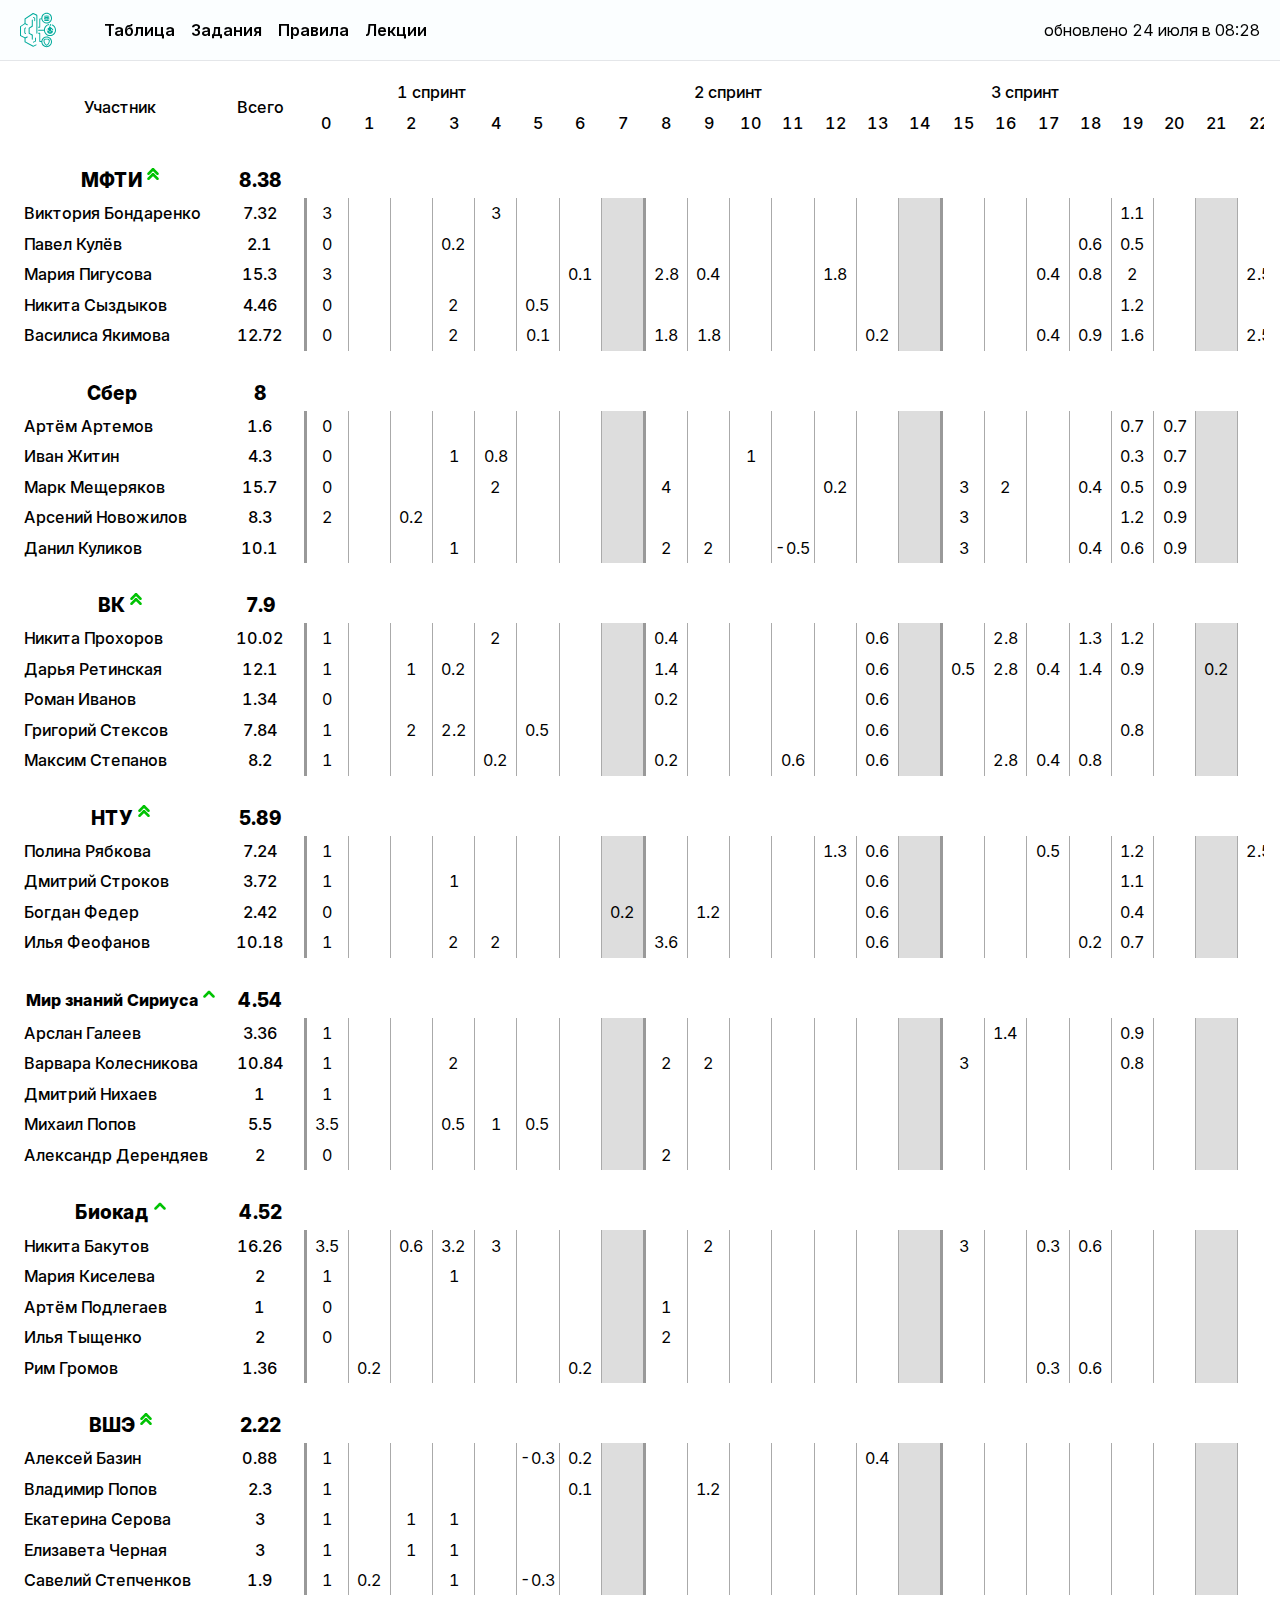
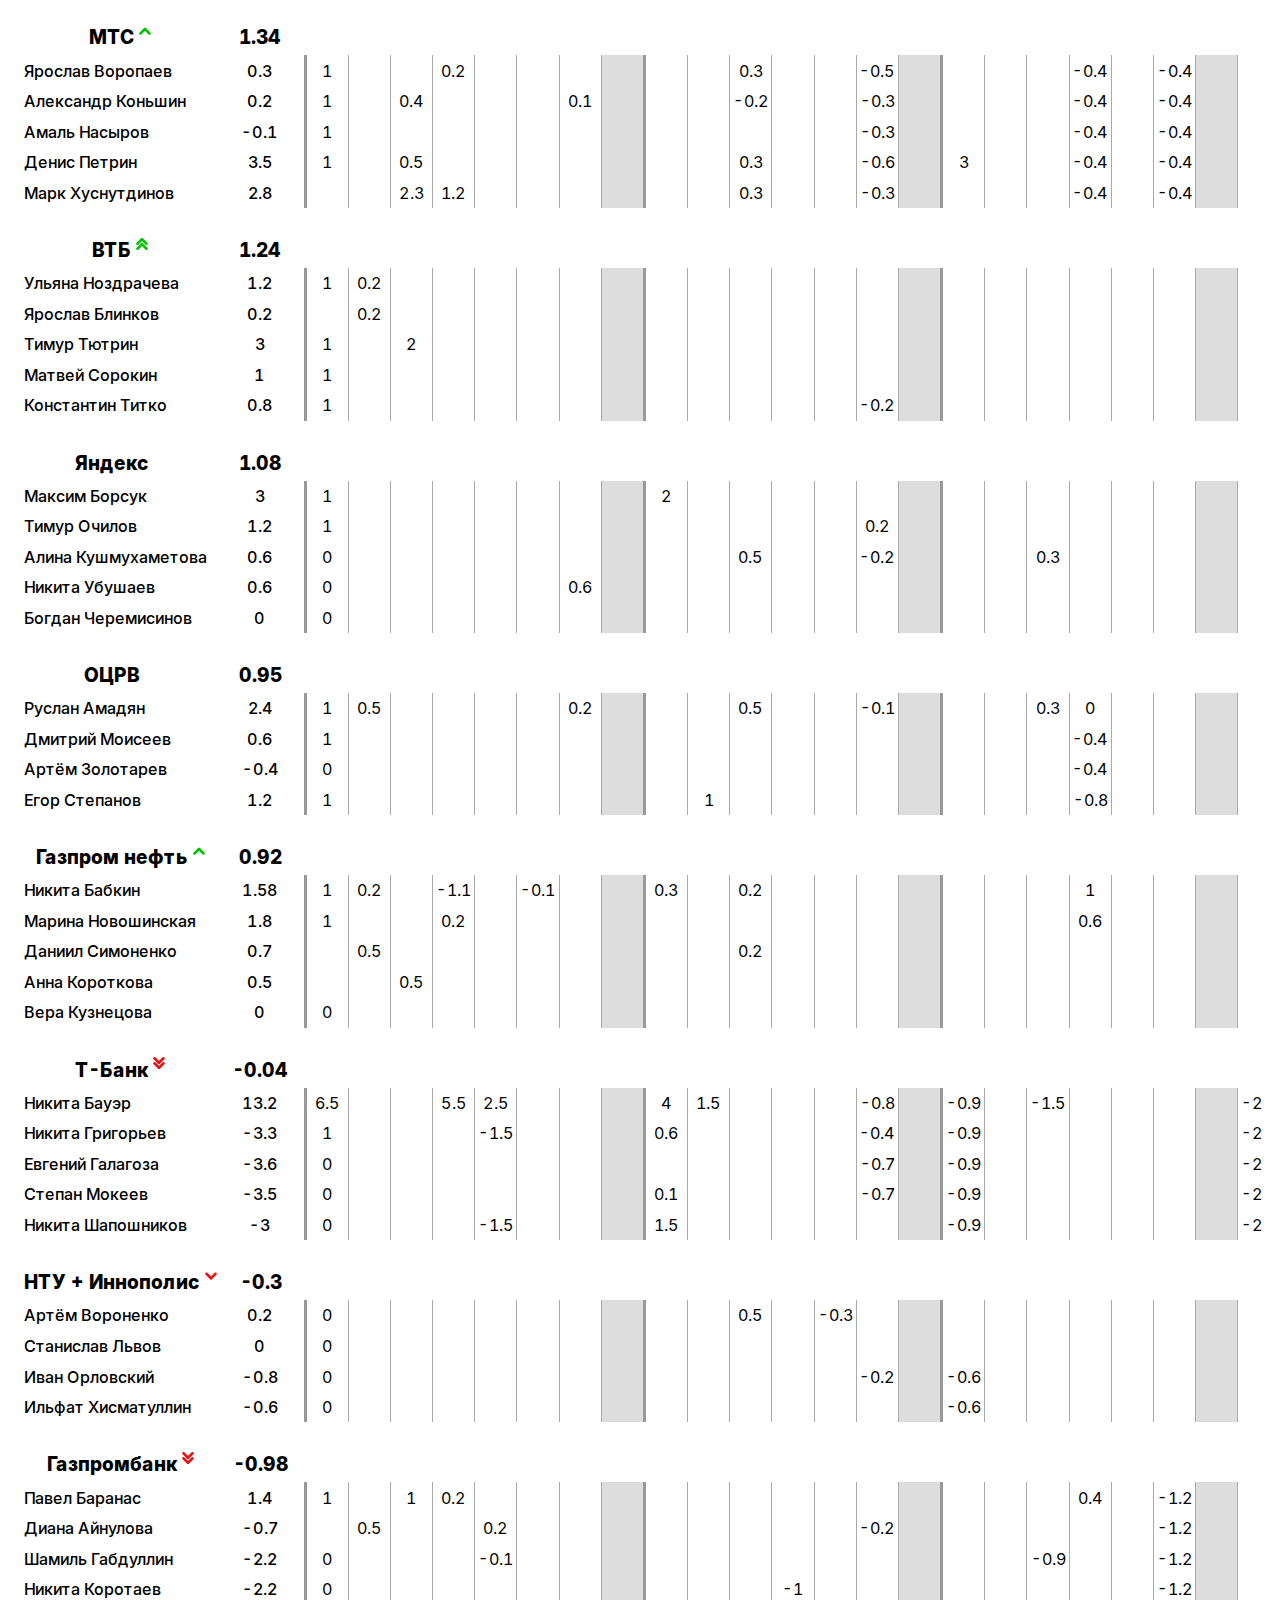
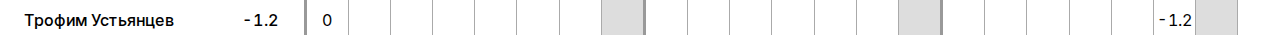
<file: index.html>
<!doctype html>
<html lang="en">
<head>
    <meta charset="utf-8"/>
    <link rel="icon" href="./favicon.svg"/>
    <link rel="preload" href="./fonts/inter.css"/>
    <link rel="stylesheet" href="./global.css"/>
    <link rel="stylesheet" href="./table.css"/>
    <meta name="viewport" content="width=device-width, initial-scale=1"/>
    
		<link href="./_app/immutable/assets/0.D1kuvphl.css" rel="stylesheet">
		<link href="./_app/immutable/assets/2.CNqHD_Rc.css" rel="stylesheet">
		<link rel="modulepreload" href="./_app/immutable/entry/start.URXIiESb.js">
		<link rel="modulepreload" href="./_app/immutable/chunks/CRhfgw18.js">
		<link rel="modulepreload" href="./_app/immutable/chunks/DDF4m0pS.js">
		<link rel="modulepreload" href="./_app/immutable/chunks/N0EN57gU.js">
		<link rel="modulepreload" href="./_app/immutable/chunks/DN_i9CUo.js">
		<link rel="modulepreload" href="./_app/immutable/chunks/DkZDGAYX.js">
		<link rel="modulepreload" href="./_app/immutable/entry/app.CBVIVUof.js">
		<link rel="modulepreload" href="./_app/immutable/chunks/CWj6FrbW.js">
		<link rel="modulepreload" href="./_app/immutable/chunks/CgBT14Z-.js">
		<link rel="modulepreload" href="./_app/immutable/chunks/CxYviVsr.js">
		<link rel="modulepreload" href="./_app/immutable/nodes/0.PtKaKnrb.js">
		<link rel="modulepreload" href="./_app/immutable/chunks/B23Soj36.js">
		<link rel="modulepreload" href="./_app/immutable/nodes/2.DEvPez_3.js">
		<link rel="modulepreload" href="./_app/immutable/chunks/KpGWsut3.js">
		<link rel="modulepreload" href="./_app/immutable/chunks/BhjTlle1.js">
</head>
<body data-sveltekit-preload-data="hover">
<div style="display: contents"><!--[--><!--[--><!----><header class="svelte-1nwtihy"><img src="/favicon.svg" alt="" role="presentation" class="svelte-1nwtihy"/> <nav class="svelte-1nwtihy"><a href="/" class="svelte-1nwtihy">Таблица</a> <a href="/tasks" class="svelte-1nwtihy">Задания</a> <a href="/rules" class="svelte-1nwtihy">Правила</a> <a href="/lectures" class="svelte-1nwtihy">Лекции</a></nav> <div class="updated svelte-1nwtihy">обновлено <!---->24&nbsp;июля&nbsp;в&nbsp;08:28<!----></div></header><!----> <!----><div class="wrapper"><table><thead><tr><th class="first" rowspan="2">Участник</th><th class="second" rowspan="2">Всего</th><th colspan="6">1 спринт</th><th></th><th colspan="6">2 спринт</th><th></th><th colspan="6">3 спринт</th><th></th></tr><tr><!--[--><th>0</th><th>1</th><th>2</th><th>3</th><th>4</th><th>5</th><th>6</th><th>7</th><th>8</th><th>9</th><th>10</th><th>11</th><th>12</th><th>13</th><th>14</th><th>15</th><th>16</th><th>17</th><th>18</th><th>19</th><th>20</th><th>21</th><th>22</th><th>23</th><th class="current">24</th><!--]--></tr></thead><tbody><!--[--><tr class="project"><th class="first name">МФТИ <svg width="0.75rem" height="0.75rem" viewBox="0 0 48 48" fill="none" xmlns="http://www.w3.org/2000/svg" class="svelte-7yduu7"><!--[1--><path d="M24 5L6 23" stroke="#00C303" stroke-width="10" stroke-linecap="round"></path><path d="M24 5L42 23" stroke="#00C303" stroke-width="10" stroke-linecap="round"></path><path d="M24 25L6 43" stroke="#00C303" stroke-width="10" stroke-linecap="round"></path><path d="M24 25L42 43" stroke="#00C303" stroke-width="10" stroke-linecap="round"></path><!--]--></svg><!----></th><th class="second stat">8.38</th></tr> <!--[--><tr><th class="first student">Виктория Бондаренко</th><th class="second">7.32</th><!--[--><td><!--[--><div class="tooltip svelte-twhlfe"><div class="svelte-twhlfe"><div class="cell"><div class="record svelte-15qybjr">3</div></div><!----></div> <!--[!--><!--]--></div><!--]--></td><td><!--[!--><div class="cell"><span class="zero svelte-15qybjr"></span></div><!--]--></td><td><!--[!--><div class="cell"><span class="zero svelte-15qybjr"></span></div><!--]--></td><td><!--[!--><div class="cell"><span class="zero svelte-15qybjr"></span></div><!--]--></td><td><!--[--><div class="tooltip svelte-twhlfe"><div class="svelte-twhlfe"><div class="cell"><div class="record svelte-15qybjr">3</div></div><!----></div> <!--[!--><!--]--></div><!--]--></td><td><!--[!--><div class="cell"><span class="zero svelte-15qybjr"></span></div><!--]--></td><td><!--[!--><div class="cell"><span class="zero svelte-15qybjr"></span></div><!--]--></td><td><!--[!--><div class="cell"><span class="zero svelte-15qybjr"></span></div><!--]--></td><td><!--[!--><div class="cell"><span class="zero svelte-15qybjr"></span></div><!--]--></td><td><!--[!--><div class="cell"><span class="zero svelte-15qybjr"></span></div><!--]--></td><td><!--[!--><div class="cell"><span class="zero svelte-15qybjr"></span></div><!--]--></td><td><!--[!--><div class="cell"><span class="zero svelte-15qybjr"></span></div><!--]--></td><td><!--[!--><div class="cell"><span class="zero svelte-15qybjr"></span></div><!--]--></td><td><!--[!--><div class="cell"><span class="zero svelte-15qybjr"></span></div><!--]--></td><td><!--[!--><div class="cell"><span class="zero svelte-15qybjr"></span></div><!--]--></td><td><!--[!--><div class="cell"><span class="zero svelte-15qybjr"></span></div><!--]--></td><td><!--[!--><div class="cell"><span class="zero svelte-15qybjr"></span></div><!--]--></td><td><!--[!--><div class="cell"><span class="zero svelte-15qybjr"></span></div><!--]--></td><td><!--[!--><div class="cell"><span class="zero svelte-15qybjr"></span></div><!--]--></td><td><!--[--><div class="tooltip svelte-twhlfe"><div class="svelte-twhlfe"><div class="cell"><div class="record svelte-15qybjr">1.1</div></div><!----></div> <!--[!--><!--]--></div><!--]--></td><td><!--[!--><div class="cell"><span class="zero svelte-15qybjr"></span></div><!--]--></td><td><!--[!--><div class="cell"><span class="zero svelte-15qybjr"></span></div><!--]--></td><td><!--[!--><div class="cell"><span class="zero svelte-15qybjr"></span></div><!--]--></td><td><!--[--><div class="tooltip svelte-twhlfe"><div class="svelte-twhlfe"><div class="cell"><div class="record svelte-15qybjr">0.2</div></div><!----></div> <!--[!--><!--]--></div><!--]--></td><td class="current"><!--[!--><div class="cell"><span class="zero svelte-15qybjr"></span></div><!--]--></td><!--]--></tr><tr><th class="first student">Павел Кулёв</th><th class="second">2.1</th><!--[--><td><!--[--><div class="tooltip svelte-twhlfe"><div class="svelte-twhlfe"><div class="cell"><div class="record svelte-15qybjr">0</div></div><!----></div> <!--[!--><!--]--></div><!--]--></td><td><!--[!--><div class="cell"><span class="zero svelte-15qybjr"></span></div><!--]--></td><td><!--[!--><div class="cell"><span class="zero svelte-15qybjr"></span></div><!--]--></td><td><!--[--><div class="tooltip svelte-twhlfe"><div class="svelte-twhlfe"><div class="cell"><div class="record svelte-15qybjr">0.2</div></div><!----></div> <!--[!--><!--]--></div><!--]--></td><td><!--[!--><div class="cell"><span class="zero svelte-15qybjr"></span></div><!--]--></td><td><!--[!--><div class="cell"><span class="zero svelte-15qybjr"></span></div><!--]--></td><td><!--[!--><div class="cell"><span class="zero svelte-15qybjr"></span></div><!--]--></td><td><!--[!--><div class="cell"><span class="zero svelte-15qybjr"></span></div><!--]--></td><td><!--[!--><div class="cell"><span class="zero svelte-15qybjr"></span></div><!--]--></td><td><!--[!--><div class="cell"><span class="zero svelte-15qybjr"></span></div><!--]--></td><td><!--[!--><div class="cell"><span class="zero svelte-15qybjr"></span></div><!--]--></td><td><!--[!--><div class="cell"><span class="zero svelte-15qybjr"></span></div><!--]--></td><td><!--[!--><div class="cell"><span class="zero svelte-15qybjr"></span></div><!--]--></td><td><!--[!--><div class="cell"><span class="zero svelte-15qybjr"></span></div><!--]--></td><td><!--[!--><div class="cell"><span class="zero svelte-15qybjr"></span></div><!--]--></td><td><!--[!--><div class="cell"><span class="zero svelte-15qybjr"></span></div><!--]--></td><td><!--[!--><div class="cell"><span class="zero svelte-15qybjr"></span></div><!--]--></td><td><!--[!--><div class="cell"><span class="zero svelte-15qybjr"></span></div><!--]--></td><td><!--[--><div class="tooltip svelte-twhlfe"><div class="svelte-twhlfe"><div class="cell"><div class="record svelte-15qybjr">0.6</div></div><!----></div> <!--[!--><!--]--></div><!--]--></td><td><!--[--><div class="tooltip svelte-twhlfe"><div class="svelte-twhlfe"><div class="cell"><div class="record svelte-15qybjr">0.5</div></div><!----></div> <!--[!--><!--]--></div><!--]--></td><td><!--[!--><div class="cell"><span class="zero svelte-15qybjr"></span></div><!--]--></td><td><!--[!--><div class="cell"><span class="zero svelte-15qybjr"></span></div><!--]--></td><td><!--[!--><div class="cell"><span class="zero svelte-15qybjr"></span></div><!--]--></td><td><!--[--><div class="tooltip svelte-twhlfe"><div class="svelte-twhlfe"><div class="cell"><div class="record svelte-15qybjr">0.7</div></div><!----></div> <!--[!--><!--]--></div><!--]--></td><td class="current"><!--[!--><div class="cell"><span class="zero svelte-15qybjr"></span></div><!--]--></td><!--]--></tr><tr><th class="first student">Мария Пигусова</th><th class="second">15.3</th><!--[--><td><!--[--><div class="tooltip svelte-twhlfe"><div class="svelte-twhlfe"><div class="cell"><div class="record svelte-15qybjr">3</div></div><!----></div> <!--[!--><!--]--></div><!--]--></td><td><!--[!--><div class="cell"><span class="zero svelte-15qybjr"></span></div><!--]--></td><td><!--[!--><div class="cell"><span class="zero svelte-15qybjr"></span></div><!--]--></td><td><!--[!--><div class="cell"><span class="zero svelte-15qybjr"></span></div><!--]--></td><td><!--[!--><div class="cell"><span class="zero svelte-15qybjr"></span></div><!--]--></td><td><!--[!--><div class="cell"><span class="zero svelte-15qybjr"></span></div><!--]--></td><td><!--[--><div class="tooltip svelte-twhlfe"><div class="svelte-twhlfe"><div class="cell"><div class="record svelte-15qybjr">0.1</div></div><!----></div> <!--[!--><!--]--></div><!--]--></td><td><!--[!--><div class="cell"><span class="zero svelte-15qybjr"></span></div><!--]--></td><td><!--[--><div class="tooltip svelte-twhlfe"><div class="svelte-twhlfe"><div class="cell"><div class="record svelte-15qybjr">2.8</div></div><!----></div> <!--[!--><!--]--></div><!--]--></td><td><!--[--><div class="tooltip svelte-twhlfe"><div class="svelte-twhlfe"><div class="cell"><div class="record svelte-15qybjr">0.4</div></div><!----></div> <!--[!--><!--]--></div><!--]--></td><td><!--[!--><div class="cell"><span class="zero svelte-15qybjr"></span></div><!--]--></td><td><!--[!--><div class="cell"><span class="zero svelte-15qybjr"></span></div><!--]--></td><td><!--[--><div class="tooltip svelte-twhlfe"><div class="svelte-twhlfe"><div class="cell"><div class="record svelte-15qybjr">1.8</div></div><!----></div> <!--[!--><!--]--></div><!--]--></td><td><!--[!--><div class="cell"><span class="zero svelte-15qybjr"></span></div><!--]--></td><td><!--[!--><div class="cell"><span class="zero svelte-15qybjr"></span></div><!--]--></td><td><!--[!--><div class="cell"><span class="zero svelte-15qybjr"></span></div><!--]--></td><td><!--[!--><div class="cell"><span class="zero svelte-15qybjr"></span></div><!--]--></td><td><!--[--><div class="tooltip svelte-twhlfe"><div class="svelte-twhlfe"><div class="cell"><div class="record svelte-15qybjr">0.4</div></div><!----></div> <!--[!--><!--]--></div><!--]--></td><td><!--[--><div class="tooltip svelte-twhlfe"><div class="svelte-twhlfe"><div class="cell"><div class="record svelte-15qybjr">0.8</div></div><!----></div> <!--[!--><!--]--></div><!--]--></td><td><!--[--><div class="tooltip svelte-twhlfe"><div class="svelte-twhlfe"><div class="cell"><div class="record svelte-15qybjr">2</div></div><!----></div> <!--[!--><!--]--></div><!--]--></td><td><!--[!--><div class="cell"><span class="zero svelte-15qybjr"></span></div><!--]--></td><td><!--[!--><div class="cell"><span class="zero svelte-15qybjr"></span></div><!--]--></td><td><!--[--><div class="tooltip svelte-twhlfe"><div class="svelte-twhlfe"><div class="cell"><div class="record svelte-15qybjr">2.5</div></div><!----></div> <!--[!--><!--]--></div><!--]--></td><td><!--[--><div class="tooltip svelte-twhlfe"><div class="svelte-twhlfe"><div class="cell"><div class="record svelte-15qybjr">1.2</div></div><!----></div> <!--[!--><!--]--></div><!--]--></td><td class="current"><!--[!--><div class="cell"><span class="zero svelte-15qybjr"></span></div><!--]--></td><!--]--></tr><tr><th class="first student">Никита Сыздыков</th><th class="second">4.46</th><!--[--><td><!--[--><div class="tooltip svelte-twhlfe"><div class="svelte-twhlfe"><div class="cell"><div class="record svelte-15qybjr">0</div></div><!----></div> <!--[!--><!--]--></div><!--]--></td><td><!--[!--><div class="cell"><span class="zero svelte-15qybjr"></span></div><!--]--></td><td><!--[!--><div class="cell"><span class="zero svelte-15qybjr"></span></div><!--]--></td><td><!--[--><div class="tooltip svelte-twhlfe"><div class="svelte-twhlfe"><div class="cell"><div class="record svelte-15qybjr">2</div></div><!----></div> <!--[!--><!--]--></div><!--]--></td><td><!--[!--><div class="cell"><span class="zero svelte-15qybjr"></span></div><!--]--></td><td><!--[--><div class="tooltip svelte-twhlfe"><div class="svelte-twhlfe"><div class="cell"><div class="record svelte-15qybjr">0.5</div></div><!----></div> <!--[!--><!--]--></div><!--]--></td><td><!--[!--><div class="cell"><span class="zero svelte-15qybjr"></span></div><!--]--></td><td><!--[!--><div class="cell"><span class="zero svelte-15qybjr"></span></div><!--]--></td><td><!--[!--><div class="cell"><span class="zero svelte-15qybjr"></span></div><!--]--></td><td><!--[!--><div class="cell"><span class="zero svelte-15qybjr"></span></div><!--]--></td><td><!--[!--><div class="cell"><span class="zero svelte-15qybjr"></span></div><!--]--></td><td><!--[!--><div class="cell"><span class="zero svelte-15qybjr"></span></div><!--]--></td><td><!--[!--><div class="cell"><span class="zero svelte-15qybjr"></span></div><!--]--></td><td><!--[!--><div class="cell"><span class="zero svelte-15qybjr"></span></div><!--]--></td><td><!--[!--><div class="cell"><span class="zero svelte-15qybjr"></span></div><!--]--></td><td><!--[!--><div class="cell"><span class="zero svelte-15qybjr"></span></div><!--]--></td><td><!--[!--><div class="cell"><span class="zero svelte-15qybjr"></span></div><!--]--></td><td><!--[!--><div class="cell"><span class="zero svelte-15qybjr"></span></div><!--]--></td><td><!--[!--><div class="cell"><span class="zero svelte-15qybjr"></span></div><!--]--></td><td><!--[--><div class="tooltip svelte-twhlfe"><div class="svelte-twhlfe"><div class="cell"><div class="record svelte-15qybjr">1.2</div></div><!----></div> <!--[!--><!--]--></div><!--]--></td><td><!--[!--><div class="cell"><span class="zero svelte-15qybjr"></span></div><!--]--></td><td><!--[!--><div class="cell"><span class="zero svelte-15qybjr"></span></div><!--]--></td><td><!--[!--><div class="cell"><span class="zero svelte-15qybjr"></span></div><!--]--></td><td><!--[--><div class="tooltip svelte-twhlfe"><div class="svelte-twhlfe"><div class="cell"><div class="record svelte-15qybjr">0.7</div></div><!----></div> <!--[!--><!--]--></div><!--]--></td><td class="current"><!--[!--><div class="cell"><span class="zero svelte-15qybjr"></span></div><!--]--></td><!--]--></tr><tr><th class="first student">Василиса Якимова</th><th class="second">12.72</th><!--[--><td><!--[--><div class="tooltip svelte-twhlfe"><div class="svelte-twhlfe"><div class="cell"><div class="record svelte-15qybjr">0</div></div><!----></div> <!--[!--><!--]--></div><!--]--></td><td><!--[!--><div class="cell"><span class="zero svelte-15qybjr"></span></div><!--]--></td><td><!--[!--><div class="cell"><span class="zero svelte-15qybjr"></span></div><!--]--></td><td><!--[--><div class="tooltip svelte-twhlfe"><div class="svelte-twhlfe"><div class="cell"><div class="record svelte-15qybjr">2</div></div><!----></div> <!--[!--><!--]--></div><!--]--></td><td><!--[!--><div class="cell"><span class="zero svelte-15qybjr"></span></div><!--]--></td><td><!--[--><div class="tooltip svelte-twhlfe"><div class="svelte-twhlfe"><div class="cell"><div class="record svelte-15qybjr">0.1</div></div><!----></div> <!--[!--><!--]--></div><!--]--></td><td><!--[!--><div class="cell"><span class="zero svelte-15qybjr"></span></div><!--]--></td><td><!--[!--><div class="cell"><span class="zero svelte-15qybjr"></span></div><!--]--></td><td><!--[--><div class="tooltip svelte-twhlfe"><div class="svelte-twhlfe"><div class="cell"><div class="record svelte-15qybjr">1.8</div></div><!----></div> <!--[!--><!--]--></div><!--]--></td><td><!--[--><div class="tooltip svelte-twhlfe"><div class="svelte-twhlfe"><div class="cell"><div class="record svelte-15qybjr">1.8</div></div><!----></div> <!--[!--><!--]--></div><!--]--></td><td><!--[!--><div class="cell"><span class="zero svelte-15qybjr"></span></div><!--]--></td><td><!--[!--><div class="cell"><span class="zero svelte-15qybjr"></span></div><!--]--></td><td><!--[!--><div class="cell"><span class="zero svelte-15qybjr"></span></div><!--]--></td><td><!--[--><div class="tooltip svelte-twhlfe"><div class="svelte-twhlfe"><div class="cell"><div class="record svelte-15qybjr">0.2</div></div><!----></div> <!--[!--><!--]--></div><!--]--></td><td><!--[!--><div class="cell"><span class="zero svelte-15qybjr"></span></div><!--]--></td><td><!--[!--><div class="cell"><span class="zero svelte-15qybjr"></span></div><!--]--></td><td><!--[!--><div class="cell"><span class="zero svelte-15qybjr"></span></div><!--]--></td><td><!--[--><div class="tooltip svelte-twhlfe"><div class="svelte-twhlfe"><div class="cell"><div class="record svelte-15qybjr">0.4</div></div><!----></div> <!--[!--><!--]--></div><!--]--></td><td><!--[--><div class="tooltip svelte-twhlfe"><div class="svelte-twhlfe"><div class="cell"><div class="record svelte-15qybjr">0.9</div></div><!----></div> <!--[!--><!--]--></div><!--]--></td><td><!--[--><div class="tooltip svelte-twhlfe"><div class="svelte-twhlfe"><div class="cell"><div class="record svelte-15qybjr">1.6</div></div><!----></div> <!--[!--><!--]--></div><!--]--></td><td><!--[!--><div class="cell"><span class="zero svelte-15qybjr"></span></div><!--]--></td><td><!--[!--><div class="cell"><span class="zero svelte-15qybjr"></span></div><!--]--></td><td><!--[--><div class="tooltip svelte-twhlfe"><div class="svelte-twhlfe"><div class="cell"><div class="record svelte-15qybjr">2.5</div></div><!----></div> <!--[!--><!--]--></div><!--]--></td><td><!--[--><div class="tooltip svelte-twhlfe"><div class="svelte-twhlfe"><div class="cell"><div class="record svelte-15qybjr">1.2</div></div><!----></div> <!--[!--><!--]--></div><!--]--></td><td class="current"><!--[!--><div class="cell"><span class="zero svelte-15qybjr"></span></div><!--]--></td><!--]--></tr><!--]--><tr class="project"><th class="first name">Сбер <svg width="0.75rem" height="0.75rem" viewBox="0 0 48 48" fill="none" xmlns="http://www.w3.org/2000/svg" class="svelte-7yduu7"><!--[!--><!--]--></svg><!----></th><th class="second stat">8</th></tr> <!--[--><tr><th class="first student">Артём Артемов</th><th class="second">1.6</th><!--[--><td><!--[--><div class="tooltip svelte-twhlfe"><div class="svelte-twhlfe"><div class="cell"><div class="record svelte-15qybjr">0</div></div><!----></div> <!--[!--><!--]--></div><!--]--></td><td><!--[!--><div class="cell"><span class="zero svelte-15qybjr"></span></div><!--]--></td><td><!--[!--><div class="cell"><span class="zero svelte-15qybjr"></span></div><!--]--></td><td><!--[!--><div class="cell"><span class="zero svelte-15qybjr"></span></div><!--]--></td><td><!--[!--><div class="cell"><span class="zero svelte-15qybjr"></span></div><!--]--></td><td><!--[!--><div class="cell"><span class="zero svelte-15qybjr"></span></div><!--]--></td><td><!--[!--><div class="cell"><span class="zero svelte-15qybjr"></span></div><!--]--></td><td><!--[!--><div class="cell"><span class="zero svelte-15qybjr"></span></div><!--]--></td><td><!--[!--><div class="cell"><span class="zero svelte-15qybjr"></span></div><!--]--></td><td><!--[!--><div class="cell"><span class="zero svelte-15qybjr"></span></div><!--]--></td><td><!--[!--><div class="cell"><span class="zero svelte-15qybjr"></span></div><!--]--></td><td><!--[!--><div class="cell"><span class="zero svelte-15qybjr"></span></div><!--]--></td><td><!--[!--><div class="cell"><span class="zero svelte-15qybjr"></span></div><!--]--></td><td><!--[!--><div class="cell"><span class="zero svelte-15qybjr"></span></div><!--]--></td><td><!--[!--><div class="cell"><span class="zero svelte-15qybjr"></span></div><!--]--></td><td><!--[!--><div class="cell"><span class="zero svelte-15qybjr"></span></div><!--]--></td><td><!--[!--><div class="cell"><span class="zero svelte-15qybjr"></span></div><!--]--></td><td><!--[!--><div class="cell"><span class="zero svelte-15qybjr"></span></div><!--]--></td><td><!--[!--><div class="cell"><span class="zero svelte-15qybjr"></span></div><!--]--></td><td><!--[--><div class="tooltip svelte-twhlfe"><div class="svelte-twhlfe"><div class="cell"><div class="record svelte-15qybjr">0.7</div></div><!----></div> <!--[!--><!--]--></div><!--]--></td><td><!--[--><div class="tooltip svelte-twhlfe"><div class="svelte-twhlfe"><div class="cell"><div class="record svelte-15qybjr">0.7</div></div><!----></div> <!--[!--><!--]--></div><!--]--></td><td><!--[!--><div class="cell"><span class="zero svelte-15qybjr"></span></div><!--]--></td><td><!--[!--><div class="cell"><span class="zero svelte-15qybjr"></span></div><!--]--></td><td><!--[--><div class="tooltip svelte-twhlfe"><div class="svelte-twhlfe"><div class="cell"><div class="record svelte-15qybjr">0.2</div></div><!----></div> <!--[!--><!--]--></div><!--]--></td><td class="current"><!--[!--><div class="cell"><span class="zero svelte-15qybjr"></span></div><!--]--></td><!--]--></tr><tr><th class="first student">Иван Житин</th><th class="second">4.3</th><!--[--><td><!--[--><div class="tooltip svelte-twhlfe"><div class="svelte-twhlfe"><div class="cell"><div class="record svelte-15qybjr">0</div></div><!----></div> <!--[!--><!--]--></div><!--]--></td><td><!--[!--><div class="cell"><span class="zero svelte-15qybjr"></span></div><!--]--></td><td><!--[!--><div class="cell"><span class="zero svelte-15qybjr"></span></div><!--]--></td><td><!--[--><div class="tooltip svelte-twhlfe"><div class="svelte-twhlfe"><div class="cell"><div class="record svelte-15qybjr">1</div></div><!----></div> <!--[!--><!--]--></div><!--]--></td><td><!--[--><div class="tooltip svelte-twhlfe"><div class="svelte-twhlfe"><div class="cell"><div class="record svelte-15qybjr">0.8</div></div><!----></div> <!--[!--><!--]--></div><!--]--></td><td><!--[!--><div class="cell"><span class="zero svelte-15qybjr"></span></div><!--]--></td><td><!--[!--><div class="cell"><span class="zero svelte-15qybjr"></span></div><!--]--></td><td><!--[!--><div class="cell"><span class="zero svelte-15qybjr"></span></div><!--]--></td><td><!--[!--><div class="cell"><span class="zero svelte-15qybjr"></span></div><!--]--></td><td><!--[!--><div class="cell"><span class="zero svelte-15qybjr"></span></div><!--]--></td><td><!--[--><div class="tooltip svelte-twhlfe"><div class="svelte-twhlfe"><div class="cell"><div class="record svelte-15qybjr">1</div></div><!----></div> <!--[!--><!--]--></div><!--]--></td><td><!--[!--><div class="cell"><span class="zero svelte-15qybjr"></span></div><!--]--></td><td><!--[!--><div class="cell"><span class="zero svelte-15qybjr"></span></div><!--]--></td><td><!--[!--><div class="cell"><span class="zero svelte-15qybjr"></span></div><!--]--></td><td><!--[!--><div class="cell"><span class="zero svelte-15qybjr"></span></div><!--]--></td><td><!--[!--><div class="cell"><span class="zero svelte-15qybjr"></span></div><!--]--></td><td><!--[!--><div class="cell"><span class="zero svelte-15qybjr"></span></div><!--]--></td><td><!--[!--><div class="cell"><span class="zero svelte-15qybjr"></span></div><!--]--></td><td><!--[!--><div class="cell"><span class="zero svelte-15qybjr"></span></div><!--]--></td><td><!--[--><div class="tooltip svelte-twhlfe"><div class="svelte-twhlfe"><div class="cell"><div class="record svelte-15qybjr">0.3</div></div><!----></div> <!--[!--><!--]--></div><!--]--></td><td><!--[--><div class="tooltip svelte-twhlfe"><div class="svelte-twhlfe"><div class="cell"><div class="record svelte-15qybjr">0.7</div></div><!----></div> <!--[!--><!--]--></div><!--]--></td><td><!--[!--><div class="cell"><span class="zero svelte-15qybjr"></span></div><!--]--></td><td><!--[!--><div class="cell"><span class="zero svelte-15qybjr"></span></div><!--]--></td><td><!--[--><div class="tooltip svelte-twhlfe"><div class="svelte-twhlfe"><div class="cell"><div class="record svelte-15qybjr">0.5</div></div><!----></div> <!--[!--><!--]--></div><!--]--></td><td class="current"><!--[!--><div class="cell"><span class="zero svelte-15qybjr"></span></div><!--]--></td><!--]--></tr><tr><th class="first student">Марк Мещеряков</th><th class="second">15.7</th><!--[--><td><!--[--><div class="tooltip svelte-twhlfe"><div class="svelte-twhlfe"><div class="cell"><div class="record svelte-15qybjr">0</div></div><!----></div> <!--[!--><!--]--></div><!--]--></td><td><!--[!--><div class="cell"><span class="zero svelte-15qybjr"></span></div><!--]--></td><td><!--[!--><div class="cell"><span class="zero svelte-15qybjr"></span></div><!--]--></td><td><!--[!--><div class="cell"><span class="zero svelte-15qybjr"></span></div><!--]--></td><td><!--[--><div class="tooltip svelte-twhlfe"><div class="svelte-twhlfe"><div class="cell"><div class="record svelte-15qybjr">2</div></div><!----></div> <!--[!--><!--]--></div><!--]--></td><td><!--[!--><div class="cell"><span class="zero svelte-15qybjr"></span></div><!--]--></td><td><!--[!--><div class="cell"><span class="zero svelte-15qybjr"></span></div><!--]--></td><td><!--[!--><div class="cell"><span class="zero svelte-15qybjr"></span></div><!--]--></td><td><!--[--><div class="tooltip svelte-twhlfe"><div class="svelte-twhlfe"><div class="cell"><div class="record svelte-15qybjr">4</div></div><!----></div> <!--[!--><!--]--></div><!--]--></td><td><!--[!--><div class="cell"><span class="zero svelte-15qybjr"></span></div><!--]--></td><td><!--[!--><div class="cell"><span class="zero svelte-15qybjr"></span></div><!--]--></td><td><!--[!--><div class="cell"><span class="zero svelte-15qybjr"></span></div><!--]--></td><td><!--[--><div class="tooltip svelte-twhlfe"><div class="svelte-twhlfe"><div class="cell"><div class="record svelte-15qybjr">0.2</div></div><!----></div> <!--[!--><!--]--></div><!--]--></td><td><!--[!--><div class="cell"><span class="zero svelte-15qybjr"></span></div><!--]--></td><td><!--[!--><div class="cell"><span class="zero svelte-15qybjr"></span></div><!--]--></td><td><!--[--><div class="tooltip svelte-twhlfe"><div class="svelte-twhlfe"><div class="cell"><div class="record svelte-15qybjr">3</div></div><!----></div> <!--[!--><!--]--></div><!--]--></td><td><!--[--><div class="tooltip svelte-twhlfe"><div class="svelte-twhlfe"><div class="cell"><div class="record svelte-15qybjr">2</div></div><!----></div> <!--[!--><!--]--></div><!--]--></td><td><!--[!--><div class="cell"><span class="zero svelte-15qybjr"></span></div><!--]--></td><td><!--[--><div class="tooltip svelte-twhlfe"><div class="svelte-twhlfe"><div class="cell"><div class="record svelte-15qybjr">0.4</div></div><!----></div> <!--[!--><!--]--></div><!--]--></td><td><!--[--><div class="tooltip svelte-twhlfe"><div class="svelte-twhlfe"><div class="cell"><div class="record svelte-15qybjr">0.5</div></div><!----></div> <!--[!--><!--]--></div><!--]--></td><td><!--[--><div class="tooltip svelte-twhlfe"><div class="svelte-twhlfe"><div class="cell"><div class="record svelte-15qybjr">0.9</div></div><!----></div> <!--[!--><!--]--></div><!--]--></td><td><!--[!--><div class="cell"><span class="zero svelte-15qybjr"></span></div><!--]--></td><td><!--[!--><div class="cell"><span class="zero svelte-15qybjr"></span></div><!--]--></td><td><!--[--><div class="tooltip svelte-twhlfe"><div class="svelte-twhlfe"><div class="cell"><div class="record svelte-15qybjr">2.7</div></div><!----></div> <!--[!--><!--]--></div><!--]--></td><td class="current"><!--[!--><div class="cell"><span class="zero svelte-15qybjr"></span></div><!--]--></td><!--]--></tr><tr><th class="first student">Арсений Новожилов</th><th class="second">8.3</th><!--[--><td><!--[--><div class="tooltip svelte-twhlfe"><div class="svelte-twhlfe"><div class="cell"><div class="record svelte-15qybjr">2</div></div><!----></div> <!--[!--><!--]--></div><!--]--></td><td><!--[!--><div class="cell"><span class="zero svelte-15qybjr"></span></div><!--]--></td><td><!--[--><div class="tooltip svelte-twhlfe"><div class="svelte-twhlfe"><div class="cell"><div class="record svelte-15qybjr">0.2</div></div><!----></div> <!--[!--><!--]--></div><!--]--></td><td><!--[!--><div class="cell"><span class="zero svelte-15qybjr"></span></div><!--]--></td><td><!--[!--><div class="cell"><span class="zero svelte-15qybjr"></span></div><!--]--></td><td><!--[!--><div class="cell"><span class="zero svelte-15qybjr"></span></div><!--]--></td><td><!--[!--><div class="cell"><span class="zero svelte-15qybjr"></span></div><!--]--></td><td><!--[!--><div class="cell"><span class="zero svelte-15qybjr"></span></div><!--]--></td><td><!--[!--><div class="cell"><span class="zero svelte-15qybjr"></span></div><!--]--></td><td><!--[!--><div class="cell"><span class="zero svelte-15qybjr"></span></div><!--]--></td><td><!--[!--><div class="cell"><span class="zero svelte-15qybjr"></span></div><!--]--></td><td><!--[!--><div class="cell"><span class="zero svelte-15qybjr"></span></div><!--]--></td><td><!--[!--><div class="cell"><span class="zero svelte-15qybjr"></span></div><!--]--></td><td><!--[!--><div class="cell"><span class="zero svelte-15qybjr"></span></div><!--]--></td><td><!--[!--><div class="cell"><span class="zero svelte-15qybjr"></span></div><!--]--></td><td><!--[--><div class="tooltip svelte-twhlfe"><div class="svelte-twhlfe"><div class="cell"><div class="record svelte-15qybjr">3</div></div><!----></div> <!--[!--><!--]--></div><!--]--></td><td><!--[!--><div class="cell"><span class="zero svelte-15qybjr"></span></div><!--]--></td><td><!--[!--><div class="cell"><span class="zero svelte-15qybjr"></span></div><!--]--></td><td><!--[!--><div class="cell"><span class="zero svelte-15qybjr"></span></div><!--]--></td><td><!--[--><div class="tooltip svelte-twhlfe"><div class="svelte-twhlfe"><div class="cell"><div class="record svelte-15qybjr">1.2</div></div><!----></div> <!--[!--><!--]--></div><!--]--></td><td><!--[--><div class="tooltip svelte-twhlfe"><div class="svelte-twhlfe"><div class="cell"><div class="record svelte-15qybjr">0.9</div></div><!----></div> <!--[!--><!--]--></div><!--]--></td><td><!--[!--><div class="cell"><span class="zero svelte-15qybjr"></span></div><!--]--></td><td><!--[!--><div class="cell"><span class="zero svelte-15qybjr"></span></div><!--]--></td><td><!--[--><div class="tooltip svelte-twhlfe"><div class="svelte-twhlfe"><div class="cell"><div class="record svelte-15qybjr">1</div></div><!----></div> <!--[!--><!--]--></div><!--]--></td><td class="current"><!--[!--><div class="cell"><span class="zero svelte-15qybjr"></span></div><!--]--></td><!--]--></tr><tr><th class="first student">Данил Куликов</th><th class="second">10.1</th><!--[--><td><!--[!--><div class="cell"><span class="zero svelte-15qybjr"></span></div><!--]--></td><td><!--[!--><div class="cell"><span class="zero svelte-15qybjr"></span></div><!--]--></td><td><!--[!--><div class="cell"><span class="zero svelte-15qybjr"></span></div><!--]--></td><td><!--[--><div class="tooltip svelte-twhlfe"><div class="svelte-twhlfe"><div class="cell"><div class="record svelte-15qybjr">1</div></div><!----></div> <!--[!--><!--]--></div><!--]--></td><td><!--[!--><div class="cell"><span class="zero svelte-15qybjr"></span></div><!--]--></td><td><!--[!--><div class="cell"><span class="zero svelte-15qybjr"></span></div><!--]--></td><td><!--[!--><div class="cell"><span class="zero svelte-15qybjr"></span></div><!--]--></td><td><!--[!--><div class="cell"><span class="zero svelte-15qybjr"></span></div><!--]--></td><td><!--[--><div class="tooltip svelte-twhlfe"><div class="svelte-twhlfe"><div class="cell"><div class="record svelte-15qybjr">2</div></div><!----></div> <!--[!--><!--]--></div><!--]--></td><td><!--[--><div class="tooltip svelte-twhlfe"><div class="svelte-twhlfe"><div class="cell"><div class="record svelte-15qybjr">2</div></div><!----></div> <!--[!--><!--]--></div><!--]--></td><td><!--[!--><div class="cell"><span class="zero svelte-15qybjr"></span></div><!--]--></td><td><!--[--><div class="tooltip svelte-twhlfe"><div class="svelte-twhlfe"><div class="cell"><div class="record svelte-15qybjr">-0.5</div></div><!----></div> <!--[!--><!--]--></div><!--]--></td><td><!--[!--><div class="cell"><span class="zero svelte-15qybjr"></span></div><!--]--></td><td><!--[!--><div class="cell"><span class="zero svelte-15qybjr"></span></div><!--]--></td><td><!--[!--><div class="cell"><span class="zero svelte-15qybjr"></span></div><!--]--></td><td><!--[--><div class="tooltip svelte-twhlfe"><div class="svelte-twhlfe"><div class="cell"><div class="record svelte-15qybjr">3</div></div><!----></div> <!--[!--><!--]--></div><!--]--></td><td><!--[!--><div class="cell"><span class="zero svelte-15qybjr"></span></div><!--]--></td><td><!--[!--><div class="cell"><span class="zero svelte-15qybjr"></span></div><!--]--></td><td><!--[--><div class="tooltip svelte-twhlfe"><div class="svelte-twhlfe"><div class="cell"><div class="record svelte-15qybjr">0.4</div></div><!----></div> <!--[!--><!--]--></div><!--]--></td><td><!--[--><div class="tooltip svelte-twhlfe"><div class="svelte-twhlfe"><div class="cell"><div class="record svelte-15qybjr">0.6</div></div><!----></div> <!--[!--><!--]--></div><!--]--></td><td><!--[--><div class="tooltip svelte-twhlfe"><div class="svelte-twhlfe"><div class="cell"><div class="record svelte-15qybjr">0.9</div></div><!----></div> <!--[!--><!--]--></div><!--]--></td><td><!--[!--><div class="cell"><span class="zero svelte-15qybjr"></span></div><!--]--></td><td><!--[!--><div class="cell"><span class="zero svelte-15qybjr"></span></div><!--]--></td><td><!--[--><div class="tooltip svelte-twhlfe"><div class="svelte-twhlfe"><div class="cell"><div class="record svelte-15qybjr">0.7</div></div><!----></div> <!--[!--><!--]--></div><!--]--></td><td class="current"><!--[!--><div class="cell"><span class="zero svelte-15qybjr"></span></div><!--]--></td><!--]--></tr><!--]--><tr class="project"><th class="first name">ВК <svg width="0.75rem" height="0.75rem" viewBox="0 0 48 48" fill="none" xmlns="http://www.w3.org/2000/svg" class="svelte-7yduu7"><!--[1--><path d="M24 5L6 23" stroke="#00C303" stroke-width="10" stroke-linecap="round"></path><path d="M24 5L42 23" stroke="#00C303" stroke-width="10" stroke-linecap="round"></path><path d="M24 25L6 43" stroke="#00C303" stroke-width="10" stroke-linecap="round"></path><path d="M24 25L42 43" stroke="#00C303" stroke-width="10" stroke-linecap="round"></path><!--]--></svg><!----></th><th class="second stat">7.9</th></tr> <!--[--><tr><th class="first student">Никита Прохоров</th><th class="second">10.02</th><!--[--><td><!--[--><div class="tooltip svelte-twhlfe"><div class="svelte-twhlfe"><div class="cell"><div class="record svelte-15qybjr">1</div></div><!----></div> <!--[!--><!--]--></div><!--]--></td><td><!--[!--><div class="cell"><span class="zero svelte-15qybjr"></span></div><!--]--></td><td><!--[!--><div class="cell"><span class="zero svelte-15qybjr"></span></div><!--]--></td><td><!--[!--><div class="cell"><span class="zero svelte-15qybjr"></span></div><!--]--></td><td><!--[--><div class="tooltip svelte-twhlfe"><div class="svelte-twhlfe"><div class="cell"><div class="record svelte-15qybjr">2</div></div><!----></div> <!--[!--><!--]--></div><!--]--></td><td><!--[!--><div class="cell"><span class="zero svelte-15qybjr"></span></div><!--]--></td><td><!--[!--><div class="cell"><span class="zero svelte-15qybjr"></span></div><!--]--></td><td><!--[!--><div class="cell"><span class="zero svelte-15qybjr"></span></div><!--]--></td><td><!--[--><div class="tooltip svelte-twhlfe"><div class="svelte-twhlfe"><div class="cell"><div class="record svelte-15qybjr">0.4</div></div><!----></div> <!--[!--><!--]--></div><!--]--></td><td><!--[!--><div class="cell"><span class="zero svelte-15qybjr"></span></div><!--]--></td><td><!--[!--><div class="cell"><span class="zero svelte-15qybjr"></span></div><!--]--></td><td><!--[!--><div class="cell"><span class="zero svelte-15qybjr"></span></div><!--]--></td><td><!--[!--><div class="cell"><span class="zero svelte-15qybjr"></span></div><!--]--></td><td><!--[--><div class="tooltip svelte-twhlfe"><div class="svelte-twhlfe"><div class="cell"><div class="record svelte-15qybjr">0.6</div></div><!----></div> <!--[!--><!--]--></div><!--]--></td><td><!--[!--><div class="cell"><span class="zero svelte-15qybjr"></span></div><!--]--></td><td><!--[!--><div class="cell"><span class="zero svelte-15qybjr"></span></div><!--]--></td><td><!--[--><div class="tooltip svelte-twhlfe"><div class="svelte-twhlfe"><div class="cell"><div class="record svelte-15qybjr">2.8</div></div><!----></div> <!--[!--><!--]--></div><!--]--></td><td><!--[!--><div class="cell"><span class="zero svelte-15qybjr"></span></div><!--]--></td><td><!--[--><div class="tooltip svelte-twhlfe"><div class="svelte-twhlfe"><div class="cell"><div class="record svelte-15qybjr">1.3</div></div><!----></div> <!--[!--><!--]--></div><!--]--></td><td><!--[--><div class="tooltip svelte-twhlfe"><div class="svelte-twhlfe"><div class="cell"><div class="record svelte-15qybjr">1.2</div></div><!----></div> <!--[!--><!--]--></div><!--]--></td><td><!--[!--><div class="cell"><span class="zero svelte-15qybjr"></span></div><!--]--></td><td><!--[!--><div class="cell"><span class="zero svelte-15qybjr"></span></div><!--]--></td><td><!--[!--><div class="cell"><span class="zero svelte-15qybjr"></span></div><!--]--></td><td><!--[--><div class="tooltip svelte-twhlfe"><div class="svelte-twhlfe"><div class="cell"><div class="record svelte-15qybjr">0.5</div></div><!----></div> <!--[!--><!--]--></div><!--]--></td><td class="current"><!--[!--><div class="cell"><span class="zero svelte-15qybjr"></span></div><!--]--></td><!--]--></tr><tr><th class="first student">Дарья Ретинская</th><th class="second">12.1</th><!--[--><td><!--[--><div class="tooltip svelte-twhlfe"><div class="svelte-twhlfe"><div class="cell"><div class="record svelte-15qybjr">1</div></div><!----></div> <!--[!--><!--]--></div><!--]--></td><td><!--[!--><div class="cell"><span class="zero svelte-15qybjr"></span></div><!--]--></td><td><!--[--><div class="tooltip svelte-twhlfe"><div class="svelte-twhlfe"><div class="cell"><div class="record svelte-15qybjr">1</div></div><!----></div> <!--[!--><!--]--></div><!--]--></td><td><!--[--><div class="tooltip svelte-twhlfe"><div class="svelte-twhlfe"><div class="cell"><div class="record svelte-15qybjr">0.2</div></div><!----></div> <!--[!--><!--]--></div><!--]--></td><td><!--[!--><div class="cell"><span class="zero svelte-15qybjr"></span></div><!--]--></td><td><!--[!--><div class="cell"><span class="zero svelte-15qybjr"></span></div><!--]--></td><td><!--[!--><div class="cell"><span class="zero svelte-15qybjr"></span></div><!--]--></td><td><!--[!--><div class="cell"><span class="zero svelte-15qybjr"></span></div><!--]--></td><td><!--[--><div class="tooltip svelte-twhlfe"><div class="svelte-twhlfe"><div class="cell"><div class="record svelte-15qybjr">1.4</div></div><!----></div> <!--[!--><!--]--></div><!--]--></td><td><!--[!--><div class="cell"><span class="zero svelte-15qybjr"></span></div><!--]--></td><td><!--[!--><div class="cell"><span class="zero svelte-15qybjr"></span></div><!--]--></td><td><!--[!--><div class="cell"><span class="zero svelte-15qybjr"></span></div><!--]--></td><td><!--[!--><div class="cell"><span class="zero svelte-15qybjr"></span></div><!--]--></td><td><!--[--><div class="tooltip svelte-twhlfe"><div class="svelte-twhlfe"><div class="cell"><div class="record svelte-15qybjr">0.6</div></div><!----></div> <!--[!--><!--]--></div><!--]--></td><td><!--[!--><div class="cell"><span class="zero svelte-15qybjr"></span></div><!--]--></td><td><!--[--><div class="tooltip svelte-twhlfe"><div class="svelte-twhlfe"><div class="cell"><div class="record svelte-15qybjr">0.5</div></div><!----></div> <!--[!--><!--]--></div><!--]--></td><td><!--[--><div class="tooltip svelte-twhlfe"><div class="svelte-twhlfe"><div class="cell"><div class="record svelte-15qybjr">2.8</div></div><!----></div> <!--[!--><!--]--></div><!--]--></td><td><!--[--><div class="tooltip svelte-twhlfe"><div class="svelte-twhlfe"><div class="cell"><div class="record svelte-15qybjr">0.4</div></div><!----></div> <!--[!--><!--]--></div><!--]--></td><td><!--[--><div class="tooltip svelte-twhlfe"><div class="svelte-twhlfe"><div class="cell"><div class="record svelte-15qybjr">1.4</div></div><!----></div> <!--[!--><!--]--></div><!--]--></td><td><!--[--><div class="tooltip svelte-twhlfe"><div class="svelte-twhlfe"><div class="cell"><div class="record svelte-15qybjr">0.9</div></div><!----></div> <!--[!--><!--]--></div><!--]--></td><td><!--[!--><div class="cell"><span class="zero svelte-15qybjr"></span></div><!--]--></td><td><!--[--><div class="tooltip svelte-twhlfe"><div class="svelte-twhlfe"><div class="cell"><div class="record svelte-15qybjr">0.2</div></div><!----></div> <!--[!--><!--]--></div><!--]--></td><td><!--[!--><div class="cell"><span class="zero svelte-15qybjr"></span></div><!--]--></td><td><!--[--><div class="tooltip svelte-twhlfe"><div class="svelte-twhlfe"><div class="cell"><div class="record svelte-15qybjr">1.5</div></div><!----></div> <!--[!--><!--]--></div><!--]--></td><td class="current"><!--[!--><div class="cell"><span class="zero svelte-15qybjr"></span></div><!--]--></td><!--]--></tr><tr><th class="first student">Роман Иванов</th><th class="second">1.34</th><!--[--><td><!--[--><div class="tooltip svelte-twhlfe"><div class="svelte-twhlfe"><div class="cell"><div class="record svelte-15qybjr">0</div></div><!----></div> <!--[!--><!--]--></div><!--]--></td><td><!--[!--><div class="cell"><span class="zero svelte-15qybjr"></span></div><!--]--></td><td><!--[!--><div class="cell"><span class="zero svelte-15qybjr"></span></div><!--]--></td><td><!--[!--><div class="cell"><span class="zero svelte-15qybjr"></span></div><!--]--></td><td><!--[!--><div class="cell"><span class="zero svelte-15qybjr"></span></div><!--]--></td><td><!--[!--><div class="cell"><span class="zero svelte-15qybjr"></span></div><!--]--></td><td><!--[!--><div class="cell"><span class="zero svelte-15qybjr"></span></div><!--]--></td><td><!--[!--><div class="cell"><span class="zero svelte-15qybjr"></span></div><!--]--></td><td><!--[--><div class="tooltip svelte-twhlfe"><div class="svelte-twhlfe"><div class="cell"><div class="record svelte-15qybjr">0.2</div></div><!----></div> <!--[!--><!--]--></div><!--]--></td><td><!--[!--><div class="cell"><span class="zero svelte-15qybjr"></span></div><!--]--></td><td><!--[!--><div class="cell"><span class="zero svelte-15qybjr"></span></div><!--]--></td><td><!--[!--><div class="cell"><span class="zero svelte-15qybjr"></span></div><!--]--></td><td><!--[!--><div class="cell"><span class="zero svelte-15qybjr"></span></div><!--]--></td><td><!--[--><div class="tooltip svelte-twhlfe"><div class="svelte-twhlfe"><div class="cell"><div class="record svelte-15qybjr">0.6</div></div><!----></div> <!--[!--><!--]--></div><!--]--></td><td><!--[!--><div class="cell"><span class="zero svelte-15qybjr"></span></div><!--]--></td><td><!--[!--><div class="cell"><span class="zero svelte-15qybjr"></span></div><!--]--></td><td><!--[!--><div class="cell"><span class="zero svelte-15qybjr"></span></div><!--]--></td><td><!--[!--><div class="cell"><span class="zero svelte-15qybjr"></span></div><!--]--></td><td><!--[!--><div class="cell"><span class="zero svelte-15qybjr"></span></div><!--]--></td><td><!--[!--><div class="cell"><span class="zero svelte-15qybjr"></span></div><!--]--></td><td><!--[!--><div class="cell"><span class="zero svelte-15qybjr"></span></div><!--]--></td><td><!--[!--><div class="cell"><span class="zero svelte-15qybjr"></span></div><!--]--></td><td><!--[!--><div class="cell"><span class="zero svelte-15qybjr"></span></div><!--]--></td><td><!--[--><div class="tooltip svelte-twhlfe"><div class="svelte-twhlfe"><div class="cell"><div class="record svelte-15qybjr">0.5</div></div><!----></div> <!--[!--><!--]--></div><!--]--></td><td class="current"><!--[!--><div class="cell"><span class="zero svelte-15qybjr"></span></div><!--]--></td><!--]--></tr><tr><th class="first student">Григорий Стексов</th><th class="second">7.84</th><!--[--><td><!--[--><div class="tooltip svelte-twhlfe"><div class="svelte-twhlfe"><div class="cell"><div class="record svelte-15qybjr">1</div></div><!----></div> <!--[!--><!--]--></div><!--]--></td><td><!--[!--><div class="cell"><span class="zero svelte-15qybjr"></span></div><!--]--></td><td><!--[--><div class="tooltip svelte-twhlfe"><div class="svelte-twhlfe"><div class="cell"><div class="record svelte-15qybjr">2</div></div><!----></div> <!--[!--><!--]--></div><!--]--></td><td><!--[--><div class="tooltip svelte-twhlfe"><div class="svelte-twhlfe"><div class="cell"><div class="record svelte-15qybjr">2.2</div></div><!----></div> <!--[!--><!--]--></div><!--]--></td><td><!--[!--><div class="cell"><span class="zero svelte-15qybjr"></span></div><!--]--></td><td><!--[--><div class="tooltip svelte-twhlfe"><div class="svelte-twhlfe"><div class="cell"><div class="record svelte-15qybjr">0.5</div></div><!----></div> <!--[!--><!--]--></div><!--]--></td><td><!--[!--><div class="cell"><span class="zero svelte-15qybjr"></span></div><!--]--></td><td><!--[!--><div class="cell"><span class="zero svelte-15qybjr"></span></div><!--]--></td><td><!--[!--><div class="cell"><span class="zero svelte-15qybjr"></span></div><!--]--></td><td><!--[!--><div class="cell"><span class="zero svelte-15qybjr"></span></div><!--]--></td><td><!--[!--><div class="cell"><span class="zero svelte-15qybjr"></span></div><!--]--></td><td><!--[!--><div class="cell"><span class="zero svelte-15qybjr"></span></div><!--]--></td><td><!--[!--><div class="cell"><span class="zero svelte-15qybjr"></span></div><!--]--></td><td><!--[--><div class="tooltip svelte-twhlfe"><div class="svelte-twhlfe"><div class="cell"><div class="record svelte-15qybjr">0.6</div></div><!----></div> <!--[!--><!--]--></div><!--]--></td><td><!--[!--><div class="cell"><span class="zero svelte-15qybjr"></span></div><!--]--></td><td><!--[!--><div class="cell"><span class="zero svelte-15qybjr"></span></div><!--]--></td><td><!--[!--><div class="cell"><span class="zero svelte-15qybjr"></span></div><!--]--></td><td><!--[!--><div class="cell"><span class="zero svelte-15qybjr"></span></div><!--]--></td><td><!--[!--><div class="cell"><span class="zero svelte-15qybjr"></span></div><!--]--></td><td><!--[--><div class="tooltip svelte-twhlfe"><div class="svelte-twhlfe"><div class="cell"><div class="record svelte-15qybjr">0.8</div></div><!----></div> <!--[!--><!--]--></div><!--]--></td><td><!--[!--><div class="cell"><span class="zero svelte-15qybjr"></span></div><!--]--></td><td><!--[!--><div class="cell"><span class="zero svelte-15qybjr"></span></div><!--]--></td><td><!--[!--><div class="cell"><span class="zero svelte-15qybjr"></span></div><!--]--></td><td><!--[--><div class="tooltip svelte-twhlfe"><div class="svelte-twhlfe"><div class="cell"><div class="record svelte-15qybjr">0.7</div></div><!----></div> <!--[!--><!--]--></div><!--]--></td><td class="current"><!--[!--><div class="cell"><span class="zero svelte-15qybjr"></span></div><!--]--></td><!--]--></tr><tr><th class="first student">Максим Степанов</th><th class="second">8.2</th><!--[--><td><!--[--><div class="tooltip svelte-twhlfe"><div class="svelte-twhlfe"><div class="cell"><div class="record svelte-15qybjr">1</div></div><!----></div> <!--[!--><!--]--></div><!--]--></td><td><!--[!--><div class="cell"><span class="zero svelte-15qybjr"></span></div><!--]--></td><td><!--[!--><div class="cell"><span class="zero svelte-15qybjr"></span></div><!--]--></td><td><!--[!--><div class="cell"><span class="zero svelte-15qybjr"></span></div><!--]--></td><td><!--[--><div class="tooltip svelte-twhlfe"><div class="svelte-twhlfe"><div class="cell"><div class="record svelte-15qybjr">0.2</div></div><!----></div> <!--[!--><!--]--></div><!--]--></td><td><!--[!--><div class="cell"><span class="zero svelte-15qybjr"></span></div><!--]--></td><td><!--[!--><div class="cell"><span class="zero svelte-15qybjr"></span></div><!--]--></td><td><!--[!--><div class="cell"><span class="zero svelte-15qybjr"></span></div><!--]--></td><td><!--[--><div class="tooltip svelte-twhlfe"><div class="svelte-twhlfe"><div class="cell"><div class="record svelte-15qybjr">0.2</div></div><!----></div> <!--[!--><!--]--></div><!--]--></td><td><!--[!--><div class="cell"><span class="zero svelte-15qybjr"></span></div><!--]--></td><td><!--[!--><div class="cell"><span class="zero svelte-15qybjr"></span></div><!--]--></td><td><!--[--><div class="tooltip svelte-twhlfe"><div class="svelte-twhlfe"><div class="cell"><div class="record svelte-15qybjr">0.6</div></div><!----></div> <!--[!--><!--]--></div><!--]--></td><td><!--[!--><div class="cell"><span class="zero svelte-15qybjr"></span></div><!--]--></td><td><!--[--><div class="tooltip svelte-twhlfe"><div class="svelte-twhlfe"><div class="cell"><div class="record svelte-15qybjr">0.6</div></div><!----></div> <!--[!--><!--]--></div><!--]--></td><td><!--[!--><div class="cell"><span class="zero svelte-15qybjr"></span></div><!--]--></td><td><!--[!--><div class="cell"><span class="zero svelte-15qybjr"></span></div><!--]--></td><td><!--[--><div class="tooltip svelte-twhlfe"><div class="svelte-twhlfe"><div class="cell"><div class="record svelte-15qybjr">2.8</div></div><!----></div> <!--[!--><!--]--></div><!--]--></td><td><!--[--><div class="tooltip svelte-twhlfe"><div class="svelte-twhlfe"><div class="cell"><div class="record svelte-15qybjr">0.4</div></div><!----></div> <!--[!--><!--]--></div><!--]--></td><td><!--[--><div class="tooltip svelte-twhlfe"><div class="svelte-twhlfe"><div class="cell"><div class="record svelte-15qybjr">0.8</div></div><!----></div> <!--[!--><!--]--></div><!--]--></td><td><!--[!--><div class="cell"><span class="zero svelte-15qybjr"></span></div><!--]--></td><td><!--[!--><div class="cell"><span class="zero svelte-15qybjr"></span></div><!--]--></td><td><!--[!--><div class="cell"><span class="zero svelte-15qybjr"></span></div><!--]--></td><td><!--[!--><div class="cell"><span class="zero svelte-15qybjr"></span></div><!--]--></td><td><!--[--><div class="tooltip svelte-twhlfe"><div class="svelte-twhlfe"><div class="cell"><div class="record svelte-15qybjr">1.5</div></div><!----></div> <!--[!--><!--]--></div><!--]--></td><td class="current"><!--[!--><div class="cell"><span class="zero svelte-15qybjr"></span></div><!--]--></td><!--]--></tr><!--]--><tr class="project"><th class="first name">НТУ <svg width="0.75rem" height="0.75rem" viewBox="0 0 48 48" fill="none" xmlns="http://www.w3.org/2000/svg" class="svelte-7yduu7"><!--[1--><path d="M24 5L6 23" stroke="#00C303" stroke-width="10" stroke-linecap="round"></path><path d="M24 5L42 23" stroke="#00C303" stroke-width="10" stroke-linecap="round"></path><path d="M24 25L6 43" stroke="#00C303" stroke-width="10" stroke-linecap="round"></path><path d="M24 25L42 43" stroke="#00C303" stroke-width="10" stroke-linecap="round"></path><!--]--></svg><!----></th><th class="second stat">5.89</th></tr> <!--[--><tr><th class="first student">Полина Рябкова</th><th class="second">7.24</th><!--[--><td><!--[--><div class="tooltip svelte-twhlfe"><div class="svelte-twhlfe"><div class="cell"><div class="record svelte-15qybjr">1</div></div><!----></div> <!--[!--><!--]--></div><!--]--></td><td><!--[!--><div class="cell"><span class="zero svelte-15qybjr"></span></div><!--]--></td><td><!--[!--><div class="cell"><span class="zero svelte-15qybjr"></span></div><!--]--></td><td><!--[!--><div class="cell"><span class="zero svelte-15qybjr"></span></div><!--]--></td><td><!--[!--><div class="cell"><span class="zero svelte-15qybjr"></span></div><!--]--></td><td><!--[!--><div class="cell"><span class="zero svelte-15qybjr"></span></div><!--]--></td><td><!--[!--><div class="cell"><span class="zero svelte-15qybjr"></span></div><!--]--></td><td><!--[!--><div class="cell"><span class="zero svelte-15qybjr"></span></div><!--]--></td><td><!--[!--><div class="cell"><span class="zero svelte-15qybjr"></span></div><!--]--></td><td><!--[!--><div class="cell"><span class="zero svelte-15qybjr"></span></div><!--]--></td><td><!--[!--><div class="cell"><span class="zero svelte-15qybjr"></span></div><!--]--></td><td><!--[!--><div class="cell"><span class="zero svelte-15qybjr"></span></div><!--]--></td><td><!--[--><div class="tooltip svelte-twhlfe"><div class="svelte-twhlfe"><div class="cell"><div class="record svelte-15qybjr">1.3</div></div><!----></div> <!--[!--><!--]--></div><!--]--></td><td><!--[--><div class="tooltip svelte-twhlfe"><div class="svelte-twhlfe"><div class="cell"><div class="record svelte-15qybjr">0.6</div></div><!----></div> <!--[!--><!--]--></div><!--]--></td><td><!--[!--><div class="cell"><span class="zero svelte-15qybjr"></span></div><!--]--></td><td><!--[!--><div class="cell"><span class="zero svelte-15qybjr"></span></div><!--]--></td><td><!--[!--><div class="cell"><span class="zero svelte-15qybjr"></span></div><!--]--></td><td><!--[--><div class="tooltip svelte-twhlfe"><div class="svelte-twhlfe"><div class="cell"><div class="record svelte-15qybjr">0.5</div></div><!----></div> <!--[!--><!--]--></div><!--]--></td><td><!--[!--><div class="cell"><span class="zero svelte-15qybjr"></span></div><!--]--></td><td><!--[--><div class="tooltip svelte-twhlfe"><div class="svelte-twhlfe"><div class="cell"><div class="record svelte-15qybjr">1.2</div></div><!----></div> <!--[!--><!--]--></div><!--]--></td><td><!--[!--><div class="cell"><span class="zero svelte-15qybjr"></span></div><!--]--></td><td><!--[!--><div class="cell"><span class="zero svelte-15qybjr"></span></div><!--]--></td><td><!--[--><div class="tooltip svelte-twhlfe"><div class="svelte-twhlfe"><div class="cell"><div class="record svelte-15qybjr">2.5</div></div><!----></div> <!--[!--><!--]--></div><!--]--></td><td><!--[!--><div class="cell"><span class="zero svelte-15qybjr"></span></div><!--]--></td><td class="current"><!--[!--><div class="cell"><span class="zero svelte-15qybjr"></span></div><!--]--></td><!--]--></tr><tr><th class="first student">Дмитрий Строков</th><th class="second">3.72</th><!--[--><td><!--[--><div class="tooltip svelte-twhlfe"><div class="svelte-twhlfe"><div class="cell"><div class="record svelte-15qybjr">1</div></div><!----></div> <!--[!--><!--]--></div><!--]--></td><td><!--[!--><div class="cell"><span class="zero svelte-15qybjr"></span></div><!--]--></td><td><!--[!--><div class="cell"><span class="zero svelte-15qybjr"></span></div><!--]--></td><td><!--[--><div class="tooltip svelte-twhlfe"><div class="svelte-twhlfe"><div class="cell"><div class="record svelte-15qybjr">1</div></div><!----></div> <!--[!--><!--]--></div><!--]--></td><td><!--[!--><div class="cell"><span class="zero svelte-15qybjr"></span></div><!--]--></td><td><!--[!--><div class="cell"><span class="zero svelte-15qybjr"></span></div><!--]--></td><td><!--[!--><div class="cell"><span class="zero svelte-15qybjr"></span></div><!--]--></td><td><!--[!--><div class="cell"><span class="zero svelte-15qybjr"></span></div><!--]--></td><td><!--[!--><div class="cell"><span class="zero svelte-15qybjr"></span></div><!--]--></td><td><!--[!--><div class="cell"><span class="zero svelte-15qybjr"></span></div><!--]--></td><td><!--[!--><div class="cell"><span class="zero svelte-15qybjr"></span></div><!--]--></td><td><!--[!--><div class="cell"><span class="zero svelte-15qybjr"></span></div><!--]--></td><td><!--[!--><div class="cell"><span class="zero svelte-15qybjr"></span></div><!--]--></td><td><!--[--><div class="tooltip svelte-twhlfe"><div class="svelte-twhlfe"><div class="cell"><div class="record svelte-15qybjr">0.6</div></div><!----></div> <!--[!--><!--]--></div><!--]--></td><td><!--[!--><div class="cell"><span class="zero svelte-15qybjr"></span></div><!--]--></td><td><!--[!--><div class="cell"><span class="zero svelte-15qybjr"></span></div><!--]--></td><td><!--[!--><div class="cell"><span class="zero svelte-15qybjr"></span></div><!--]--></td><td><!--[!--><div class="cell"><span class="zero svelte-15qybjr"></span></div><!--]--></td><td><!--[!--><div class="cell"><span class="zero svelte-15qybjr"></span></div><!--]--></td><td><!--[--><div class="tooltip svelte-twhlfe"><div class="svelte-twhlfe"><div class="cell"><div class="record svelte-15qybjr">1.1</div></div><!----></div> <!--[!--><!--]--></div><!--]--></td><td><!--[!--><div class="cell"><span class="zero svelte-15qybjr"></span></div><!--]--></td><td><!--[!--><div class="cell"><span class="zero svelte-15qybjr"></span></div><!--]--></td><td><!--[!--><div class="cell"><span class="zero svelte-15qybjr"></span></div><!--]--></td><td><!--[!--><div class="cell"><span class="zero svelte-15qybjr"></span></div><!--]--></td><td class="current"><!--[!--><div class="cell"><span class="zero svelte-15qybjr"></span></div><!--]--></td><!--]--></tr><tr><th class="first student">Богдан Федер</th><th class="second">2.42</th><!--[--><td><!--[--><div class="tooltip svelte-twhlfe"><div class="svelte-twhlfe"><div class="cell"><div class="record svelte-15qybjr">0</div></div><!----></div> <!--[!--><!--]--></div><!--]--></td><td><!--[!--><div class="cell"><span class="zero svelte-15qybjr"></span></div><!--]--></td><td><!--[!--><div class="cell"><span class="zero svelte-15qybjr"></span></div><!--]--></td><td><!--[!--><div class="cell"><span class="zero svelte-15qybjr"></span></div><!--]--></td><td><!--[!--><div class="cell"><span class="zero svelte-15qybjr"></span></div><!--]--></td><td><!--[!--><div class="cell"><span class="zero svelte-15qybjr"></span></div><!--]--></td><td><!--[!--><div class="cell"><span class="zero svelte-15qybjr"></span></div><!--]--></td><td><!--[--><div class="tooltip svelte-twhlfe"><div class="svelte-twhlfe"><div class="cell"><div class="record svelte-15qybjr">0.2</div></div><!----></div> <!--[!--><!--]--></div><!--]--></td><td><!--[!--><div class="cell"><span class="zero svelte-15qybjr"></span></div><!--]--></td><td><!--[--><div class="tooltip svelte-twhlfe"><div class="svelte-twhlfe"><div class="cell"><div class="record svelte-15qybjr">1.2</div></div><!----></div> <!--[!--><!--]--></div><!--]--></td><td><!--[!--><div class="cell"><span class="zero svelte-15qybjr"></span></div><!--]--></td><td><!--[!--><div class="cell"><span class="zero svelte-15qybjr"></span></div><!--]--></td><td><!--[!--><div class="cell"><span class="zero svelte-15qybjr"></span></div><!--]--></td><td><!--[--><div class="tooltip svelte-twhlfe"><div class="svelte-twhlfe"><div class="cell"><div class="record svelte-15qybjr">0.6</div></div><!----></div> <!--[!--><!--]--></div><!--]--></td><td><!--[!--><div class="cell"><span class="zero svelte-15qybjr"></span></div><!--]--></td><td><!--[!--><div class="cell"><span class="zero svelte-15qybjr"></span></div><!--]--></td><td><!--[!--><div class="cell"><span class="zero svelte-15qybjr"></span></div><!--]--></td><td><!--[!--><div class="cell"><span class="zero svelte-15qybjr"></span></div><!--]--></td><td><!--[!--><div class="cell"><span class="zero svelte-15qybjr"></span></div><!--]--></td><td><!--[--><div class="tooltip svelte-twhlfe"><div class="svelte-twhlfe"><div class="cell"><div class="record svelte-15qybjr">0.4</div></div><!----></div> <!--[!--><!--]--></div><!--]--></td><td><!--[!--><div class="cell"><span class="zero svelte-15qybjr"></span></div><!--]--></td><td><!--[!--><div class="cell"><span class="zero svelte-15qybjr"></span></div><!--]--></td><td><!--[!--><div class="cell"><span class="zero svelte-15qybjr"></span></div><!--]--></td><td><!--[!--><div class="cell"><span class="zero svelte-15qybjr"></span></div><!--]--></td><td class="current"><!--[!--><div class="cell"><span class="zero svelte-15qybjr"></span></div><!--]--></td><!--]--></tr><tr><th class="first student">Илья Феофанов</th><th class="second">10.18</th><!--[--><td><!--[--><div class="tooltip svelte-twhlfe"><div class="svelte-twhlfe"><div class="cell"><div class="record svelte-15qybjr">1</div></div><!----></div> <!--[!--><!--]--></div><!--]--></td><td><!--[!--><div class="cell"><span class="zero svelte-15qybjr"></span></div><!--]--></td><td><!--[!--><div class="cell"><span class="zero svelte-15qybjr"></span></div><!--]--></td><td><!--[--><div class="tooltip svelte-twhlfe"><div class="svelte-twhlfe"><div class="cell"><div class="record svelte-15qybjr">2</div></div><!----></div> <!--[!--><!--]--></div><!--]--></td><td><!--[--><div class="tooltip svelte-twhlfe"><div class="svelte-twhlfe"><div class="cell"><div class="record svelte-15qybjr">2</div></div><!----></div> <!--[!--><!--]--></div><!--]--></td><td><!--[!--><div class="cell"><span class="zero svelte-15qybjr"></span></div><!--]--></td><td><!--[!--><div class="cell"><span class="zero svelte-15qybjr"></span></div><!--]--></td><td><!--[!--><div class="cell"><span class="zero svelte-15qybjr"></span></div><!--]--></td><td><!--[--><div class="tooltip svelte-twhlfe"><div class="svelte-twhlfe"><div class="cell"><div class="record svelte-15qybjr">3.6</div></div><!----></div> <!--[!--><!--]--></div><!--]--></td><td><!--[!--><div class="cell"><span class="zero svelte-15qybjr"></span></div><!--]--></td><td><!--[!--><div class="cell"><span class="zero svelte-15qybjr"></span></div><!--]--></td><td><!--[!--><div class="cell"><span class="zero svelte-15qybjr"></span></div><!--]--></td><td><!--[!--><div class="cell"><span class="zero svelte-15qybjr"></span></div><!--]--></td><td><!--[--><div class="tooltip svelte-twhlfe"><div class="svelte-twhlfe"><div class="cell"><div class="record svelte-15qybjr">0.6</div></div><!----></div> <!--[!--><!--]--></div><!--]--></td><td><!--[!--><div class="cell"><span class="zero svelte-15qybjr"></span></div><!--]--></td><td><!--[!--><div class="cell"><span class="zero svelte-15qybjr"></span></div><!--]--></td><td><!--[!--><div class="cell"><span class="zero svelte-15qybjr"></span></div><!--]--></td><td><!--[!--><div class="cell"><span class="zero svelte-15qybjr"></span></div><!--]--></td><td><!--[--><div class="tooltip svelte-twhlfe"><div class="svelte-twhlfe"><div class="cell"><div class="record svelte-15qybjr">0.2</div></div><!----></div> <!--[!--><!--]--></div><!--]--></td><td><!--[--><div class="tooltip svelte-twhlfe"><div class="svelte-twhlfe"><div class="cell"><div class="record svelte-15qybjr">0.7</div></div><!----></div> <!--[!--><!--]--></div><!--]--></td><td><!--[!--><div class="cell"><span class="zero svelte-15qybjr"></span></div><!--]--></td><td><!--[!--><div class="cell"><span class="zero svelte-15qybjr"></span></div><!--]--></td><td><!--[!--><div class="cell"><span class="zero svelte-15qybjr"></span></div><!--]--></td><td><!--[!--><div class="cell"><span class="zero svelte-15qybjr"></span></div><!--]--></td><td class="current"><!--[!--><div class="cell"><span class="zero svelte-15qybjr"></span></div><!--]--></td><!--]--></tr><!--]--><tr class="project"><th class="first name small">Мир знаний Сириуса <svg width="0.75rem" height="0.75rem" viewBox="0 0 48 48" fill="none" xmlns="http://www.w3.org/2000/svg" class="svelte-7yduu7"><!--[--><path d="M24 16L6 34" stroke="#00C303" stroke-width="10" stroke-linecap="round"></path><path d="M24 16L42 34" stroke="#00C303" stroke-width="10" stroke-linecap="round"></path><!--]--></svg><!----></th><th class="second stat">4.54</th></tr> <!--[--><tr><th class="first student">Арслан Галеев</th><th class="second">3.36</th><!--[--><td><!--[--><div class="tooltip svelte-twhlfe"><div class="svelte-twhlfe"><div class="cell"><div class="record svelte-15qybjr">1</div></div><!----></div> <!--[!--><!--]--></div><!--]--></td><td><!--[!--><div class="cell"><span class="zero svelte-15qybjr"></span></div><!--]--></td><td><!--[!--><div class="cell"><span class="zero svelte-15qybjr"></span></div><!--]--></td><td><!--[!--><div class="cell"><span class="zero svelte-15qybjr"></span></div><!--]--></td><td><!--[!--><div class="cell"><span class="zero svelte-15qybjr"></span></div><!--]--></td><td><!--[!--><div class="cell"><span class="zero svelte-15qybjr"></span></div><!--]--></td><td><!--[!--><div class="cell"><span class="zero svelte-15qybjr"></span></div><!--]--></td><td><!--[!--><div class="cell"><span class="zero svelte-15qybjr"></span></div><!--]--></td><td><!--[!--><div class="cell"><span class="zero svelte-15qybjr"></span></div><!--]--></td><td><!--[!--><div class="cell"><span class="zero svelte-15qybjr"></span></div><!--]--></td><td><!--[!--><div class="cell"><span class="zero svelte-15qybjr"></span></div><!--]--></td><td><!--[!--><div class="cell"><span class="zero svelte-15qybjr"></span></div><!--]--></td><td><!--[!--><div class="cell"><span class="zero svelte-15qybjr"></span></div><!--]--></td><td><!--[!--><div class="cell"><span class="zero svelte-15qybjr"></span></div><!--]--></td><td><!--[!--><div class="cell"><span class="zero svelte-15qybjr"></span></div><!--]--></td><td><!--[!--><div class="cell"><span class="zero svelte-15qybjr"></span></div><!--]--></td><td><!--[--><div class="tooltip svelte-twhlfe"><div class="svelte-twhlfe"><div class="cell"><div class="record svelte-15qybjr">1.4</div></div><!----></div> <!--[!--><!--]--></div><!--]--></td><td><!--[!--><div class="cell"><span class="zero svelte-15qybjr"></span></div><!--]--></td><td><!--[!--><div class="cell"><span class="zero svelte-15qybjr"></span></div><!--]--></td><td><!--[--><div class="tooltip svelte-twhlfe"><div class="svelte-twhlfe"><div class="cell"><div class="record svelte-15qybjr">0.9</div></div><!----></div> <!--[!--><!--]--></div><!--]--></td><td><!--[!--><div class="cell"><span class="zero svelte-15qybjr"></span></div><!--]--></td><td><!--[!--><div class="cell"><span class="zero svelte-15qybjr"></span></div><!--]--></td><td><!--[!--><div class="cell"><span class="zero svelte-15qybjr"></span></div><!--]--></td><td><!--[!--><div class="cell"><span class="zero svelte-15qybjr"></span></div><!--]--></td><td class="current"><!--[!--><div class="cell"><span class="zero svelte-15qybjr"></span></div><!--]--></td><!--]--></tr><tr><th class="first student">Варвара Колесникова</th><th class="second">10.84</th><!--[--><td><!--[--><div class="tooltip svelte-twhlfe"><div class="svelte-twhlfe"><div class="cell"><div class="record svelte-15qybjr">1</div></div><!----></div> <!--[!--><!--]--></div><!--]--></td><td><!--[!--><div class="cell"><span class="zero svelte-15qybjr"></span></div><!--]--></td><td><!--[!--><div class="cell"><span class="zero svelte-15qybjr"></span></div><!--]--></td><td><!--[--><div class="tooltip svelte-twhlfe"><div class="svelte-twhlfe"><div class="cell"><div class="record svelte-15qybjr">2</div></div><!----></div> <!--[!--><!--]--></div><!--]--></td><td><!--[!--><div class="cell"><span class="zero svelte-15qybjr"></span></div><!--]--></td><td><!--[!--><div class="cell"><span class="zero svelte-15qybjr"></span></div><!--]--></td><td><!--[!--><div class="cell"><span class="zero svelte-15qybjr"></span></div><!--]--></td><td><!--[!--><div class="cell"><span class="zero svelte-15qybjr"></span></div><!--]--></td><td><!--[--><div class="tooltip svelte-twhlfe"><div class="svelte-twhlfe"><div class="cell"><div class="record svelte-15qybjr">2</div></div><!----></div> <!--[!--><!--]--></div><!--]--></td><td><!--[--><div class="tooltip svelte-twhlfe"><div class="svelte-twhlfe"><div class="cell"><div class="record svelte-15qybjr">2</div></div><!----></div> <!--[!--><!--]--></div><!--]--></td><td><!--[!--><div class="cell"><span class="zero svelte-15qybjr"></span></div><!--]--></td><td><!--[!--><div class="cell"><span class="zero svelte-15qybjr"></span></div><!--]--></td><td><!--[!--><div class="cell"><span class="zero svelte-15qybjr"></span></div><!--]--></td><td><!--[!--><div class="cell"><span class="zero svelte-15qybjr"></span></div><!--]--></td><td><!--[!--><div class="cell"><span class="zero svelte-15qybjr"></span></div><!--]--></td><td><!--[--><div class="tooltip svelte-twhlfe"><div class="svelte-twhlfe"><div class="cell"><div class="record svelte-15qybjr">3</div></div><!----></div> <!--[!--><!--]--></div><!--]--></td><td><!--[!--><div class="cell"><span class="zero svelte-15qybjr"></span></div><!--]--></td><td><!--[!--><div class="cell"><span class="zero svelte-15qybjr"></span></div><!--]--></td><td><!--[!--><div class="cell"><span class="zero svelte-15qybjr"></span></div><!--]--></td><td><!--[--><div class="tooltip svelte-twhlfe"><div class="svelte-twhlfe"><div class="cell"><div class="record svelte-15qybjr">0.8</div></div><!----></div> <!--[!--><!--]--></div><!--]--></td><td><!--[!--><div class="cell"><span class="zero svelte-15qybjr"></span></div><!--]--></td><td><!--[!--><div class="cell"><span class="zero svelte-15qybjr"></span></div><!--]--></td><td><!--[!--><div class="cell"><span class="zero svelte-15qybjr"></span></div><!--]--></td><td><!--[!--><div class="cell"><span class="zero svelte-15qybjr"></span></div><!--]--></td><td class="current"><!--[!--><div class="cell"><span class="zero svelte-15qybjr"></span></div><!--]--></td><!--]--></tr><tr><th class="first student">Дмитрий Нихаев</th><th class="second">1</th><!--[--><td><!--[--><div class="tooltip svelte-twhlfe"><div class="svelte-twhlfe"><div class="cell"><div class="record svelte-15qybjr">1</div></div><!----></div> <!--[!--><!--]--></div><!--]--></td><td><!--[!--><div class="cell"><span class="zero svelte-15qybjr"></span></div><!--]--></td><td><!--[!--><div class="cell"><span class="zero svelte-15qybjr"></span></div><!--]--></td><td><!--[!--><div class="cell"><span class="zero svelte-15qybjr"></span></div><!--]--></td><td><!--[!--><div class="cell"><span class="zero svelte-15qybjr"></span></div><!--]--></td><td><!--[!--><div class="cell"><span class="zero svelte-15qybjr"></span></div><!--]--></td><td><!--[!--><div class="cell"><span class="zero svelte-15qybjr"></span></div><!--]--></td><td><!--[!--><div class="cell"><span class="zero svelte-15qybjr"></span></div><!--]--></td><td><!--[!--><div class="cell"><span class="zero svelte-15qybjr"></span></div><!--]--></td><td><!--[!--><div class="cell"><span class="zero svelte-15qybjr"></span></div><!--]--></td><td><!--[!--><div class="cell"><span class="zero svelte-15qybjr"></span></div><!--]--></td><td><!--[!--><div class="cell"><span class="zero svelte-15qybjr"></span></div><!--]--></td><td><!--[!--><div class="cell"><span class="zero svelte-15qybjr"></span></div><!--]--></td><td><!--[!--><div class="cell"><span class="zero svelte-15qybjr"></span></div><!--]--></td><td><!--[!--><div class="cell"><span class="zero svelte-15qybjr"></span></div><!--]--></td><td><!--[!--><div class="cell"><span class="zero svelte-15qybjr"></span></div><!--]--></td><td><!--[!--><div class="cell"><span class="zero svelte-15qybjr"></span></div><!--]--></td><td><!--[!--><div class="cell"><span class="zero svelte-15qybjr"></span></div><!--]--></td><td><!--[!--><div class="cell"><span class="zero svelte-15qybjr"></span></div><!--]--></td><td><!--[!--><div class="cell"><span class="zero svelte-15qybjr"></span></div><!--]--></td><td><!--[!--><div class="cell"><span class="zero svelte-15qybjr"></span></div><!--]--></td><td><!--[!--><div class="cell"><span class="zero svelte-15qybjr"></span></div><!--]--></td><td><!--[!--><div class="cell"><span class="zero svelte-15qybjr"></span></div><!--]--></td><td><!--[!--><div class="cell"><span class="zero svelte-15qybjr"></span></div><!--]--></td><td class="current"><!--[!--><div class="cell"><span class="zero svelte-15qybjr"></span></div><!--]--></td><!--]--></tr><tr><th class="first student">Михаил Попов</th><th class="second">5.5</th><!--[--><td><!--[--><div class="tooltip svelte-twhlfe"><div class="svelte-twhlfe"><div class="cell"><div class="record svelte-15qybjr">3.5</div></div><!----></div> <!--[!--><!--]--></div><!--]--></td><td><!--[!--><div class="cell"><span class="zero svelte-15qybjr"></span></div><!--]--></td><td><!--[!--><div class="cell"><span class="zero svelte-15qybjr"></span></div><!--]--></td><td><!--[--><div class="tooltip svelte-twhlfe"><div class="svelte-twhlfe"><div class="cell"><div class="record svelte-15qybjr">0.5</div></div><!----></div> <!--[!--><!--]--></div><!--]--></td><td><!--[--><div class="tooltip svelte-twhlfe"><div class="svelte-twhlfe"><div class="cell"><div class="record svelte-15qybjr">1</div></div><!----></div> <!--[!--><!--]--></div><!--]--></td><td><!--[--><div class="tooltip svelte-twhlfe"><div class="svelte-twhlfe"><div class="cell"><div class="record svelte-15qybjr">0.5</div></div><!----></div> <!--[!--><!--]--></div><!--]--></td><td><!--[!--><div class="cell"><span class="zero svelte-15qybjr"></span></div><!--]--></td><td><!--[!--><div class="cell"><span class="zero svelte-15qybjr"></span></div><!--]--></td><td><!--[!--><div class="cell"><span class="zero svelte-15qybjr"></span></div><!--]--></td><td><!--[!--><div class="cell"><span class="zero svelte-15qybjr"></span></div><!--]--></td><td><!--[!--><div class="cell"><span class="zero svelte-15qybjr"></span></div><!--]--></td><td><!--[!--><div class="cell"><span class="zero svelte-15qybjr"></span></div><!--]--></td><td><!--[!--><div class="cell"><span class="zero svelte-15qybjr"></span></div><!--]--></td><td><!--[!--><div class="cell"><span class="zero svelte-15qybjr"></span></div><!--]--></td><td><!--[!--><div class="cell"><span class="zero svelte-15qybjr"></span></div><!--]--></td><td><!--[!--><div class="cell"><span class="zero svelte-15qybjr"></span></div><!--]--></td><td><!--[!--><div class="cell"><span class="zero svelte-15qybjr"></span></div><!--]--></td><td><!--[!--><div class="cell"><span class="zero svelte-15qybjr"></span></div><!--]--></td><td><!--[!--><div class="cell"><span class="zero svelte-15qybjr"></span></div><!--]--></td><td><!--[!--><div class="cell"><span class="zero svelte-15qybjr"></span></div><!--]--></td><td><!--[!--><div class="cell"><span class="zero svelte-15qybjr"></span></div><!--]--></td><td><!--[!--><div class="cell"><span class="zero svelte-15qybjr"></span></div><!--]--></td><td><!--[!--><div class="cell"><span class="zero svelte-15qybjr"></span></div><!--]--></td><td><!--[!--><div class="cell"><span class="zero svelte-15qybjr"></span></div><!--]--></td><td class="current"><!--[!--><div class="cell"><span class="zero svelte-15qybjr"></span></div><!--]--></td><!--]--></tr><tr><th class="first student">Александр Дерендяев</th><th class="second">2</th><!--[--><td><!--[--><div class="tooltip svelte-twhlfe"><div class="svelte-twhlfe"><div class="cell"><div class="record svelte-15qybjr">0</div></div><!----></div> <!--[!--><!--]--></div><!--]--></td><td><!--[!--><div class="cell"><span class="zero svelte-15qybjr"></span></div><!--]--></td><td><!--[!--><div class="cell"><span class="zero svelte-15qybjr"></span></div><!--]--></td><td><!--[!--><div class="cell"><span class="zero svelte-15qybjr"></span></div><!--]--></td><td><!--[!--><div class="cell"><span class="zero svelte-15qybjr"></span></div><!--]--></td><td><!--[!--><div class="cell"><span class="zero svelte-15qybjr"></span></div><!--]--></td><td><!--[!--><div class="cell"><span class="zero svelte-15qybjr"></span></div><!--]--></td><td><!--[!--><div class="cell"><span class="zero svelte-15qybjr"></span></div><!--]--></td><td><!--[--><div class="tooltip svelte-twhlfe"><div class="svelte-twhlfe"><div class="cell"><div class="record svelte-15qybjr">2</div></div><!----></div> <!--[!--><!--]--></div><!--]--></td><td><!--[!--><div class="cell"><span class="zero svelte-15qybjr"></span></div><!--]--></td><td><!--[!--><div class="cell"><span class="zero svelte-15qybjr"></span></div><!--]--></td><td><!--[!--><div class="cell"><span class="zero svelte-15qybjr"></span></div><!--]--></td><td><!--[!--><div class="cell"><span class="zero svelte-15qybjr"></span></div><!--]--></td><td><!--[!--><div class="cell"><span class="zero svelte-15qybjr"></span></div><!--]--></td><td><!--[!--><div class="cell"><span class="zero svelte-15qybjr"></span></div><!--]--></td><td><!--[!--><div class="cell"><span class="zero svelte-15qybjr"></span></div><!--]--></td><td><!--[!--><div class="cell"><span class="zero svelte-15qybjr"></span></div><!--]--></td><td><!--[!--><div class="cell"><span class="zero svelte-15qybjr"></span></div><!--]--></td><td><!--[!--><div class="cell"><span class="zero svelte-15qybjr"></span></div><!--]--></td><td><!--[!--><div class="cell"><span class="zero svelte-15qybjr"></span></div><!--]--></td><td><!--[!--><div class="cell"><span class="zero svelte-15qybjr"></span></div><!--]--></td><td><!--[!--><div class="cell"><span class="zero svelte-15qybjr"></span></div><!--]--></td><td><!--[!--><div class="cell"><span class="zero svelte-15qybjr"></span></div><!--]--></td><td><!--[!--><div class="cell"><span class="zero svelte-15qybjr"></span></div><!--]--></td><td class="current"><!--[!--><div class="cell"><span class="zero svelte-15qybjr"></span></div><!--]--></td><!--]--></tr><!--]--><tr class="project"><th class="first name">Биокад <svg width="0.75rem" height="0.75rem" viewBox="0 0 48 48" fill="none" xmlns="http://www.w3.org/2000/svg" class="svelte-7yduu7"><!--[--><path d="M24 16L6 34" stroke="#00C303" stroke-width="10" stroke-linecap="round"></path><path d="M24 16L42 34" stroke="#00C303" stroke-width="10" stroke-linecap="round"></path><!--]--></svg><!----></th><th class="second stat">4.52</th></tr> <!--[--><tr><th class="first student">Никита Бакутов</th><th class="second">16.26</th><!--[--><td><!--[--><div class="tooltip svelte-twhlfe"><div class="svelte-twhlfe"><div class="cell"><div class="record svelte-15qybjr">3.5</div></div><!----></div> <!--[!--><!--]--></div><!--]--></td><td><!--[!--><div class="cell"><span class="zero svelte-15qybjr"></span></div><!--]--></td><td><!--[--><div class="tooltip svelte-twhlfe"><div class="svelte-twhlfe"><div class="cell"><div class="record svelte-15qybjr">0.6</div></div><!----></div> <!--[!--><!--]--></div><!--]--></td><td><!--[--><div class="tooltip svelte-twhlfe"><div class="svelte-twhlfe"><div class="cell"><div class="record svelte-15qybjr">3.2</div></div><!----></div> <!--[!--><!--]--></div><!--]--></td><td><!--[--><div class="tooltip svelte-twhlfe"><div class="svelte-twhlfe"><div class="cell"><div class="record svelte-15qybjr">3</div></div><!----></div> <!--[!--><!--]--></div><!--]--></td><td><!--[!--><div class="cell"><span class="zero svelte-15qybjr"></span></div><!--]--></td><td><!--[!--><div class="cell"><span class="zero svelte-15qybjr"></span></div><!--]--></td><td><!--[!--><div class="cell"><span class="zero svelte-15qybjr"></span></div><!--]--></td><td><!--[!--><div class="cell"><span class="zero svelte-15qybjr"></span></div><!--]--></td><td><!--[--><div class="tooltip svelte-twhlfe"><div class="svelte-twhlfe"><div class="cell"><div class="record svelte-15qybjr">2</div></div><!----></div> <!--[!--><!--]--></div><!--]--></td><td><!--[!--><div class="cell"><span class="zero svelte-15qybjr"></span></div><!--]--></td><td><!--[!--><div class="cell"><span class="zero svelte-15qybjr"></span></div><!--]--></td><td><!--[!--><div class="cell"><span class="zero svelte-15qybjr"></span></div><!--]--></td><td><!--[!--><div class="cell"><span class="zero svelte-15qybjr"></span></div><!--]--></td><td><!--[!--><div class="cell"><span class="zero svelte-15qybjr"></span></div><!--]--></td><td><!--[--><div class="tooltip svelte-twhlfe"><div class="svelte-twhlfe"><div class="cell"><div class="record svelte-15qybjr">3</div></div><!----></div> <!--[!--><!--]--></div><!--]--></td><td><!--[!--><div class="cell"><span class="zero svelte-15qybjr"></span></div><!--]--></td><td><!--[--><div class="tooltip svelte-twhlfe"><div class="svelte-twhlfe"><div class="cell"><div class="record svelte-15qybjr">0.3</div></div><!----></div> <!--[!--><!--]--></div><!--]--></td><td><!--[--><div class="tooltip svelte-twhlfe"><div class="svelte-twhlfe"><div class="cell"><div class="record svelte-15qybjr">0.6</div></div><!----></div> <!--[!--><!--]--></div><!--]--></td><td><!--[!--><div class="cell"><span class="zero svelte-15qybjr"></span></div><!--]--></td><td><!--[!--><div class="cell"><span class="zero svelte-15qybjr"></span></div><!--]--></td><td><!--[!--><div class="cell"><span class="zero svelte-15qybjr"></span></div><!--]--></td><td><!--[!--><div class="cell"><span class="zero svelte-15qybjr"></span></div><!--]--></td><td><!--[!--><div class="cell"><span class="zero svelte-15qybjr"></span></div><!--]--></td><td class="current"><!--[!--><div class="cell"><span class="zero svelte-15qybjr"></span></div><!--]--></td><!--]--></tr><tr><th class="first student">Мария Киселева</th><th class="second">2</th><!--[--><td><!--[--><div class="tooltip svelte-twhlfe"><div class="svelte-twhlfe"><div class="cell"><div class="record svelte-15qybjr">1</div></div><!----></div> <!--[!--><!--]--></div><!--]--></td><td><!--[!--><div class="cell"><span class="zero svelte-15qybjr"></span></div><!--]--></td><td><!--[!--><div class="cell"><span class="zero svelte-15qybjr"></span></div><!--]--></td><td><!--[--><div class="tooltip svelte-twhlfe"><div class="svelte-twhlfe"><div class="cell"><div class="record svelte-15qybjr">1</div></div><!----></div> <!--[!--><!--]--></div><!--]--></td><td><!--[!--><div class="cell"><span class="zero svelte-15qybjr"></span></div><!--]--></td><td><!--[!--><div class="cell"><span class="zero svelte-15qybjr"></span></div><!--]--></td><td><!--[!--><div class="cell"><span class="zero svelte-15qybjr"></span></div><!--]--></td><td><!--[!--><div class="cell"><span class="zero svelte-15qybjr"></span></div><!--]--></td><td><!--[!--><div class="cell"><span class="zero svelte-15qybjr"></span></div><!--]--></td><td><!--[!--><div class="cell"><span class="zero svelte-15qybjr"></span></div><!--]--></td><td><!--[!--><div class="cell"><span class="zero svelte-15qybjr"></span></div><!--]--></td><td><!--[!--><div class="cell"><span class="zero svelte-15qybjr"></span></div><!--]--></td><td><!--[!--><div class="cell"><span class="zero svelte-15qybjr"></span></div><!--]--></td><td><!--[!--><div class="cell"><span class="zero svelte-15qybjr"></span></div><!--]--></td><td><!--[!--><div class="cell"><span class="zero svelte-15qybjr"></span></div><!--]--></td><td><!--[!--><div class="cell"><span class="zero svelte-15qybjr"></span></div><!--]--></td><td><!--[!--><div class="cell"><span class="zero svelte-15qybjr"></span></div><!--]--></td><td><!--[!--><div class="cell"><span class="zero svelte-15qybjr"></span></div><!--]--></td><td><!--[!--><div class="cell"><span class="zero svelte-15qybjr"></span></div><!--]--></td><td><!--[!--><div class="cell"><span class="zero svelte-15qybjr"></span></div><!--]--></td><td><!--[!--><div class="cell"><span class="zero svelte-15qybjr"></span></div><!--]--></td><td><!--[!--><div class="cell"><span class="zero svelte-15qybjr"></span></div><!--]--></td><td><!--[!--><div class="cell"><span class="zero svelte-15qybjr"></span></div><!--]--></td><td><!--[!--><div class="cell"><span class="zero svelte-15qybjr"></span></div><!--]--></td><td class="current"><!--[!--><div class="cell"><span class="zero svelte-15qybjr"></span></div><!--]--></td><!--]--></tr><tr><th class="first student">Артём Подлегаев</th><th class="second">1</th><!--[--><td><!--[--><div class="tooltip svelte-twhlfe"><div class="svelte-twhlfe"><div class="cell"><div class="record svelte-15qybjr">0</div></div><!----></div> <!--[!--><!--]--></div><!--]--></td><td><!--[!--><div class="cell"><span class="zero svelte-15qybjr"></span></div><!--]--></td><td><!--[!--><div class="cell"><span class="zero svelte-15qybjr"></span></div><!--]--></td><td><!--[!--><div class="cell"><span class="zero svelte-15qybjr"></span></div><!--]--></td><td><!--[!--><div class="cell"><span class="zero svelte-15qybjr"></span></div><!--]--></td><td><!--[!--><div class="cell"><span class="zero svelte-15qybjr"></span></div><!--]--></td><td><!--[!--><div class="cell"><span class="zero svelte-15qybjr"></span></div><!--]--></td><td><!--[!--><div class="cell"><span class="zero svelte-15qybjr"></span></div><!--]--></td><td><!--[--><div class="tooltip svelte-twhlfe"><div class="svelte-twhlfe"><div class="cell"><div class="record svelte-15qybjr">1</div></div><!----></div> <!--[!--><!--]--></div><!--]--></td><td><!--[!--><div class="cell"><span class="zero svelte-15qybjr"></span></div><!--]--></td><td><!--[!--><div class="cell"><span class="zero svelte-15qybjr"></span></div><!--]--></td><td><!--[!--><div class="cell"><span class="zero svelte-15qybjr"></span></div><!--]--></td><td><!--[!--><div class="cell"><span class="zero svelte-15qybjr"></span></div><!--]--></td><td><!--[!--><div class="cell"><span class="zero svelte-15qybjr"></span></div><!--]--></td><td><!--[!--><div class="cell"><span class="zero svelte-15qybjr"></span></div><!--]--></td><td><!--[!--><div class="cell"><span class="zero svelte-15qybjr"></span></div><!--]--></td><td><!--[!--><div class="cell"><span class="zero svelte-15qybjr"></span></div><!--]--></td><td><!--[!--><div class="cell"><span class="zero svelte-15qybjr"></span></div><!--]--></td><td><!--[!--><div class="cell"><span class="zero svelte-15qybjr"></span></div><!--]--></td><td><!--[!--><div class="cell"><span class="zero svelte-15qybjr"></span></div><!--]--></td><td><!--[!--><div class="cell"><span class="zero svelte-15qybjr"></span></div><!--]--></td><td><!--[!--><div class="cell"><span class="zero svelte-15qybjr"></span></div><!--]--></td><td><!--[!--><div class="cell"><span class="zero svelte-15qybjr"></span></div><!--]--></td><td><!--[!--><div class="cell"><span class="zero svelte-15qybjr"></span></div><!--]--></td><td class="current"><!--[!--><div class="cell"><span class="zero svelte-15qybjr"></span></div><!--]--></td><!--]--></tr><tr><th class="first student">Илья Тыщенко</th><th class="second">2</th><!--[--><td><!--[--><div class="tooltip svelte-twhlfe"><div class="svelte-twhlfe"><div class="cell"><div class="record svelte-15qybjr">0</div></div><!----></div> <!--[!--><!--]--></div><!--]--></td><td><!--[!--><div class="cell"><span class="zero svelte-15qybjr"></span></div><!--]--></td><td><!--[!--><div class="cell"><span class="zero svelte-15qybjr"></span></div><!--]--></td><td><!--[!--><div class="cell"><span class="zero svelte-15qybjr"></span></div><!--]--></td><td><!--[!--><div class="cell"><span class="zero svelte-15qybjr"></span></div><!--]--></td><td><!--[!--><div class="cell"><span class="zero svelte-15qybjr"></span></div><!--]--></td><td><!--[!--><div class="cell"><span class="zero svelte-15qybjr"></span></div><!--]--></td><td><!--[!--><div class="cell"><span class="zero svelte-15qybjr"></span></div><!--]--></td><td><!--[--><div class="tooltip svelte-twhlfe"><div class="svelte-twhlfe"><div class="cell"><div class="record svelte-15qybjr">2</div></div><!----></div> <!--[!--><!--]--></div><!--]--></td><td><!--[!--><div class="cell"><span class="zero svelte-15qybjr"></span></div><!--]--></td><td><!--[!--><div class="cell"><span class="zero svelte-15qybjr"></span></div><!--]--></td><td><!--[!--><div class="cell"><span class="zero svelte-15qybjr"></span></div><!--]--></td><td><!--[!--><div class="cell"><span class="zero svelte-15qybjr"></span></div><!--]--></td><td><!--[!--><div class="cell"><span class="zero svelte-15qybjr"></span></div><!--]--></td><td><!--[!--><div class="cell"><span class="zero svelte-15qybjr"></span></div><!--]--></td><td><!--[!--><div class="cell"><span class="zero svelte-15qybjr"></span></div><!--]--></td><td><!--[!--><div class="cell"><span class="zero svelte-15qybjr"></span></div><!--]--></td><td><!--[!--><div class="cell"><span class="zero svelte-15qybjr"></span></div><!--]--></td><td><!--[!--><div class="cell"><span class="zero svelte-15qybjr"></span></div><!--]--></td><td><!--[!--><div class="cell"><span class="zero svelte-15qybjr"></span></div><!--]--></td><td><!--[!--><div class="cell"><span class="zero svelte-15qybjr"></span></div><!--]--></td><td><!--[!--><div class="cell"><span class="zero svelte-15qybjr"></span></div><!--]--></td><td><!--[!--><div class="cell"><span class="zero svelte-15qybjr"></span></div><!--]--></td><td><!--[!--><div class="cell"><span class="zero svelte-15qybjr"></span></div><!--]--></td><td class="current"><!--[!--><div class="cell"><span class="zero svelte-15qybjr"></span></div><!--]--></td><!--]--></tr><tr><th class="first student">Рим Громов</th><th class="second">1.36</th><!--[--><td><!--[!--><div class="cell"><span class="zero svelte-15qybjr"></span></div><!--]--></td><td><!--[--><div class="tooltip svelte-twhlfe"><div class="svelte-twhlfe"><div class="cell"><div class="record svelte-15qybjr">0.2</div></div><!----></div> <!--[!--><!--]--></div><!--]--></td><td><!--[!--><div class="cell"><span class="zero svelte-15qybjr"></span></div><!--]--></td><td><!--[!--><div class="cell"><span class="zero svelte-15qybjr"></span></div><!--]--></td><td><!--[!--><div class="cell"><span class="zero svelte-15qybjr"></span></div><!--]--></td><td><!--[!--><div class="cell"><span class="zero svelte-15qybjr"></span></div><!--]--></td><td><!--[--><div class="tooltip svelte-twhlfe"><div class="svelte-twhlfe"><div class="cell"><div class="record svelte-15qybjr">0.2</div></div><!----></div> <!--[!--><!--]--></div><!--]--></td><td><!--[!--><div class="cell"><span class="zero svelte-15qybjr"></span></div><!--]--></td><td><!--[!--><div class="cell"><span class="zero svelte-15qybjr"></span></div><!--]--></td><td><!--[!--><div class="cell"><span class="zero svelte-15qybjr"></span></div><!--]--></td><td><!--[!--><div class="cell"><span class="zero svelte-15qybjr"></span></div><!--]--></td><td><!--[!--><div class="cell"><span class="zero svelte-15qybjr"></span></div><!--]--></td><td><!--[!--><div class="cell"><span class="zero svelte-15qybjr"></span></div><!--]--></td><td><!--[!--><div class="cell"><span class="zero svelte-15qybjr"></span></div><!--]--></td><td><!--[!--><div class="cell"><span class="zero svelte-15qybjr"></span></div><!--]--></td><td><!--[!--><div class="cell"><span class="zero svelte-15qybjr"></span></div><!--]--></td><td><!--[!--><div class="cell"><span class="zero svelte-15qybjr"></span></div><!--]--></td><td><!--[--><div class="tooltip svelte-twhlfe"><div class="svelte-twhlfe"><div class="cell"><div class="record svelte-15qybjr">0.3</div></div><!----></div> <!--[!--><!--]--></div><!--]--></td><td><!--[--><div class="tooltip svelte-twhlfe"><div class="svelte-twhlfe"><div class="cell"><div class="record svelte-15qybjr">0.6</div></div><!----></div> <!--[!--><!--]--></div><!--]--></td><td><!--[!--><div class="cell"><span class="zero svelte-15qybjr"></span></div><!--]--></td><td><!--[!--><div class="cell"><span class="zero svelte-15qybjr"></span></div><!--]--></td><td><!--[!--><div class="cell"><span class="zero svelte-15qybjr"></span></div><!--]--></td><td><!--[!--><div class="cell"><span class="zero svelte-15qybjr"></span></div><!--]--></td><td><!--[!--><div class="cell"><span class="zero svelte-15qybjr"></span></div><!--]--></td><td class="current"><!--[!--><div class="cell"><span class="zero svelte-15qybjr"></span></div><!--]--></td><!--]--></tr><!--]--><tr class="project"><th class="first name">ВШЭ <svg width="0.75rem" height="0.75rem" viewBox="0 0 48 48" fill="none" xmlns="http://www.w3.org/2000/svg" class="svelte-7yduu7"><!--[1--><path d="M24 5L6 23" stroke="#00C303" stroke-width="10" stroke-linecap="round"></path><path d="M24 5L42 23" stroke="#00C303" stroke-width="10" stroke-linecap="round"></path><path d="M24 25L6 43" stroke="#00C303" stroke-width="10" stroke-linecap="round"></path><path d="M24 25L42 43" stroke="#00C303" stroke-width="10" stroke-linecap="round"></path><!--]--></svg><!----></th><th class="second stat">2.22</th></tr> <!--[--><tr><th class="first student">Алексей Базин</th><th class="second">0.88</th><!--[--><td><!--[--><div class="tooltip svelte-twhlfe"><div class="svelte-twhlfe"><div class="cell"><div class="record svelte-15qybjr">1</div></div><!----></div> <!--[!--><!--]--></div><!--]--></td><td><!--[!--><div class="cell"><span class="zero svelte-15qybjr"></span></div><!--]--></td><td><!--[!--><div class="cell"><span class="zero svelte-15qybjr"></span></div><!--]--></td><td><!--[!--><div class="cell"><span class="zero svelte-15qybjr"></span></div><!--]--></td><td><!--[!--><div class="cell"><span class="zero svelte-15qybjr"></span></div><!--]--></td><td><!--[--><div class="tooltip svelte-twhlfe"><div class="svelte-twhlfe"><div class="cell"><div class="record svelte-15qybjr">-0.3</div></div><!----></div> <!--[!--><!--]--></div><!--]--></td><td><!--[--><div class="tooltip svelte-twhlfe"><div class="svelte-twhlfe"><div class="cell"><div class="record svelte-15qybjr">0.2</div></div><!----></div> <!--[!--><!--]--></div><!--]--></td><td><!--[!--><div class="cell"><span class="zero svelte-15qybjr"></span></div><!--]--></td><td><!--[!--><div class="cell"><span class="zero svelte-15qybjr"></span></div><!--]--></td><td><!--[!--><div class="cell"><span class="zero svelte-15qybjr"></span></div><!--]--></td><td><!--[!--><div class="cell"><span class="zero svelte-15qybjr"></span></div><!--]--></td><td><!--[!--><div class="cell"><span class="zero svelte-15qybjr"></span></div><!--]--></td><td><!--[!--><div class="cell"><span class="zero svelte-15qybjr"></span></div><!--]--></td><td><!--[--><div class="tooltip svelte-twhlfe"><div class="svelte-twhlfe"><div class="cell"><div class="record svelte-15qybjr">0.4</div></div><!----></div> <!--[!--><!--]--></div><!--]--></td><td><!--[!--><div class="cell"><span class="zero svelte-15qybjr"></span></div><!--]--></td><td><!--[!--><div class="cell"><span class="zero svelte-15qybjr"></span></div><!--]--></td><td><!--[!--><div class="cell"><span class="zero svelte-15qybjr"></span></div><!--]--></td><td><!--[!--><div class="cell"><span class="zero svelte-15qybjr"></span></div><!--]--></td><td><!--[!--><div class="cell"><span class="zero svelte-15qybjr"></span></div><!--]--></td><td><!--[!--><div class="cell"><span class="zero svelte-15qybjr"></span></div><!--]--></td><td><!--[!--><div class="cell"><span class="zero svelte-15qybjr"></span></div><!--]--></td><td><!--[!--><div class="cell"><span class="zero svelte-15qybjr"></span></div><!--]--></td><td><!--[!--><div class="cell"><span class="zero svelte-15qybjr"></span></div><!--]--></td><td><!--[--><div class="tooltip svelte-twhlfe"><div class="svelte-twhlfe"><div class="cell"><div class="record svelte-15qybjr">-0.5</div></div><!----></div> <!--[!--><!--]--></div><!--]--></td><td class="current"><!--[!--><div class="cell"><span class="zero svelte-15qybjr"></span></div><!--]--></td><!--]--></tr><tr><th class="first student">Владимир Попов</th><th class="second">2.3</th><!--[--><td><!--[--><div class="tooltip svelte-twhlfe"><div class="svelte-twhlfe"><div class="cell"><div class="record svelte-15qybjr">1</div></div><!----></div> <!--[!--><!--]--></div><!--]--></td><td><!--[!--><div class="cell"><span class="zero svelte-15qybjr"></span></div><!--]--></td><td><!--[!--><div class="cell"><span class="zero svelte-15qybjr"></span></div><!--]--></td><td><!--[!--><div class="cell"><span class="zero svelte-15qybjr"></span></div><!--]--></td><td><!--[!--><div class="cell"><span class="zero svelte-15qybjr"></span></div><!--]--></td><td><!--[!--><div class="cell"><span class="zero svelte-15qybjr"></span></div><!--]--></td><td><!--[--><div class="tooltip svelte-twhlfe"><div class="svelte-twhlfe"><div class="cell"><div class="record svelte-15qybjr">0.1</div></div><!----></div> <!--[!--><!--]--></div><!--]--></td><td><!--[!--><div class="cell"><span class="zero svelte-15qybjr"></span></div><!--]--></td><td><!--[!--><div class="cell"><span class="zero svelte-15qybjr"></span></div><!--]--></td><td><!--[--><div class="tooltip svelte-twhlfe"><div class="svelte-twhlfe"><div class="cell"><div class="record svelte-15qybjr">1.2</div></div><!----></div> <!--[!--><!--]--></div><!--]--></td><td><!--[!--><div class="cell"><span class="zero svelte-15qybjr"></span></div><!--]--></td><td><!--[!--><div class="cell"><span class="zero svelte-15qybjr"></span></div><!--]--></td><td><!--[!--><div class="cell"><span class="zero svelte-15qybjr"></span></div><!--]--></td><td><!--[!--><div class="cell"><span class="zero svelte-15qybjr"></span></div><!--]--></td><td><!--[!--><div class="cell"><span class="zero svelte-15qybjr"></span></div><!--]--></td><td><!--[!--><div class="cell"><span class="zero svelte-15qybjr"></span></div><!--]--></td><td><!--[!--><div class="cell"><span class="zero svelte-15qybjr"></span></div><!--]--></td><td><!--[!--><div class="cell"><span class="zero svelte-15qybjr"></span></div><!--]--></td><td><!--[!--><div class="cell"><span class="zero svelte-15qybjr"></span></div><!--]--></td><td><!--[!--><div class="cell"><span class="zero svelte-15qybjr"></span></div><!--]--></td><td><!--[!--><div class="cell"><span class="zero svelte-15qybjr"></span></div><!--]--></td><td><!--[!--><div class="cell"><span class="zero svelte-15qybjr"></span></div><!--]--></td><td><!--[!--><div class="cell"><span class="zero svelte-15qybjr"></span></div><!--]--></td><td><!--[!--><div class="cell"><span class="zero svelte-15qybjr"></span></div><!--]--></td><td class="current"><!--[!--><div class="cell"><span class="zero svelte-15qybjr"></span></div><!--]--></td><!--]--></tr><tr><th class="first student">Екатерина Серова</th><th class="second">3</th><!--[--><td><!--[--><div class="tooltip svelte-twhlfe"><div class="svelte-twhlfe"><div class="cell"><div class="record svelte-15qybjr">1</div></div><!----></div> <!--[!--><!--]--></div><!--]--></td><td><!--[!--><div class="cell"><span class="zero svelte-15qybjr"></span></div><!--]--></td><td><!--[--><div class="tooltip svelte-twhlfe"><div class="svelte-twhlfe"><div class="cell"><div class="record svelte-15qybjr">1</div></div><!----></div> <!--[!--><!--]--></div><!--]--></td><td><!--[--><div class="tooltip svelte-twhlfe"><div class="svelte-twhlfe"><div class="cell"><div class="record svelte-15qybjr">1</div></div><!----></div> <!--[!--><!--]--></div><!--]--></td><td><!--[!--><div class="cell"><span class="zero svelte-15qybjr"></span></div><!--]--></td><td><!--[!--><div class="cell"><span class="zero svelte-15qybjr"></span></div><!--]--></td><td><!--[!--><div class="cell"><span class="zero svelte-15qybjr"></span></div><!--]--></td><td><!--[!--><div class="cell"><span class="zero svelte-15qybjr"></span></div><!--]--></td><td><!--[!--><div class="cell"><span class="zero svelte-15qybjr"></span></div><!--]--></td><td><!--[!--><div class="cell"><span class="zero svelte-15qybjr"></span></div><!--]--></td><td><!--[!--><div class="cell"><span class="zero svelte-15qybjr"></span></div><!--]--></td><td><!--[!--><div class="cell"><span class="zero svelte-15qybjr"></span></div><!--]--></td><td><!--[!--><div class="cell"><span class="zero svelte-15qybjr"></span></div><!--]--></td><td><!--[!--><div class="cell"><span class="zero svelte-15qybjr"></span></div><!--]--></td><td><!--[!--><div class="cell"><span class="zero svelte-15qybjr"></span></div><!--]--></td><td><!--[!--><div class="cell"><span class="zero svelte-15qybjr"></span></div><!--]--></td><td><!--[!--><div class="cell"><span class="zero svelte-15qybjr"></span></div><!--]--></td><td><!--[!--><div class="cell"><span class="zero svelte-15qybjr"></span></div><!--]--></td><td><!--[!--><div class="cell"><span class="zero svelte-15qybjr"></span></div><!--]--></td><td><!--[!--><div class="cell"><span class="zero svelte-15qybjr"></span></div><!--]--></td><td><!--[!--><div class="cell"><span class="zero svelte-15qybjr"></span></div><!--]--></td><td><!--[!--><div class="cell"><span class="zero svelte-15qybjr"></span></div><!--]--></td><td><!--[!--><div class="cell"><span class="zero svelte-15qybjr"></span></div><!--]--></td><td><!--[!--><div class="cell"><span class="zero svelte-15qybjr"></span></div><!--]--></td><td class="current"><!--[!--><div class="cell"><span class="zero svelte-15qybjr"></span></div><!--]--></td><!--]--></tr><tr><th class="first student">Елизавета Черная</th><th class="second">3</th><!--[--><td><!--[--><div class="tooltip svelte-twhlfe"><div class="svelte-twhlfe"><div class="cell"><div class="record svelte-15qybjr">1</div></div><!----></div> <!--[!--><!--]--></div><!--]--></td><td><!--[!--><div class="cell"><span class="zero svelte-15qybjr"></span></div><!--]--></td><td><!--[--><div class="tooltip svelte-twhlfe"><div class="svelte-twhlfe"><div class="cell"><div class="record svelte-15qybjr">1</div></div><!----></div> <!--[!--><!--]--></div><!--]--></td><td><!--[--><div class="tooltip svelte-twhlfe"><div class="svelte-twhlfe"><div class="cell"><div class="record svelte-15qybjr">1</div></div><!----></div> <!--[!--><!--]--></div><!--]--></td><td><!--[!--><div class="cell"><span class="zero svelte-15qybjr"></span></div><!--]--></td><td><!--[!--><div class="cell"><span class="zero svelte-15qybjr"></span></div><!--]--></td><td><!--[!--><div class="cell"><span class="zero svelte-15qybjr"></span></div><!--]--></td><td><!--[!--><div class="cell"><span class="zero svelte-15qybjr"></span></div><!--]--></td><td><!--[!--><div class="cell"><span class="zero svelte-15qybjr"></span></div><!--]--></td><td><!--[!--><div class="cell"><span class="zero svelte-15qybjr"></span></div><!--]--></td><td><!--[!--><div class="cell"><span class="zero svelte-15qybjr"></span></div><!--]--></td><td><!--[!--><div class="cell"><span class="zero svelte-15qybjr"></span></div><!--]--></td><td><!--[!--><div class="cell"><span class="zero svelte-15qybjr"></span></div><!--]--></td><td><!--[!--><div class="cell"><span class="zero svelte-15qybjr"></span></div><!--]--></td><td><!--[!--><div class="cell"><span class="zero svelte-15qybjr"></span></div><!--]--></td><td><!--[!--><div class="cell"><span class="zero svelte-15qybjr"></span></div><!--]--></td><td><!--[!--><div class="cell"><span class="zero svelte-15qybjr"></span></div><!--]--></td><td><!--[!--><div class="cell"><span class="zero svelte-15qybjr"></span></div><!--]--></td><td><!--[!--><div class="cell"><span class="zero svelte-15qybjr"></span></div><!--]--></td><td><!--[!--><div class="cell"><span class="zero svelte-15qybjr"></span></div><!--]--></td><td><!--[!--><div class="cell"><span class="zero svelte-15qybjr"></span></div><!--]--></td><td><!--[!--><div class="cell"><span class="zero svelte-15qybjr"></span></div><!--]--></td><td><!--[!--><div class="cell"><span class="zero svelte-15qybjr"></span></div><!--]--></td><td><!--[!--><div class="cell"><span class="zero svelte-15qybjr"></span></div><!--]--></td><td class="current"><!--[!--><div class="cell"><span class="zero svelte-15qybjr"></span></div><!--]--></td><!--]--></tr><tr><th class="first student">Савелий Степченков</th><th class="second">1.9</th><!--[--><td><!--[--><div class="tooltip svelte-twhlfe"><div class="svelte-twhlfe"><div class="cell"><div class="record svelte-15qybjr">1</div></div><!----></div> <!--[!--><!--]--></div><!--]--></td><td><!--[--><div class="tooltip svelte-twhlfe"><div class="svelte-twhlfe"><div class="cell"><div class="record svelte-15qybjr">0.2</div></div><!----></div> <!--[!--><!--]--></div><!--]--></td><td><!--[!--><div class="cell"><span class="zero svelte-15qybjr"></span></div><!--]--></td><td><!--[--><div class="tooltip svelte-twhlfe"><div class="svelte-twhlfe"><div class="cell"><div class="record svelte-15qybjr">1</div></div><!----></div> <!--[!--><!--]--></div><!--]--></td><td><!--[!--><div class="cell"><span class="zero svelte-15qybjr"></span></div><!--]--></td><td><!--[--><div class="tooltip svelte-twhlfe"><div class="svelte-twhlfe"><div class="cell"><div class="record svelte-15qybjr">-0.3</div></div><!----></div> <!--[!--><!--]--></div><!--]--></td><td><!--[!--><div class="cell"><span class="zero svelte-15qybjr"></span></div><!--]--></td><td><!--[!--><div class="cell"><span class="zero svelte-15qybjr"></span></div><!--]--></td><td><!--[!--><div class="cell"><span class="zero svelte-15qybjr"></span></div><!--]--></td><td><!--[!--><div class="cell"><span class="zero svelte-15qybjr"></span></div><!--]--></td><td><!--[!--><div class="cell"><span class="zero svelte-15qybjr"></span></div><!--]--></td><td><!--[!--><div class="cell"><span class="zero svelte-15qybjr"></span></div><!--]--></td><td><!--[!--><div class="cell"><span class="zero svelte-15qybjr"></span></div><!--]--></td><td><!--[!--><div class="cell"><span class="zero svelte-15qybjr"></span></div><!--]--></td><td><!--[!--><div class="cell"><span class="zero svelte-15qybjr"></span></div><!--]--></td><td><!--[!--><div class="cell"><span class="zero svelte-15qybjr"></span></div><!--]--></td><td><!--[!--><div class="cell"><span class="zero svelte-15qybjr"></span></div><!--]--></td><td><!--[!--><div class="cell"><span class="zero svelte-15qybjr"></span></div><!--]--></td><td><!--[!--><div class="cell"><span class="zero svelte-15qybjr"></span></div><!--]--></td><td><!--[!--><div class="cell"><span class="zero svelte-15qybjr"></span></div><!--]--></td><td><!--[!--><div class="cell"><span class="zero svelte-15qybjr"></span></div><!--]--></td><td><!--[!--><div class="cell"><span class="zero svelte-15qybjr"></span></div><!--]--></td><td><!--[!--><div class="cell"><span class="zero svelte-15qybjr"></span></div><!--]--></td><td><!--[!--><div class="cell"><span class="zero svelte-15qybjr"></span></div><!--]--></td><td class="current"><!--[!--><div class="cell"><span class="zero svelte-15qybjr"></span></div><!--]--></td><!--]--></tr><!--]--><tr class="project"><th class="first name">МТС <svg width="0.75rem" height="0.75rem" viewBox="0 0 48 48" fill="none" xmlns="http://www.w3.org/2000/svg" class="svelte-7yduu7"><!--[--><path d="M24 16L6 34" stroke="#00C303" stroke-width="10" stroke-linecap="round"></path><path d="M24 16L42 34" stroke="#00C303" stroke-width="10" stroke-linecap="round"></path><!--]--></svg><!----></th><th class="second stat">1.34</th></tr> <!--[--><tr><th class="first student">Ярослав Воропаев</th><th class="second">0.3</th><!--[--><td><!--[--><div class="tooltip svelte-twhlfe"><div class="svelte-twhlfe"><div class="cell"><div class="record svelte-15qybjr">1</div></div><!----></div> <!--[!--><!--]--></div><!--]--></td><td><!--[!--><div class="cell"><span class="zero svelte-15qybjr"></span></div><!--]--></td><td><!--[!--><div class="cell"><span class="zero svelte-15qybjr"></span></div><!--]--></td><td><!--[--><div class="tooltip svelte-twhlfe"><div class="svelte-twhlfe"><div class="cell"><div class="record svelte-15qybjr">0.2</div></div><!----></div> <!--[!--><!--]--></div><!--]--></td><td><!--[!--><div class="cell"><span class="zero svelte-15qybjr"></span></div><!--]--></td><td><!--[!--><div class="cell"><span class="zero svelte-15qybjr"></span></div><!--]--></td><td><!--[!--><div class="cell"><span class="zero svelte-15qybjr"></span></div><!--]--></td><td><!--[!--><div class="cell"><span class="zero svelte-15qybjr"></span></div><!--]--></td><td><!--[!--><div class="cell"><span class="zero svelte-15qybjr"></span></div><!--]--></td><td><!--[!--><div class="cell"><span class="zero svelte-15qybjr"></span></div><!--]--></td><td><!--[--><div class="tooltip svelte-twhlfe"><div class="svelte-twhlfe"><div class="cell"><div class="record svelte-15qybjr">0.3</div></div><!----></div> <!--[!--><!--]--></div><!--]--></td><td><!--[!--><div class="cell"><span class="zero svelte-15qybjr"></span></div><!--]--></td><td><!--[!--><div class="cell"><span class="zero svelte-15qybjr"></span></div><!--]--></td><td><!--[--><div class="tooltip svelte-twhlfe"><div class="svelte-twhlfe"><div class="cell"><div class="record svelte-15qybjr">-0.5</div></div><!----></div> <!--[!--><!--]--></div><!--]--></td><td><!--[!--><div class="cell"><span class="zero svelte-15qybjr"></span></div><!--]--></td><td><!--[!--><div class="cell"><span class="zero svelte-15qybjr"></span></div><!--]--></td><td><!--[!--><div class="cell"><span class="zero svelte-15qybjr"></span></div><!--]--></td><td><!--[!--><div class="cell"><span class="zero svelte-15qybjr"></span></div><!--]--></td><td><!--[--><div class="tooltip svelte-twhlfe"><div class="svelte-twhlfe"><div class="cell"><div class="record svelte-15qybjr">-0.4</div></div><!----></div> <!--[!--><!--]--></div><!--]--></td><td><!--[!--><div class="cell"><span class="zero svelte-15qybjr"></span></div><!--]--></td><td><!--[--><div class="tooltip svelte-twhlfe"><div class="svelte-twhlfe"><div class="cell"><div class="record svelte-15qybjr">-0.4</div></div><!----></div> <!--[!--><!--]--></div><!--]--></td><td><!--[!--><div class="cell"><span class="zero svelte-15qybjr"></span></div><!--]--></td><td><!--[!--><div class="cell"><span class="zero svelte-15qybjr"></span></div><!--]--></td><td><!--[!--><div class="cell"><span class="zero svelte-15qybjr"></span></div><!--]--></td><td class="current"><!--[!--><div class="cell"><span class="zero svelte-15qybjr"></span></div><!--]--></td><!--]--></tr><tr><th class="first student">Александр Коньшин</th><th class="second">0.2</th><!--[--><td><!--[--><div class="tooltip svelte-twhlfe"><div class="svelte-twhlfe"><div class="cell"><div class="record svelte-15qybjr">1</div></div><!----></div> <!--[!--><!--]--></div><!--]--></td><td><!--[!--><div class="cell"><span class="zero svelte-15qybjr"></span></div><!--]--></td><td><!--[--><div class="tooltip svelte-twhlfe"><div class="svelte-twhlfe"><div class="cell"><div class="record svelte-15qybjr">0.4</div></div><!----></div> <!--[!--><!--]--></div><!--]--></td><td><!--[!--><div class="cell"><span class="zero svelte-15qybjr"></span></div><!--]--></td><td><!--[!--><div class="cell"><span class="zero svelte-15qybjr"></span></div><!--]--></td><td><!--[!--><div class="cell"><span class="zero svelte-15qybjr"></span></div><!--]--></td><td><!--[--><div class="tooltip svelte-twhlfe"><div class="svelte-twhlfe"><div class="cell"><div class="record svelte-15qybjr">0.1</div></div><!----></div> <!--[!--><!--]--></div><!--]--></td><td><!--[!--><div class="cell"><span class="zero svelte-15qybjr"></span></div><!--]--></td><td><!--[!--><div class="cell"><span class="zero svelte-15qybjr"></span></div><!--]--></td><td><!--[!--><div class="cell"><span class="zero svelte-15qybjr"></span></div><!--]--></td><td><!--[--><div class="tooltip svelte-twhlfe"><div class="svelte-twhlfe"><div class="cell"><div class="record svelte-15qybjr">-0.2</div></div><!----></div> <!--[!--><!--]--></div><!--]--></td><td><!--[!--><div class="cell"><span class="zero svelte-15qybjr"></span></div><!--]--></td><td><!--[!--><div class="cell"><span class="zero svelte-15qybjr"></span></div><!--]--></td><td><!--[--><div class="tooltip svelte-twhlfe"><div class="svelte-twhlfe"><div class="cell"><div class="record svelte-15qybjr">-0.3</div></div><!----></div> <!--[!--><!--]--></div><!--]--></td><td><!--[!--><div class="cell"><span class="zero svelte-15qybjr"></span></div><!--]--></td><td><!--[!--><div class="cell"><span class="zero svelte-15qybjr"></span></div><!--]--></td><td><!--[!--><div class="cell"><span class="zero svelte-15qybjr"></span></div><!--]--></td><td><!--[!--><div class="cell"><span class="zero svelte-15qybjr"></span></div><!--]--></td><td><!--[--><div class="tooltip svelte-twhlfe"><div class="svelte-twhlfe"><div class="cell"><div class="record svelte-15qybjr">-0.4</div></div><!----></div> <!--[!--><!--]--></div><!--]--></td><td><!--[!--><div class="cell"><span class="zero svelte-15qybjr"></span></div><!--]--></td><td><!--[--><div class="tooltip svelte-twhlfe"><div class="svelte-twhlfe"><div class="cell"><div class="record svelte-15qybjr">-0.4</div></div><!----></div> <!--[!--><!--]--></div><!--]--></td><td><!--[!--><div class="cell"><span class="zero svelte-15qybjr"></span></div><!--]--></td><td><!--[!--><div class="cell"><span class="zero svelte-15qybjr"></span></div><!--]--></td><td><!--[!--><div class="cell"><span class="zero svelte-15qybjr"></span></div><!--]--></td><td class="current"><!--[!--><div class="cell"><span class="zero svelte-15qybjr"></span></div><!--]--></td><!--]--></tr><tr><th class="first student">Амаль Насыров</th><th class="second">-0.1</th><!--[--><td><!--[--><div class="tooltip svelte-twhlfe"><div class="svelte-twhlfe"><div class="cell"><div class="record svelte-15qybjr">1</div></div><!----></div> <!--[!--><!--]--></div><!--]--></td><td><!--[!--><div class="cell"><span class="zero svelte-15qybjr"></span></div><!--]--></td><td><!--[!--><div class="cell"><span class="zero svelte-15qybjr"></span></div><!--]--></td><td><!--[!--><div class="cell"><span class="zero svelte-15qybjr"></span></div><!--]--></td><td><!--[!--><div class="cell"><span class="zero svelte-15qybjr"></span></div><!--]--></td><td><!--[!--><div class="cell"><span class="zero svelte-15qybjr"></span></div><!--]--></td><td><!--[!--><div class="cell"><span class="zero svelte-15qybjr"></span></div><!--]--></td><td><!--[!--><div class="cell"><span class="zero svelte-15qybjr"></span></div><!--]--></td><td><!--[!--><div class="cell"><span class="zero svelte-15qybjr"></span></div><!--]--></td><td><!--[!--><div class="cell"><span class="zero svelte-15qybjr"></span></div><!--]--></td><td><!--[!--><div class="cell"><span class="zero svelte-15qybjr"></span></div><!--]--></td><td><!--[!--><div class="cell"><span class="zero svelte-15qybjr"></span></div><!--]--></td><td><!--[!--><div class="cell"><span class="zero svelte-15qybjr"></span></div><!--]--></td><td><!--[--><div class="tooltip svelte-twhlfe"><div class="svelte-twhlfe"><div class="cell"><div class="record svelte-15qybjr">-0.3</div></div><!----></div> <!--[!--><!--]--></div><!--]--></td><td><!--[!--><div class="cell"><span class="zero svelte-15qybjr"></span></div><!--]--></td><td><!--[!--><div class="cell"><span class="zero svelte-15qybjr"></span></div><!--]--></td><td><!--[!--><div class="cell"><span class="zero svelte-15qybjr"></span></div><!--]--></td><td><!--[!--><div class="cell"><span class="zero svelte-15qybjr"></span></div><!--]--></td><td><!--[--><div class="tooltip svelte-twhlfe"><div class="svelte-twhlfe"><div class="cell"><div class="record svelte-15qybjr">-0.4</div></div><!----></div> <!--[!--><!--]--></div><!--]--></td><td><!--[!--><div class="cell"><span class="zero svelte-15qybjr"></span></div><!--]--></td><td><!--[--><div class="tooltip svelte-twhlfe"><div class="svelte-twhlfe"><div class="cell"><div class="record svelte-15qybjr">-0.4</div></div><!----></div> <!--[!--><!--]--></div><!--]--></td><td><!--[!--><div class="cell"><span class="zero svelte-15qybjr"></span></div><!--]--></td><td><!--[!--><div class="cell"><span class="zero svelte-15qybjr"></span></div><!--]--></td><td><!--[!--><div class="cell"><span class="zero svelte-15qybjr"></span></div><!--]--></td><td class="current"><!--[!--><div class="cell"><span class="zero svelte-15qybjr"></span></div><!--]--></td><!--]--></tr><tr><th class="first student">Денис Петрин</th><th class="second">3.5</th><!--[--><td><!--[--><div class="tooltip svelte-twhlfe"><div class="svelte-twhlfe"><div class="cell"><div class="record svelte-15qybjr">1</div></div><!----></div> <!--[!--><!--]--></div><!--]--></td><td><!--[!--><div class="cell"><span class="zero svelte-15qybjr"></span></div><!--]--></td><td><!--[--><div class="tooltip svelte-twhlfe"><div class="svelte-twhlfe"><div class="cell"><div class="record svelte-15qybjr">0.5</div></div><!----></div> <!--[!--><!--]--></div><!--]--></td><td><!--[!--><div class="cell"><span class="zero svelte-15qybjr"></span></div><!--]--></td><td><!--[!--><div class="cell"><span class="zero svelte-15qybjr"></span></div><!--]--></td><td><!--[!--><div class="cell"><span class="zero svelte-15qybjr"></span></div><!--]--></td><td><!--[!--><div class="cell"><span class="zero svelte-15qybjr"></span></div><!--]--></td><td><!--[!--><div class="cell"><span class="zero svelte-15qybjr"></span></div><!--]--></td><td><!--[!--><div class="cell"><span class="zero svelte-15qybjr"></span></div><!--]--></td><td><!--[!--><div class="cell"><span class="zero svelte-15qybjr"></span></div><!--]--></td><td><!--[--><div class="tooltip svelte-twhlfe"><div class="svelte-twhlfe"><div class="cell"><div class="record svelte-15qybjr">0.3</div></div><!----></div> <!--[!--><!--]--></div><!--]--></td><td><!--[!--><div class="cell"><span class="zero svelte-15qybjr"></span></div><!--]--></td><td><!--[!--><div class="cell"><span class="zero svelte-15qybjr"></span></div><!--]--></td><td><!--[--><div class="tooltip svelte-twhlfe"><div class="svelte-twhlfe"><div class="cell"><div class="record svelte-15qybjr">-0.6</div></div><!----></div> <!--[!--><!--]--></div><!--]--></td><td><!--[!--><div class="cell"><span class="zero svelte-15qybjr"></span></div><!--]--></td><td><!--[--><div class="tooltip svelte-twhlfe"><div class="svelte-twhlfe"><div class="cell"><div class="record svelte-15qybjr">3</div></div><!----></div> <!--[!--><!--]--></div><!--]--></td><td><!--[!--><div class="cell"><span class="zero svelte-15qybjr"></span></div><!--]--></td><td><!--[!--><div class="cell"><span class="zero svelte-15qybjr"></span></div><!--]--></td><td><!--[--><div class="tooltip svelte-twhlfe"><div class="svelte-twhlfe"><div class="cell"><div class="record svelte-15qybjr">-0.4</div></div><!----></div> <!--[!--><!--]--></div><!--]--></td><td><!--[!--><div class="cell"><span class="zero svelte-15qybjr"></span></div><!--]--></td><td><!--[--><div class="tooltip svelte-twhlfe"><div class="svelte-twhlfe"><div class="cell"><div class="record svelte-15qybjr">-0.4</div></div><!----></div> <!--[!--><!--]--></div><!--]--></td><td><!--[!--><div class="cell"><span class="zero svelte-15qybjr"></span></div><!--]--></td><td><!--[!--><div class="cell"><span class="zero svelte-15qybjr"></span></div><!--]--></td><td><!--[!--><div class="cell"><span class="zero svelte-15qybjr"></span></div><!--]--></td><td class="current"><!--[!--><div class="cell"><span class="zero svelte-15qybjr"></span></div><!--]--></td><!--]--></tr><tr><th class="first student">Марк Хуснутдинов</th><th class="second">2.8</th><!--[--><td><!--[!--><div class="cell"><span class="zero svelte-15qybjr"></span></div><!--]--></td><td><!--[!--><div class="cell"><span class="zero svelte-15qybjr"></span></div><!--]--></td><td><!--[--><div class="tooltip svelte-twhlfe"><div class="svelte-twhlfe"><div class="cell"><div class="record svelte-15qybjr">2.3</div></div><!----></div> <!--[!--><!--]--></div><!--]--></td><td><!--[--><div class="tooltip svelte-twhlfe"><div class="svelte-twhlfe"><div class="cell"><div class="record svelte-15qybjr">1.2</div></div><!----></div> <!--[!--><!--]--></div><!--]--></td><td><!--[!--><div class="cell"><span class="zero svelte-15qybjr"></span></div><!--]--></td><td><!--[!--><div class="cell"><span class="zero svelte-15qybjr"></span></div><!--]--></td><td><!--[!--><div class="cell"><span class="zero svelte-15qybjr"></span></div><!--]--></td><td><!--[!--><div class="cell"><span class="zero svelte-15qybjr"></span></div><!--]--></td><td><!--[!--><div class="cell"><span class="zero svelte-15qybjr"></span></div><!--]--></td><td><!--[!--><div class="cell"><span class="zero svelte-15qybjr"></span></div><!--]--></td><td><!--[--><div class="tooltip svelte-twhlfe"><div class="svelte-twhlfe"><div class="cell"><div class="record svelte-15qybjr">0.3</div></div><!----></div> <!--[!--><!--]--></div><!--]--></td><td><!--[!--><div class="cell"><span class="zero svelte-15qybjr"></span></div><!--]--></td><td><!--[!--><div class="cell"><span class="zero svelte-15qybjr"></span></div><!--]--></td><td><!--[--><div class="tooltip svelte-twhlfe"><div class="svelte-twhlfe"><div class="cell"><div class="record svelte-15qybjr">-0.3</div></div><!----></div> <!--[!--><!--]--></div><!--]--></td><td><!--[!--><div class="cell"><span class="zero svelte-15qybjr"></span></div><!--]--></td><td><!--[!--><div class="cell"><span class="zero svelte-15qybjr"></span></div><!--]--></td><td><!--[!--><div class="cell"><span class="zero svelte-15qybjr"></span></div><!--]--></td><td><!--[!--><div class="cell"><span class="zero svelte-15qybjr"></span></div><!--]--></td><td><!--[--><div class="tooltip svelte-twhlfe"><div class="svelte-twhlfe"><div class="cell"><div class="record svelte-15qybjr">-0.4</div></div><!----></div> <!--[!--><!--]--></div><!--]--></td><td><!--[!--><div class="cell"><span class="zero svelte-15qybjr"></span></div><!--]--></td><td><!--[--><div class="tooltip svelte-twhlfe"><div class="svelte-twhlfe"><div class="cell"><div class="record svelte-15qybjr">-0.4</div></div><!----></div> <!--[!--><!--]--></div><!--]--></td><td><!--[!--><div class="cell"><span class="zero svelte-15qybjr"></span></div><!--]--></td><td><!--[!--><div class="cell"><span class="zero svelte-15qybjr"></span></div><!--]--></td><td><!--[!--><div class="cell"><span class="zero svelte-15qybjr"></span></div><!--]--></td><td class="current"><!--[!--><div class="cell"><span class="zero svelte-15qybjr"></span></div><!--]--></td><!--]--></tr><!--]--><tr class="project"><th class="first name">ВТБ <svg width="0.75rem" height="0.75rem" viewBox="0 0 48 48" fill="none" xmlns="http://www.w3.org/2000/svg" class="svelte-7yduu7"><!--[1--><path d="M24 5L6 23" stroke="#00C303" stroke-width="10" stroke-linecap="round"></path><path d="M24 5L42 23" stroke="#00C303" stroke-width="10" stroke-linecap="round"></path><path d="M24 25L6 43" stroke="#00C303" stroke-width="10" stroke-linecap="round"></path><path d="M24 25L42 43" stroke="#00C303" stroke-width="10" stroke-linecap="round"></path><!--]--></svg><!----></th><th class="second stat">1.24</th></tr> <!--[--><tr><th class="first student">Ульяна Ноздрачева</th><th class="second">1.2</th><!--[--><td><!--[--><div class="tooltip svelte-twhlfe"><div class="svelte-twhlfe"><div class="cell"><div class="record svelte-15qybjr">1</div></div><!----></div> <!--[!--><!--]--></div><!--]--></td><td><!--[--><div class="tooltip svelte-twhlfe"><div class="svelte-twhlfe"><div class="cell"><div class="record svelte-15qybjr">0.2</div></div><!----></div> <!--[!--><!--]--></div><!--]--></td><td><!--[!--><div class="cell"><span class="zero svelte-15qybjr"></span></div><!--]--></td><td><!--[!--><div class="cell"><span class="zero svelte-15qybjr"></span></div><!--]--></td><td><!--[!--><div class="cell"><span class="zero svelte-15qybjr"></span></div><!--]--></td><td><!--[!--><div class="cell"><span class="zero svelte-15qybjr"></span></div><!--]--></td><td><!--[!--><div class="cell"><span class="zero svelte-15qybjr"></span></div><!--]--></td><td><!--[!--><div class="cell"><span class="zero svelte-15qybjr"></span></div><!--]--></td><td><!--[!--><div class="cell"><span class="zero svelte-15qybjr"></span></div><!--]--></td><td><!--[!--><div class="cell"><span class="zero svelte-15qybjr"></span></div><!--]--></td><td><!--[!--><div class="cell"><span class="zero svelte-15qybjr"></span></div><!--]--></td><td><!--[!--><div class="cell"><span class="zero svelte-15qybjr"></span></div><!--]--></td><td><!--[!--><div class="cell"><span class="zero svelte-15qybjr"></span></div><!--]--></td><td><!--[!--><div class="cell"><span class="zero svelte-15qybjr"></span></div><!--]--></td><td><!--[!--><div class="cell"><span class="zero svelte-15qybjr"></span></div><!--]--></td><td><!--[!--><div class="cell"><span class="zero svelte-15qybjr"></span></div><!--]--></td><td><!--[!--><div class="cell"><span class="zero svelte-15qybjr"></span></div><!--]--></td><td><!--[!--><div class="cell"><span class="zero svelte-15qybjr"></span></div><!--]--></td><td><!--[!--><div class="cell"><span class="zero svelte-15qybjr"></span></div><!--]--></td><td><!--[!--><div class="cell"><span class="zero svelte-15qybjr"></span></div><!--]--></td><td><!--[!--><div class="cell"><span class="zero svelte-15qybjr"></span></div><!--]--></td><td><!--[!--><div class="cell"><span class="zero svelte-15qybjr"></span></div><!--]--></td><td><!--[!--><div class="cell"><span class="zero svelte-15qybjr"></span></div><!--]--></td><td><!--[!--><div class="cell"><span class="zero svelte-15qybjr"></span></div><!--]--></td><td class="current"><!--[!--><div class="cell"><span class="zero svelte-15qybjr"></span></div><!--]--></td><!--]--></tr><tr><th class="first student">Ярослав Блинков</th><th class="second">0.2</th><!--[--><td><!--[!--><div class="cell"><span class="zero svelte-15qybjr"></span></div><!--]--></td><td><!--[--><div class="tooltip svelte-twhlfe"><div class="svelte-twhlfe"><div class="cell"><div class="record svelte-15qybjr">0.2</div></div><!----></div> <!--[!--><!--]--></div><!--]--></td><td><!--[!--><div class="cell"><span class="zero svelte-15qybjr"></span></div><!--]--></td><td><!--[!--><div class="cell"><span class="zero svelte-15qybjr"></span></div><!--]--></td><td><!--[!--><div class="cell"><span class="zero svelte-15qybjr"></span></div><!--]--></td><td><!--[!--><div class="cell"><span class="zero svelte-15qybjr"></span></div><!--]--></td><td><!--[!--><div class="cell"><span class="zero svelte-15qybjr"></span></div><!--]--></td><td><!--[!--><div class="cell"><span class="zero svelte-15qybjr"></span></div><!--]--></td><td><!--[!--><div class="cell"><span class="zero svelte-15qybjr"></span></div><!--]--></td><td><!--[!--><div class="cell"><span class="zero svelte-15qybjr"></span></div><!--]--></td><td><!--[!--><div class="cell"><span class="zero svelte-15qybjr"></span></div><!--]--></td><td><!--[!--><div class="cell"><span class="zero svelte-15qybjr"></span></div><!--]--></td><td><!--[!--><div class="cell"><span class="zero svelte-15qybjr"></span></div><!--]--></td><td><!--[!--><div class="cell"><span class="zero svelte-15qybjr"></span></div><!--]--></td><td><!--[!--><div class="cell"><span class="zero svelte-15qybjr"></span></div><!--]--></td><td><!--[!--><div class="cell"><span class="zero svelte-15qybjr"></span></div><!--]--></td><td><!--[!--><div class="cell"><span class="zero svelte-15qybjr"></span></div><!--]--></td><td><!--[!--><div class="cell"><span class="zero svelte-15qybjr"></span></div><!--]--></td><td><!--[!--><div class="cell"><span class="zero svelte-15qybjr"></span></div><!--]--></td><td><!--[!--><div class="cell"><span class="zero svelte-15qybjr"></span></div><!--]--></td><td><!--[!--><div class="cell"><span class="zero svelte-15qybjr"></span></div><!--]--></td><td><!--[!--><div class="cell"><span class="zero svelte-15qybjr"></span></div><!--]--></td><td><!--[!--><div class="cell"><span class="zero svelte-15qybjr"></span></div><!--]--></td><td><!--[!--><div class="cell"><span class="zero svelte-15qybjr"></span></div><!--]--></td><td class="current"><!--[!--><div class="cell"><span class="zero svelte-15qybjr"></span></div><!--]--></td><!--]--></tr><tr><th class="first student">Тимур Тютрин</th><th class="second">3</th><!--[--><td><!--[--><div class="tooltip svelte-twhlfe"><div class="svelte-twhlfe"><div class="cell"><div class="record svelte-15qybjr">1</div></div><!----></div> <!--[!--><!--]--></div><!--]--></td><td><!--[!--><div class="cell"><span class="zero svelte-15qybjr"></span></div><!--]--></td><td><!--[--><div class="tooltip svelte-twhlfe"><div class="svelte-twhlfe"><div class="cell"><div class="record svelte-15qybjr">2</div></div><!----></div> <!--[!--><!--]--></div><!--]--></td><td><!--[!--><div class="cell"><span class="zero svelte-15qybjr"></span></div><!--]--></td><td><!--[!--><div class="cell"><span class="zero svelte-15qybjr"></span></div><!--]--></td><td><!--[!--><div class="cell"><span class="zero svelte-15qybjr"></span></div><!--]--></td><td><!--[!--><div class="cell"><span class="zero svelte-15qybjr"></span></div><!--]--></td><td><!--[!--><div class="cell"><span class="zero svelte-15qybjr"></span></div><!--]--></td><td><!--[!--><div class="cell"><span class="zero svelte-15qybjr"></span></div><!--]--></td><td><!--[!--><div class="cell"><span class="zero svelte-15qybjr"></span></div><!--]--></td><td><!--[!--><div class="cell"><span class="zero svelte-15qybjr"></span></div><!--]--></td><td><!--[!--><div class="cell"><span class="zero svelte-15qybjr"></span></div><!--]--></td><td><!--[!--><div class="cell"><span class="zero svelte-15qybjr"></span></div><!--]--></td><td><!--[!--><div class="cell"><span class="zero svelte-15qybjr"></span></div><!--]--></td><td><!--[!--><div class="cell"><span class="zero svelte-15qybjr"></span></div><!--]--></td><td><!--[!--><div class="cell"><span class="zero svelte-15qybjr"></span></div><!--]--></td><td><!--[!--><div class="cell"><span class="zero svelte-15qybjr"></span></div><!--]--></td><td><!--[!--><div class="cell"><span class="zero svelte-15qybjr"></span></div><!--]--></td><td><!--[!--><div class="cell"><span class="zero svelte-15qybjr"></span></div><!--]--></td><td><!--[!--><div class="cell"><span class="zero svelte-15qybjr"></span></div><!--]--></td><td><!--[!--><div class="cell"><span class="zero svelte-15qybjr"></span></div><!--]--></td><td><!--[!--><div class="cell"><span class="zero svelte-15qybjr"></span></div><!--]--></td><td><!--[!--><div class="cell"><span class="zero svelte-15qybjr"></span></div><!--]--></td><td><!--[!--><div class="cell"><span class="zero svelte-15qybjr"></span></div><!--]--></td><td class="current"><!--[!--><div class="cell"><span class="zero svelte-15qybjr"></span></div><!--]--></td><!--]--></tr><tr><th class="first student">Матвей Сорокин</th><th class="second">1</th><!--[--><td><!--[--><div class="tooltip svelte-twhlfe"><div class="svelte-twhlfe"><div class="cell"><div class="record svelte-15qybjr">1</div></div><!----></div> <!--[!--><!--]--></div><!--]--></td><td><!--[!--><div class="cell"><span class="zero svelte-15qybjr"></span></div><!--]--></td><td><!--[!--><div class="cell"><span class="zero svelte-15qybjr"></span></div><!--]--></td><td><!--[!--><div class="cell"><span class="zero svelte-15qybjr"></span></div><!--]--></td><td><!--[!--><div class="cell"><span class="zero svelte-15qybjr"></span></div><!--]--></td><td><!--[!--><div class="cell"><span class="zero svelte-15qybjr"></span></div><!--]--></td><td><!--[!--><div class="cell"><span class="zero svelte-15qybjr"></span></div><!--]--></td><td><!--[!--><div class="cell"><span class="zero svelte-15qybjr"></span></div><!--]--></td><td><!--[!--><div class="cell"><span class="zero svelte-15qybjr"></span></div><!--]--></td><td><!--[!--><div class="cell"><span class="zero svelte-15qybjr"></span></div><!--]--></td><td><!--[!--><div class="cell"><span class="zero svelte-15qybjr"></span></div><!--]--></td><td><!--[!--><div class="cell"><span class="zero svelte-15qybjr"></span></div><!--]--></td><td><!--[!--><div class="cell"><span class="zero svelte-15qybjr"></span></div><!--]--></td><td><!--[!--><div class="cell"><span class="zero svelte-15qybjr"></span></div><!--]--></td><td><!--[!--><div class="cell"><span class="zero svelte-15qybjr"></span></div><!--]--></td><td><!--[!--><div class="cell"><span class="zero svelte-15qybjr"></span></div><!--]--></td><td><!--[!--><div class="cell"><span class="zero svelte-15qybjr"></span></div><!--]--></td><td><!--[!--><div class="cell"><span class="zero svelte-15qybjr"></span></div><!--]--></td><td><!--[!--><div class="cell"><span class="zero svelte-15qybjr"></span></div><!--]--></td><td><!--[!--><div class="cell"><span class="zero svelte-15qybjr"></span></div><!--]--></td><td><!--[!--><div class="cell"><span class="zero svelte-15qybjr"></span></div><!--]--></td><td><!--[!--><div class="cell"><span class="zero svelte-15qybjr"></span></div><!--]--></td><td><!--[!--><div class="cell"><span class="zero svelte-15qybjr"></span></div><!--]--></td><td><!--[!--><div class="cell"><span class="zero svelte-15qybjr"></span></div><!--]--></td><td class="current"><!--[!--><div class="cell"><span class="zero svelte-15qybjr"></span></div><!--]--></td><!--]--></tr><tr><th class="first student">Константин Титко</th><th class="second">0.8</th><!--[--><td><!--[--><div class="tooltip svelte-twhlfe"><div class="svelte-twhlfe"><div class="cell"><div class="record svelte-15qybjr">1</div></div><!----></div> <!--[!--><!--]--></div><!--]--></td><td><!--[!--><div class="cell"><span class="zero svelte-15qybjr"></span></div><!--]--></td><td><!--[!--><div class="cell"><span class="zero svelte-15qybjr"></span></div><!--]--></td><td><!--[!--><div class="cell"><span class="zero svelte-15qybjr"></span></div><!--]--></td><td><!--[!--><div class="cell"><span class="zero svelte-15qybjr"></span></div><!--]--></td><td><!--[!--><div class="cell"><span class="zero svelte-15qybjr"></span></div><!--]--></td><td><!--[!--><div class="cell"><span class="zero svelte-15qybjr"></span></div><!--]--></td><td><!--[!--><div class="cell"><span class="zero svelte-15qybjr"></span></div><!--]--></td><td><!--[!--><div class="cell"><span class="zero svelte-15qybjr"></span></div><!--]--></td><td><!--[!--><div class="cell"><span class="zero svelte-15qybjr"></span></div><!--]--></td><td><!--[!--><div class="cell"><span class="zero svelte-15qybjr"></span></div><!--]--></td><td><!--[!--><div class="cell"><span class="zero svelte-15qybjr"></span></div><!--]--></td><td><!--[!--><div class="cell"><span class="zero svelte-15qybjr"></span></div><!--]--></td><td><!--[--><div class="tooltip svelte-twhlfe"><div class="svelte-twhlfe"><div class="cell"><div class="record svelte-15qybjr">-0.2</div></div><!----></div> <!--[!--><!--]--></div><!--]--></td><td><!--[!--><div class="cell"><span class="zero svelte-15qybjr"></span></div><!--]--></td><td><!--[!--><div class="cell"><span class="zero svelte-15qybjr"></span></div><!--]--></td><td><!--[!--><div class="cell"><span class="zero svelte-15qybjr"></span></div><!--]--></td><td><!--[!--><div class="cell"><span class="zero svelte-15qybjr"></span></div><!--]--></td><td><!--[!--><div class="cell"><span class="zero svelte-15qybjr"></span></div><!--]--></td><td><!--[!--><div class="cell"><span class="zero svelte-15qybjr"></span></div><!--]--></td><td><!--[!--><div class="cell"><span class="zero svelte-15qybjr"></span></div><!--]--></td><td><!--[!--><div class="cell"><span class="zero svelte-15qybjr"></span></div><!--]--></td><td><!--[!--><div class="cell"><span class="zero svelte-15qybjr"></span></div><!--]--></td><td><!--[!--><div class="cell"><span class="zero svelte-15qybjr"></span></div><!--]--></td><td class="current"><!--[!--><div class="cell"><span class="zero svelte-15qybjr"></span></div><!--]--></td><!--]--></tr><!--]--><tr class="project"><th class="first name">Яндекс <svg width="0.75rem" height="0.75rem" viewBox="0 0 48 48" fill="none" xmlns="http://www.w3.org/2000/svg" class="svelte-7yduu7"><!--[!--><!--]--></svg><!----></th><th class="second stat">1.08</th></tr> <!--[--><tr><th class="first student">Максим Борсук</th><th class="second">3</th><!--[--><td><!--[--><div class="tooltip svelte-twhlfe"><div class="svelte-twhlfe"><div class="cell"><div class="record svelte-15qybjr">1</div></div><!----></div> <!--[!--><!--]--></div><!--]--></td><td><!--[!--><div class="cell"><span class="zero svelte-15qybjr"></span></div><!--]--></td><td><!--[!--><div class="cell"><span class="zero svelte-15qybjr"></span></div><!--]--></td><td><!--[!--><div class="cell"><span class="zero svelte-15qybjr"></span></div><!--]--></td><td><!--[!--><div class="cell"><span class="zero svelte-15qybjr"></span></div><!--]--></td><td><!--[!--><div class="cell"><span class="zero svelte-15qybjr"></span></div><!--]--></td><td><!--[!--><div class="cell"><span class="zero svelte-15qybjr"></span></div><!--]--></td><td><!--[!--><div class="cell"><span class="zero svelte-15qybjr"></span></div><!--]--></td><td><!--[--><div class="tooltip svelte-twhlfe"><div class="svelte-twhlfe"><div class="cell"><div class="record svelte-15qybjr">2</div></div><!----></div> <!--[!--><!--]--></div><!--]--></td><td><!--[!--><div class="cell"><span class="zero svelte-15qybjr"></span></div><!--]--></td><td><!--[!--><div class="cell"><span class="zero svelte-15qybjr"></span></div><!--]--></td><td><!--[!--><div class="cell"><span class="zero svelte-15qybjr"></span></div><!--]--></td><td><!--[!--><div class="cell"><span class="zero svelte-15qybjr"></span></div><!--]--></td><td><!--[!--><div class="cell"><span class="zero svelte-15qybjr"></span></div><!--]--></td><td><!--[!--><div class="cell"><span class="zero svelte-15qybjr"></span></div><!--]--></td><td><!--[!--><div class="cell"><span class="zero svelte-15qybjr"></span></div><!--]--></td><td><!--[!--><div class="cell"><span class="zero svelte-15qybjr"></span></div><!--]--></td><td><!--[!--><div class="cell"><span class="zero svelte-15qybjr"></span></div><!--]--></td><td><!--[!--><div class="cell"><span class="zero svelte-15qybjr"></span></div><!--]--></td><td><!--[!--><div class="cell"><span class="zero svelte-15qybjr"></span></div><!--]--></td><td><!--[!--><div class="cell"><span class="zero svelte-15qybjr"></span></div><!--]--></td><td><!--[!--><div class="cell"><span class="zero svelte-15qybjr"></span></div><!--]--></td><td><!--[!--><div class="cell"><span class="zero svelte-15qybjr"></span></div><!--]--></td><td><!--[!--><div class="cell"><span class="zero svelte-15qybjr"></span></div><!--]--></td><td class="current"><!--[!--><div class="cell"><span class="zero svelte-15qybjr"></span></div><!--]--></td><!--]--></tr><tr><th class="first student">Тимур Очилов</th><th class="second">1.2</th><!--[--><td><!--[--><div class="tooltip svelte-twhlfe"><div class="svelte-twhlfe"><div class="cell"><div class="record svelte-15qybjr">1</div></div><!----></div> <!--[!--><!--]--></div><!--]--></td><td><!--[!--><div class="cell"><span class="zero svelte-15qybjr"></span></div><!--]--></td><td><!--[!--><div class="cell"><span class="zero svelte-15qybjr"></span></div><!--]--></td><td><!--[!--><div class="cell"><span class="zero svelte-15qybjr"></span></div><!--]--></td><td><!--[!--><div class="cell"><span class="zero svelte-15qybjr"></span></div><!--]--></td><td><!--[!--><div class="cell"><span class="zero svelte-15qybjr"></span></div><!--]--></td><td><!--[!--><div class="cell"><span class="zero svelte-15qybjr"></span></div><!--]--></td><td><!--[!--><div class="cell"><span class="zero svelte-15qybjr"></span></div><!--]--></td><td><!--[!--><div class="cell"><span class="zero svelte-15qybjr"></span></div><!--]--></td><td><!--[!--><div class="cell"><span class="zero svelte-15qybjr"></span></div><!--]--></td><td><!--[!--><div class="cell"><span class="zero svelte-15qybjr"></span></div><!--]--></td><td><!--[!--><div class="cell"><span class="zero svelte-15qybjr"></span></div><!--]--></td><td><!--[!--><div class="cell"><span class="zero svelte-15qybjr"></span></div><!--]--></td><td><!--[--><div class="tooltip svelte-twhlfe"><div class="svelte-twhlfe"><div class="cell"><div class="record svelte-15qybjr">0.2</div></div><!----></div> <!--[!--><!--]--></div><!--]--></td><td><!--[!--><div class="cell"><span class="zero svelte-15qybjr"></span></div><!--]--></td><td><!--[!--><div class="cell"><span class="zero svelte-15qybjr"></span></div><!--]--></td><td><!--[!--><div class="cell"><span class="zero svelte-15qybjr"></span></div><!--]--></td><td><!--[!--><div class="cell"><span class="zero svelte-15qybjr"></span></div><!--]--></td><td><!--[!--><div class="cell"><span class="zero svelte-15qybjr"></span></div><!--]--></td><td><!--[!--><div class="cell"><span class="zero svelte-15qybjr"></span></div><!--]--></td><td><!--[!--><div class="cell"><span class="zero svelte-15qybjr"></span></div><!--]--></td><td><!--[!--><div class="cell"><span class="zero svelte-15qybjr"></span></div><!--]--></td><td><!--[!--><div class="cell"><span class="zero svelte-15qybjr"></span></div><!--]--></td><td><!--[!--><div class="cell"><span class="zero svelte-15qybjr"></span></div><!--]--></td><td class="current"><!--[!--><div class="cell"><span class="zero svelte-15qybjr"></span></div><!--]--></td><!--]--></tr><tr><th class="first student">Алина Кушмухаметова</th><th class="second">0.6</th><!--[--><td><!--[--><div class="tooltip svelte-twhlfe"><div class="svelte-twhlfe"><div class="cell"><div class="record svelte-15qybjr">0</div></div><!----></div> <!--[!--><!--]--></div><!--]--></td><td><!--[!--><div class="cell"><span class="zero svelte-15qybjr"></span></div><!--]--></td><td><!--[!--><div class="cell"><span class="zero svelte-15qybjr"></span></div><!--]--></td><td><!--[!--><div class="cell"><span class="zero svelte-15qybjr"></span></div><!--]--></td><td><!--[!--><div class="cell"><span class="zero svelte-15qybjr"></span></div><!--]--></td><td><!--[!--><div class="cell"><span class="zero svelte-15qybjr"></span></div><!--]--></td><td><!--[!--><div class="cell"><span class="zero svelte-15qybjr"></span></div><!--]--></td><td><!--[!--><div class="cell"><span class="zero svelte-15qybjr"></span></div><!--]--></td><td><!--[!--><div class="cell"><span class="zero svelte-15qybjr"></span></div><!--]--></td><td><!--[!--><div class="cell"><span class="zero svelte-15qybjr"></span></div><!--]--></td><td><!--[--><div class="tooltip svelte-twhlfe"><div class="svelte-twhlfe"><div class="cell"><div class="record svelte-15qybjr">0.5</div></div><!----></div> <!--[!--><!--]--></div><!--]--></td><td><!--[!--><div class="cell"><span class="zero svelte-15qybjr"></span></div><!--]--></td><td><!--[!--><div class="cell"><span class="zero svelte-15qybjr"></span></div><!--]--></td><td><!--[--><div class="tooltip svelte-twhlfe"><div class="svelte-twhlfe"><div class="cell"><div class="record svelte-15qybjr">-0.2</div></div><!----></div> <!--[!--><!--]--></div><!--]--></td><td><!--[!--><div class="cell"><span class="zero svelte-15qybjr"></span></div><!--]--></td><td><!--[!--><div class="cell"><span class="zero svelte-15qybjr"></span></div><!--]--></td><td><!--[!--><div class="cell"><span class="zero svelte-15qybjr"></span></div><!--]--></td><td><!--[--><div class="tooltip svelte-twhlfe"><div class="svelte-twhlfe"><div class="cell"><div class="record svelte-15qybjr">0.3</div></div><!----></div> <!--[!--><!--]--></div><!--]--></td><td><!--[!--><div class="cell"><span class="zero svelte-15qybjr"></span></div><!--]--></td><td><!--[!--><div class="cell"><span class="zero svelte-15qybjr"></span></div><!--]--></td><td><!--[!--><div class="cell"><span class="zero svelte-15qybjr"></span></div><!--]--></td><td><!--[!--><div class="cell"><span class="zero svelte-15qybjr"></span></div><!--]--></td><td><!--[!--><div class="cell"><span class="zero svelte-15qybjr"></span></div><!--]--></td><td><!--[!--><div class="cell"><span class="zero svelte-15qybjr"></span></div><!--]--></td><td class="current"><!--[!--><div class="cell"><span class="zero svelte-15qybjr"></span></div><!--]--></td><!--]--></tr><tr><th class="first student">Никита Убушаев</th><th class="second">0.6</th><!--[--><td><!--[--><div class="tooltip svelte-twhlfe"><div class="svelte-twhlfe"><div class="cell"><div class="record svelte-15qybjr">0</div></div><!----></div> <!--[!--><!--]--></div><!--]--></td><td><!--[!--><div class="cell"><span class="zero svelte-15qybjr"></span></div><!--]--></td><td><!--[!--><div class="cell"><span class="zero svelte-15qybjr"></span></div><!--]--></td><td><!--[!--><div class="cell"><span class="zero svelte-15qybjr"></span></div><!--]--></td><td><!--[!--><div class="cell"><span class="zero svelte-15qybjr"></span></div><!--]--></td><td><!--[!--><div class="cell"><span class="zero svelte-15qybjr"></span></div><!--]--></td><td><!--[--><div class="tooltip svelte-twhlfe"><div class="svelte-twhlfe"><div class="cell"><div class="record svelte-15qybjr">0.6</div></div><!----></div> <!--[!--><!--]--></div><!--]--></td><td><!--[!--><div class="cell"><span class="zero svelte-15qybjr"></span></div><!--]--></td><td><!--[!--><div class="cell"><span class="zero svelte-15qybjr"></span></div><!--]--></td><td><!--[!--><div class="cell"><span class="zero svelte-15qybjr"></span></div><!--]--></td><td><!--[!--><div class="cell"><span class="zero svelte-15qybjr"></span></div><!--]--></td><td><!--[!--><div class="cell"><span class="zero svelte-15qybjr"></span></div><!--]--></td><td><!--[!--><div class="cell"><span class="zero svelte-15qybjr"></span></div><!--]--></td><td><!--[!--><div class="cell"><span class="zero svelte-15qybjr"></span></div><!--]--></td><td><!--[!--><div class="cell"><span class="zero svelte-15qybjr"></span></div><!--]--></td><td><!--[!--><div class="cell"><span class="zero svelte-15qybjr"></span></div><!--]--></td><td><!--[!--><div class="cell"><span class="zero svelte-15qybjr"></span></div><!--]--></td><td><!--[!--><div class="cell"><span class="zero svelte-15qybjr"></span></div><!--]--></td><td><!--[!--><div class="cell"><span class="zero svelte-15qybjr"></span></div><!--]--></td><td><!--[!--><div class="cell"><span class="zero svelte-15qybjr"></span></div><!--]--></td><td><!--[!--><div class="cell"><span class="zero svelte-15qybjr"></span></div><!--]--></td><td><!--[!--><div class="cell"><span class="zero svelte-15qybjr"></span></div><!--]--></td><td><!--[!--><div class="cell"><span class="zero svelte-15qybjr"></span></div><!--]--></td><td><!--[!--><div class="cell"><span class="zero svelte-15qybjr"></span></div><!--]--></td><td class="current"><!--[!--><div class="cell"><span class="zero svelte-15qybjr"></span></div><!--]--></td><!--]--></tr><tr><th class="first student">Богдан Черемисинов</th><th class="second">0</th><!--[--><td><!--[--><div class="tooltip svelte-twhlfe"><div class="svelte-twhlfe"><div class="cell"><div class="record svelte-15qybjr">0</div></div><!----></div> <!--[!--><!--]--></div><!--]--></td><td><!--[!--><div class="cell"><span class="zero svelte-15qybjr"></span></div><!--]--></td><td><!--[!--><div class="cell"><span class="zero svelte-15qybjr"></span></div><!--]--></td><td><!--[!--><div class="cell"><span class="zero svelte-15qybjr"></span></div><!--]--></td><td><!--[!--><div class="cell"><span class="zero svelte-15qybjr"></span></div><!--]--></td><td><!--[!--><div class="cell"><span class="zero svelte-15qybjr"></span></div><!--]--></td><td><!--[!--><div class="cell"><span class="zero svelte-15qybjr"></span></div><!--]--></td><td><!--[!--><div class="cell"><span class="zero svelte-15qybjr"></span></div><!--]--></td><td><!--[!--><div class="cell"><span class="zero svelte-15qybjr"></span></div><!--]--></td><td><!--[!--><div class="cell"><span class="zero svelte-15qybjr"></span></div><!--]--></td><td><!--[!--><div class="cell"><span class="zero svelte-15qybjr"></span></div><!--]--></td><td><!--[!--><div class="cell"><span class="zero svelte-15qybjr"></span></div><!--]--></td><td><!--[!--><div class="cell"><span class="zero svelte-15qybjr"></span></div><!--]--></td><td><!--[!--><div class="cell"><span class="zero svelte-15qybjr"></span></div><!--]--></td><td><!--[!--><div class="cell"><span class="zero svelte-15qybjr"></span></div><!--]--></td><td><!--[!--><div class="cell"><span class="zero svelte-15qybjr"></span></div><!--]--></td><td><!--[!--><div class="cell"><span class="zero svelte-15qybjr"></span></div><!--]--></td><td><!--[!--><div class="cell"><span class="zero svelte-15qybjr"></span></div><!--]--></td><td><!--[!--><div class="cell"><span class="zero svelte-15qybjr"></span></div><!--]--></td><td><!--[!--><div class="cell"><span class="zero svelte-15qybjr"></span></div><!--]--></td><td><!--[!--><div class="cell"><span class="zero svelte-15qybjr"></span></div><!--]--></td><td><!--[!--><div class="cell"><span class="zero svelte-15qybjr"></span></div><!--]--></td><td><!--[!--><div class="cell"><span class="zero svelte-15qybjr"></span></div><!--]--></td><td><!--[!--><div class="cell"><span class="zero svelte-15qybjr"></span></div><!--]--></td><td class="current"><!--[!--><div class="cell"><span class="zero svelte-15qybjr"></span></div><!--]--></td><!--]--></tr><!--]--><tr class="project"><th class="first name">ОЦРВ <svg width="0.75rem" height="0.75rem" viewBox="0 0 48 48" fill="none" xmlns="http://www.w3.org/2000/svg" class="svelte-7yduu7"><!--[!--><!--]--></svg><!----></th><th class="second stat">0.95</th></tr> <!--[--><tr><th class="first student">Руслан Амадян</th><th class="second">2.4</th><!--[--><td><!--[--><div class="tooltip svelte-twhlfe"><div class="svelte-twhlfe"><div class="cell"><div class="record svelte-15qybjr">1</div></div><!----></div> <!--[!--><!--]--></div><!--]--></td><td><!--[--><div class="tooltip svelte-twhlfe"><div class="svelte-twhlfe"><div class="cell"><div class="record svelte-15qybjr">0.5</div></div><!----></div> <!--[!--><!--]--></div><!--]--></td><td><!--[!--><div class="cell"><span class="zero svelte-15qybjr"></span></div><!--]--></td><td><!--[!--><div class="cell"><span class="zero svelte-15qybjr"></span></div><!--]--></td><td><!--[!--><div class="cell"><span class="zero svelte-15qybjr"></span></div><!--]--></td><td><!--[!--><div class="cell"><span class="zero svelte-15qybjr"></span></div><!--]--></td><td><!--[--><div class="tooltip svelte-twhlfe"><div class="svelte-twhlfe"><div class="cell"><div class="record svelte-15qybjr">0.2</div></div><!----></div> <!--[!--><!--]--></div><!--]--></td><td><!--[!--><div class="cell"><span class="zero svelte-15qybjr"></span></div><!--]--></td><td><!--[!--><div class="cell"><span class="zero svelte-15qybjr"></span></div><!--]--></td><td><!--[!--><div class="cell"><span class="zero svelte-15qybjr"></span></div><!--]--></td><td><!--[--><div class="tooltip svelte-twhlfe"><div class="svelte-twhlfe"><div class="cell"><div class="record svelte-15qybjr">0.5</div></div><!----></div> <!--[!--><!--]--></div><!--]--></td><td><!--[!--><div class="cell"><span class="zero svelte-15qybjr"></span></div><!--]--></td><td><!--[!--><div class="cell"><span class="zero svelte-15qybjr"></span></div><!--]--></td><td><!--[--><div class="tooltip svelte-twhlfe"><div class="svelte-twhlfe"><div class="cell"><div class="record svelte-15qybjr">-0.1</div></div><!----></div> <!--[!--><!--]--></div><!--]--></td><td><!--[!--><div class="cell"><span class="zero svelte-15qybjr"></span></div><!--]--></td><td><!--[!--><div class="cell"><span class="zero svelte-15qybjr"></span></div><!--]--></td><td><!--[!--><div class="cell"><span class="zero svelte-15qybjr"></span></div><!--]--></td><td><!--[--><div class="tooltip svelte-twhlfe"><div class="svelte-twhlfe"><div class="cell"><div class="record svelte-15qybjr">0.3</div></div><!----></div> <!--[!--><!--]--></div><!--]--></td><td><!--[--><div class="tooltip svelte-twhlfe"><div class="svelte-twhlfe"><div class="cell"><div class="record svelte-15qybjr">0</div></div><!----></div> <!--[!--><!--]--></div><!--]--></td><td><!--[!--><div class="cell"><span class="zero svelte-15qybjr"></span></div><!--]--></td><td><!--[!--><div class="cell"><span class="zero svelte-15qybjr"></span></div><!--]--></td><td><!--[!--><div class="cell"><span class="zero svelte-15qybjr"></span></div><!--]--></td><td><!--[!--><div class="cell"><span class="zero svelte-15qybjr"></span></div><!--]--></td><td><!--[!--><div class="cell"><span class="zero svelte-15qybjr"></span></div><!--]--></td><td class="current"><!--[!--><div class="cell"><span class="zero svelte-15qybjr"></span></div><!--]--></td><!--]--></tr><tr><th class="first student">Дмитрий Моисеев</th><th class="second">0.6</th><!--[--><td><!--[--><div class="tooltip svelte-twhlfe"><div class="svelte-twhlfe"><div class="cell"><div class="record svelte-15qybjr">1</div></div><!----></div> <!--[!--><!--]--></div><!--]--></td><td><!--[!--><div class="cell"><span class="zero svelte-15qybjr"></span></div><!--]--></td><td><!--[!--><div class="cell"><span class="zero svelte-15qybjr"></span></div><!--]--></td><td><!--[!--><div class="cell"><span class="zero svelte-15qybjr"></span></div><!--]--></td><td><!--[!--><div class="cell"><span class="zero svelte-15qybjr"></span></div><!--]--></td><td><!--[!--><div class="cell"><span class="zero svelte-15qybjr"></span></div><!--]--></td><td><!--[!--><div class="cell"><span class="zero svelte-15qybjr"></span></div><!--]--></td><td><!--[!--><div class="cell"><span class="zero svelte-15qybjr"></span></div><!--]--></td><td><!--[!--><div class="cell"><span class="zero svelte-15qybjr"></span></div><!--]--></td><td><!--[!--><div class="cell"><span class="zero svelte-15qybjr"></span></div><!--]--></td><td><!--[!--><div class="cell"><span class="zero svelte-15qybjr"></span></div><!--]--></td><td><!--[!--><div class="cell"><span class="zero svelte-15qybjr"></span></div><!--]--></td><td><!--[!--><div class="cell"><span class="zero svelte-15qybjr"></span></div><!--]--></td><td><!--[!--><div class="cell"><span class="zero svelte-15qybjr"></span></div><!--]--></td><td><!--[!--><div class="cell"><span class="zero svelte-15qybjr"></span></div><!--]--></td><td><!--[!--><div class="cell"><span class="zero svelte-15qybjr"></span></div><!--]--></td><td><!--[!--><div class="cell"><span class="zero svelte-15qybjr"></span></div><!--]--></td><td><!--[!--><div class="cell"><span class="zero svelte-15qybjr"></span></div><!--]--></td><td><!--[--><div class="tooltip svelte-twhlfe"><div class="svelte-twhlfe"><div class="cell"><div class="record svelte-15qybjr">-0.4</div></div><!----></div> <!--[!--><!--]--></div><!--]--></td><td><!--[!--><div class="cell"><span class="zero svelte-15qybjr"></span></div><!--]--></td><td><!--[!--><div class="cell"><span class="zero svelte-15qybjr"></span></div><!--]--></td><td><!--[!--><div class="cell"><span class="zero svelte-15qybjr"></span></div><!--]--></td><td><!--[!--><div class="cell"><span class="zero svelte-15qybjr"></span></div><!--]--></td><td><!--[!--><div class="cell"><span class="zero svelte-15qybjr"></span></div><!--]--></td><td class="current"><!--[!--><div class="cell"><span class="zero svelte-15qybjr"></span></div><!--]--></td><!--]--></tr><tr><th class="first student">Артём Золотарев</th><th class="second">-0.4</th><!--[--><td><!--[--><div class="tooltip svelte-twhlfe"><div class="svelte-twhlfe"><div class="cell"><div class="record svelte-15qybjr">0</div></div><!----></div> <!--[!--><!--]--></div><!--]--></td><td><!--[!--><div class="cell"><span class="zero svelte-15qybjr"></span></div><!--]--></td><td><!--[!--><div class="cell"><span class="zero svelte-15qybjr"></span></div><!--]--></td><td><!--[!--><div class="cell"><span class="zero svelte-15qybjr"></span></div><!--]--></td><td><!--[!--><div class="cell"><span class="zero svelte-15qybjr"></span></div><!--]--></td><td><!--[!--><div class="cell"><span class="zero svelte-15qybjr"></span></div><!--]--></td><td><!--[!--><div class="cell"><span class="zero svelte-15qybjr"></span></div><!--]--></td><td><!--[!--><div class="cell"><span class="zero svelte-15qybjr"></span></div><!--]--></td><td><!--[!--><div class="cell"><span class="zero svelte-15qybjr"></span></div><!--]--></td><td><!--[!--><div class="cell"><span class="zero svelte-15qybjr"></span></div><!--]--></td><td><!--[!--><div class="cell"><span class="zero svelte-15qybjr"></span></div><!--]--></td><td><!--[!--><div class="cell"><span class="zero svelte-15qybjr"></span></div><!--]--></td><td><!--[!--><div class="cell"><span class="zero svelte-15qybjr"></span></div><!--]--></td><td><!--[!--><div class="cell"><span class="zero svelte-15qybjr"></span></div><!--]--></td><td><!--[!--><div class="cell"><span class="zero svelte-15qybjr"></span></div><!--]--></td><td><!--[!--><div class="cell"><span class="zero svelte-15qybjr"></span></div><!--]--></td><td><!--[!--><div class="cell"><span class="zero svelte-15qybjr"></span></div><!--]--></td><td><!--[!--><div class="cell"><span class="zero svelte-15qybjr"></span></div><!--]--></td><td><!--[--><div class="tooltip svelte-twhlfe"><div class="svelte-twhlfe"><div class="cell"><div class="record svelte-15qybjr">-0.4</div></div><!----></div> <!--[!--><!--]--></div><!--]--></td><td><!--[!--><div class="cell"><span class="zero svelte-15qybjr"></span></div><!--]--></td><td><!--[!--><div class="cell"><span class="zero svelte-15qybjr"></span></div><!--]--></td><td><!--[!--><div class="cell"><span class="zero svelte-15qybjr"></span></div><!--]--></td><td><!--[!--><div class="cell"><span class="zero svelte-15qybjr"></span></div><!--]--></td><td><!--[!--><div class="cell"><span class="zero svelte-15qybjr"></span></div><!--]--></td><td class="current"><!--[!--><div class="cell"><span class="zero svelte-15qybjr"></span></div><!--]--></td><!--]--></tr><tr><th class="first student">Егор Степанов</th><th class="second">1.2</th><!--[--><td><!--[--><div class="tooltip svelte-twhlfe"><div class="svelte-twhlfe"><div class="cell"><div class="record svelte-15qybjr">1</div></div><!----></div> <!--[!--><!--]--></div><!--]--></td><td><!--[!--><div class="cell"><span class="zero svelte-15qybjr"></span></div><!--]--></td><td><!--[!--><div class="cell"><span class="zero svelte-15qybjr"></span></div><!--]--></td><td><!--[!--><div class="cell"><span class="zero svelte-15qybjr"></span></div><!--]--></td><td><!--[!--><div class="cell"><span class="zero svelte-15qybjr"></span></div><!--]--></td><td><!--[!--><div class="cell"><span class="zero svelte-15qybjr"></span></div><!--]--></td><td><!--[!--><div class="cell"><span class="zero svelte-15qybjr"></span></div><!--]--></td><td><!--[!--><div class="cell"><span class="zero svelte-15qybjr"></span></div><!--]--></td><td><!--[!--><div class="cell"><span class="zero svelte-15qybjr"></span></div><!--]--></td><td><!--[--><div class="tooltip svelte-twhlfe"><div class="svelte-twhlfe"><div class="cell"><div class="record svelte-15qybjr">1</div></div><!----></div> <!--[!--><!--]--></div><!--]--></td><td><!--[!--><div class="cell"><span class="zero svelte-15qybjr"></span></div><!--]--></td><td><!--[!--><div class="cell"><span class="zero svelte-15qybjr"></span></div><!--]--></td><td><!--[!--><div class="cell"><span class="zero svelte-15qybjr"></span></div><!--]--></td><td><!--[!--><div class="cell"><span class="zero svelte-15qybjr"></span></div><!--]--></td><td><!--[!--><div class="cell"><span class="zero svelte-15qybjr"></span></div><!--]--></td><td><!--[!--><div class="cell"><span class="zero svelte-15qybjr"></span></div><!--]--></td><td><!--[!--><div class="cell"><span class="zero svelte-15qybjr"></span></div><!--]--></td><td><!--[!--><div class="cell"><span class="zero svelte-15qybjr"></span></div><!--]--></td><td><!--[--><div class="tooltip svelte-twhlfe"><div class="svelte-twhlfe"><div class="cell"><div class="record svelte-15qybjr">-0.8</div></div><!----></div> <!--[!--><!--]--></div><!--]--></td><td><!--[!--><div class="cell"><span class="zero svelte-15qybjr"></span></div><!--]--></td><td><!--[!--><div class="cell"><span class="zero svelte-15qybjr"></span></div><!--]--></td><td><!--[!--><div class="cell"><span class="zero svelte-15qybjr"></span></div><!--]--></td><td><!--[!--><div class="cell"><span class="zero svelte-15qybjr"></span></div><!--]--></td><td><!--[!--><div class="cell"><span class="zero svelte-15qybjr"></span></div><!--]--></td><td class="current"><!--[!--><div class="cell"><span class="zero svelte-15qybjr"></span></div><!--]--></td><!--]--></tr><!--]--><tr class="project"><th class="first name">Газпром нефть <svg width="0.75rem" height="0.75rem" viewBox="0 0 48 48" fill="none" xmlns="http://www.w3.org/2000/svg" class="svelte-7yduu7"><!--[--><path d="M24 16L6 34" stroke="#00C303" stroke-width="10" stroke-linecap="round"></path><path d="M24 16L42 34" stroke="#00C303" stroke-width="10" stroke-linecap="round"></path><!--]--></svg><!----></th><th class="second stat">0.92</th></tr> <!--[--><tr><th class="first student">Никита Бабкин</th><th class="second">1.58</th><!--[--><td><!--[--><div class="tooltip svelte-twhlfe"><div class="svelte-twhlfe"><div class="cell"><div class="record svelte-15qybjr">1</div></div><!----></div> <!--[!--><!--]--></div><!--]--></td><td><!--[--><div class="tooltip svelte-twhlfe"><div class="svelte-twhlfe"><div class="cell"><div class="record svelte-15qybjr">0.2</div></div><!----></div> <!--[!--><!--]--></div><!--]--></td><td><!--[!--><div class="cell"><span class="zero svelte-15qybjr"></span></div><!--]--></td><td><!--[--><div class="tooltip svelte-twhlfe"><div class="svelte-twhlfe"><div class="cell"><div class="record svelte-15qybjr">-1.1</div></div><!----></div> <!--[!--><!--]--></div><!--]--></td><td><!--[!--><div class="cell"><span class="zero svelte-15qybjr"></span></div><!--]--></td><td><!--[--><div class="tooltip svelte-twhlfe"><div class="svelte-twhlfe"><div class="cell"><div class="record svelte-15qybjr">-0.1</div></div><!----></div> <!--[!--><!--]--></div><!--]--></td><td><!--[!--><div class="cell"><span class="zero svelte-15qybjr"></span></div><!--]--></td><td><!--[!--><div class="cell"><span class="zero svelte-15qybjr"></span></div><!--]--></td><td><!--[--><div class="tooltip svelte-twhlfe"><div class="svelte-twhlfe"><div class="cell"><div class="record svelte-15qybjr">0.3</div></div><!----></div> <!--[!--><!--]--></div><!--]--></td><td><!--[!--><div class="cell"><span class="zero svelte-15qybjr"></span></div><!--]--></td><td><!--[--><div class="tooltip svelte-twhlfe"><div class="svelte-twhlfe"><div class="cell"><div class="record svelte-15qybjr">0.2</div></div><!----></div> <!--[!--><!--]--></div><!--]--></td><td><!--[!--><div class="cell"><span class="zero svelte-15qybjr"></span></div><!--]--></td><td><!--[!--><div class="cell"><span class="zero svelte-15qybjr"></span></div><!--]--></td><td><!--[!--><div class="cell"><span class="zero svelte-15qybjr"></span></div><!--]--></td><td><!--[!--><div class="cell"><span class="zero svelte-15qybjr"></span></div><!--]--></td><td><!--[!--><div class="cell"><span class="zero svelte-15qybjr"></span></div><!--]--></td><td><!--[!--><div class="cell"><span class="zero svelte-15qybjr"></span></div><!--]--></td><td><!--[!--><div class="cell"><span class="zero svelte-15qybjr"></span></div><!--]--></td><td><!--[--><div class="tooltip svelte-twhlfe"><div class="svelte-twhlfe"><div class="cell"><div class="record svelte-15qybjr">1</div></div><!----></div> <!--[!--><!--]--></div><!--]--></td><td><!--[!--><div class="cell"><span class="zero svelte-15qybjr"></span></div><!--]--></td><td><!--[!--><div class="cell"><span class="zero svelte-15qybjr"></span></div><!--]--></td><td><!--[!--><div class="cell"><span class="zero svelte-15qybjr"></span></div><!--]--></td><td><!--[!--><div class="cell"><span class="zero svelte-15qybjr"></span></div><!--]--></td><td><!--[!--><div class="cell"><span class="zero svelte-15qybjr"></span></div><!--]--></td><td class="current"><!--[!--><div class="cell"><span class="zero svelte-15qybjr"></span></div><!--]--></td><!--]--></tr><tr><th class="first student">Марина Новошинская</th><th class="second">1.8</th><!--[--><td><!--[--><div class="tooltip svelte-twhlfe"><div class="svelte-twhlfe"><div class="cell"><div class="record svelte-15qybjr">1</div></div><!----></div> <!--[!--><!--]--></div><!--]--></td><td><!--[!--><div class="cell"><span class="zero svelte-15qybjr"></span></div><!--]--></td><td><!--[!--><div class="cell"><span class="zero svelte-15qybjr"></span></div><!--]--></td><td><!--[--><div class="tooltip svelte-twhlfe"><div class="svelte-twhlfe"><div class="cell"><div class="record svelte-15qybjr">0.2</div></div><!----></div> <!--[!--><!--]--></div><!--]--></td><td><!--[!--><div class="cell"><span class="zero svelte-15qybjr"></span></div><!--]--></td><td><!--[!--><div class="cell"><span class="zero svelte-15qybjr"></span></div><!--]--></td><td><!--[!--><div class="cell"><span class="zero svelte-15qybjr"></span></div><!--]--></td><td><!--[!--><div class="cell"><span class="zero svelte-15qybjr"></span></div><!--]--></td><td><!--[!--><div class="cell"><span class="zero svelte-15qybjr"></span></div><!--]--></td><td><!--[!--><div class="cell"><span class="zero svelte-15qybjr"></span></div><!--]--></td><td><!--[!--><div class="cell"><span class="zero svelte-15qybjr"></span></div><!--]--></td><td><!--[!--><div class="cell"><span class="zero svelte-15qybjr"></span></div><!--]--></td><td><!--[!--><div class="cell"><span class="zero svelte-15qybjr"></span></div><!--]--></td><td><!--[!--><div class="cell"><span class="zero svelte-15qybjr"></span></div><!--]--></td><td><!--[!--><div class="cell"><span class="zero svelte-15qybjr"></span></div><!--]--></td><td><!--[!--><div class="cell"><span class="zero svelte-15qybjr"></span></div><!--]--></td><td><!--[!--><div class="cell"><span class="zero svelte-15qybjr"></span></div><!--]--></td><td><!--[!--><div class="cell"><span class="zero svelte-15qybjr"></span></div><!--]--></td><td><!--[--><div class="tooltip svelte-twhlfe"><div class="svelte-twhlfe"><div class="cell"><div class="record svelte-15qybjr">0.6</div></div><!----></div> <!--[!--><!--]--></div><!--]--></td><td><!--[!--><div class="cell"><span class="zero svelte-15qybjr"></span></div><!--]--></td><td><!--[!--><div class="cell"><span class="zero svelte-15qybjr"></span></div><!--]--></td><td><!--[!--><div class="cell"><span class="zero svelte-15qybjr"></span></div><!--]--></td><td><!--[!--><div class="cell"><span class="zero svelte-15qybjr"></span></div><!--]--></td><td><!--[!--><div class="cell"><span class="zero svelte-15qybjr"></span></div><!--]--></td><td class="current"><!--[!--><div class="cell"><span class="zero svelte-15qybjr"></span></div><!--]--></td><!--]--></tr><tr><th class="first student">Даниил Симоненко</th><th class="second">0.7</th><!--[--><td><!--[!--><div class="cell"><span class="zero svelte-15qybjr"></span></div><!--]--></td><td><!--[--><div class="tooltip svelte-twhlfe"><div class="svelte-twhlfe"><div class="cell"><div class="record svelte-15qybjr">0.5</div></div><!----></div> <!--[!--><!--]--></div><!--]--></td><td><!--[!--><div class="cell"><span class="zero svelte-15qybjr"></span></div><!--]--></td><td><!--[!--><div class="cell"><span class="zero svelte-15qybjr"></span></div><!--]--></td><td><!--[!--><div class="cell"><span class="zero svelte-15qybjr"></span></div><!--]--></td><td><!--[!--><div class="cell"><span class="zero svelte-15qybjr"></span></div><!--]--></td><td><!--[!--><div class="cell"><span class="zero svelte-15qybjr"></span></div><!--]--></td><td><!--[!--><div class="cell"><span class="zero svelte-15qybjr"></span></div><!--]--></td><td><!--[!--><div class="cell"><span class="zero svelte-15qybjr"></span></div><!--]--></td><td><!--[!--><div class="cell"><span class="zero svelte-15qybjr"></span></div><!--]--></td><td><!--[--><div class="tooltip svelte-twhlfe"><div class="svelte-twhlfe"><div class="cell"><div class="record svelte-15qybjr">0.2</div></div><!----></div> <!--[!--><!--]--></div><!--]--></td><td><!--[!--><div class="cell"><span class="zero svelte-15qybjr"></span></div><!--]--></td><td><!--[!--><div class="cell"><span class="zero svelte-15qybjr"></span></div><!--]--></td><td><!--[!--><div class="cell"><span class="zero svelte-15qybjr"></span></div><!--]--></td><td><!--[!--><div class="cell"><span class="zero svelte-15qybjr"></span></div><!--]--></td><td><!--[!--><div class="cell"><span class="zero svelte-15qybjr"></span></div><!--]--></td><td><!--[!--><div class="cell"><span class="zero svelte-15qybjr"></span></div><!--]--></td><td><!--[!--><div class="cell"><span class="zero svelte-15qybjr"></span></div><!--]--></td><td><!--[!--><div class="cell"><span class="zero svelte-15qybjr"></span></div><!--]--></td><td><!--[!--><div class="cell"><span class="zero svelte-15qybjr"></span></div><!--]--></td><td><!--[!--><div class="cell"><span class="zero svelte-15qybjr"></span></div><!--]--></td><td><!--[!--><div class="cell"><span class="zero svelte-15qybjr"></span></div><!--]--></td><td><!--[!--><div class="cell"><span class="zero svelte-15qybjr"></span></div><!--]--></td><td><!--[!--><div class="cell"><span class="zero svelte-15qybjr"></span></div><!--]--></td><td class="current"><!--[!--><div class="cell"><span class="zero svelte-15qybjr"></span></div><!--]--></td><!--]--></tr><tr><th class="first student">Анна Короткова</th><th class="second">0.5</th><!--[--><td><!--[!--><div class="cell"><span class="zero svelte-15qybjr"></span></div><!--]--></td><td><!--[!--><div class="cell"><span class="zero svelte-15qybjr"></span></div><!--]--></td><td><!--[--><div class="tooltip svelte-twhlfe"><div class="svelte-twhlfe"><div class="cell"><div class="record svelte-15qybjr">0.5</div></div><!----></div> <!--[!--><!--]--></div><!--]--></td><td><!--[!--><div class="cell"><span class="zero svelte-15qybjr"></span></div><!--]--></td><td><!--[!--><div class="cell"><span class="zero svelte-15qybjr"></span></div><!--]--></td><td><!--[!--><div class="cell"><span class="zero svelte-15qybjr"></span></div><!--]--></td><td><!--[!--><div class="cell"><span class="zero svelte-15qybjr"></span></div><!--]--></td><td><!--[!--><div class="cell"><span class="zero svelte-15qybjr"></span></div><!--]--></td><td><!--[!--><div class="cell"><span class="zero svelte-15qybjr"></span></div><!--]--></td><td><!--[!--><div class="cell"><span class="zero svelte-15qybjr"></span></div><!--]--></td><td><!--[!--><div class="cell"><span class="zero svelte-15qybjr"></span></div><!--]--></td><td><!--[!--><div class="cell"><span class="zero svelte-15qybjr"></span></div><!--]--></td><td><!--[!--><div class="cell"><span class="zero svelte-15qybjr"></span></div><!--]--></td><td><!--[!--><div class="cell"><span class="zero svelte-15qybjr"></span></div><!--]--></td><td><!--[!--><div class="cell"><span class="zero svelte-15qybjr"></span></div><!--]--></td><td><!--[!--><div class="cell"><span class="zero svelte-15qybjr"></span></div><!--]--></td><td><!--[!--><div class="cell"><span class="zero svelte-15qybjr"></span></div><!--]--></td><td><!--[!--><div class="cell"><span class="zero svelte-15qybjr"></span></div><!--]--></td><td><!--[!--><div class="cell"><span class="zero svelte-15qybjr"></span></div><!--]--></td><td><!--[!--><div class="cell"><span class="zero svelte-15qybjr"></span></div><!--]--></td><td><!--[!--><div class="cell"><span class="zero svelte-15qybjr"></span></div><!--]--></td><td><!--[!--><div class="cell"><span class="zero svelte-15qybjr"></span></div><!--]--></td><td><!--[!--><div class="cell"><span class="zero svelte-15qybjr"></span></div><!--]--></td><td><!--[!--><div class="cell"><span class="zero svelte-15qybjr"></span></div><!--]--></td><td class="current"><!--[!--><div class="cell"><span class="zero svelte-15qybjr"></span></div><!--]--></td><!--]--></tr><tr><th class="first student">Вера Кузнецова</th><th class="second">0</th><!--[--><td><!--[--><div class="tooltip svelte-twhlfe"><div class="svelte-twhlfe"><div class="cell"><div class="record svelte-15qybjr">0</div></div><!----></div> <!--[!--><!--]--></div><!--]--></td><td><!--[!--><div class="cell"><span class="zero svelte-15qybjr"></span></div><!--]--></td><td><!--[!--><div class="cell"><span class="zero svelte-15qybjr"></span></div><!--]--></td><td><!--[!--><div class="cell"><span class="zero svelte-15qybjr"></span></div><!--]--></td><td><!--[!--><div class="cell"><span class="zero svelte-15qybjr"></span></div><!--]--></td><td><!--[!--><div class="cell"><span class="zero svelte-15qybjr"></span></div><!--]--></td><td><!--[!--><div class="cell"><span class="zero svelte-15qybjr"></span></div><!--]--></td><td><!--[!--><div class="cell"><span class="zero svelte-15qybjr"></span></div><!--]--></td><td><!--[!--><div class="cell"><span class="zero svelte-15qybjr"></span></div><!--]--></td><td><!--[!--><div class="cell"><span class="zero svelte-15qybjr"></span></div><!--]--></td><td><!--[!--><div class="cell"><span class="zero svelte-15qybjr"></span></div><!--]--></td><td><!--[!--><div class="cell"><span class="zero svelte-15qybjr"></span></div><!--]--></td><td><!--[!--><div class="cell"><span class="zero svelte-15qybjr"></span></div><!--]--></td><td><!--[!--><div class="cell"><span class="zero svelte-15qybjr"></span></div><!--]--></td><td><!--[!--><div class="cell"><span class="zero svelte-15qybjr"></span></div><!--]--></td><td><!--[!--><div class="cell"><span class="zero svelte-15qybjr"></span></div><!--]--></td><td><!--[!--><div class="cell"><span class="zero svelte-15qybjr"></span></div><!--]--></td><td><!--[!--><div class="cell"><span class="zero svelte-15qybjr"></span></div><!--]--></td><td><!--[!--><div class="cell"><span class="zero svelte-15qybjr"></span></div><!--]--></td><td><!--[!--><div class="cell"><span class="zero svelte-15qybjr"></span></div><!--]--></td><td><!--[!--><div class="cell"><span class="zero svelte-15qybjr"></span></div><!--]--></td><td><!--[!--><div class="cell"><span class="zero svelte-15qybjr"></span></div><!--]--></td><td><!--[!--><div class="cell"><span class="zero svelte-15qybjr"></span></div><!--]--></td><td><!--[!--><div class="cell"><span class="zero svelte-15qybjr"></span></div><!--]--></td><td class="current"><!--[!--><div class="cell"><span class="zero svelte-15qybjr"></span></div><!--]--></td><!--]--></tr><!--]--><tr class="project"><th class="first name">Т-Банк <svg width="0.75rem" height="0.75rem" viewBox="0 0 48 48" fill="none" xmlns="http://www.w3.org/2000/svg" class="svelte-7yduu7"><!--[3--><path d="M24 43L6 25" stroke="#E71414" stroke-width="10" stroke-linecap="round"></path><path d="M24 43L42 25" stroke="#E71414" stroke-width="10" stroke-linecap="round"></path><path d="M24 23L6 5" stroke="#E71414" stroke-width="10" stroke-linecap="round"></path><path d="M24 23L42 5" stroke="#E71414" stroke-width="10" stroke-linecap="round"></path><!--]--></svg><!----></th><th class="second stat">-0.04</th></tr> <!--[--><tr><th class="first student">Никита Бауэр</th><th class="second">13.2</th><!--[--><td><!--[--><div class="tooltip svelte-twhlfe"><div class="svelte-twhlfe"><div class="cell"><div class="record svelte-15qybjr">6.5</div></div><!----></div> <!--[!--><!--]--></div><!--]--></td><td><!--[!--><div class="cell"><span class="zero svelte-15qybjr"></span></div><!--]--></td><td><!--[!--><div class="cell"><span class="zero svelte-15qybjr"></span></div><!--]--></td><td><!--[--><div class="tooltip svelte-twhlfe"><div class="svelte-twhlfe"><div class="cell"><div class="record svelte-15qybjr">5.5</div></div><!----></div> <!--[!--><!--]--></div><!--]--></td><td><!--[--><div class="tooltip svelte-twhlfe"><div class="svelte-twhlfe"><div class="cell"><div class="record svelte-15qybjr">2.5</div></div><!----></div> <!--[!--><!--]--></div><!--]--></td><td><!--[!--><div class="cell"><span class="zero svelte-15qybjr"></span></div><!--]--></td><td><!--[!--><div class="cell"><span class="zero svelte-15qybjr"></span></div><!--]--></td><td><!--[!--><div class="cell"><span class="zero svelte-15qybjr"></span></div><!--]--></td><td><!--[--><div class="tooltip svelte-twhlfe"><div class="svelte-twhlfe"><div class="cell"><div class="record svelte-15qybjr">4</div></div><!----></div> <!--[!--><!--]--></div><!--]--></td><td><!--[--><div class="tooltip svelte-twhlfe"><div class="svelte-twhlfe"><div class="cell"><div class="record svelte-15qybjr">1.5</div></div><!----></div> <!--[!--><!--]--></div><!--]--></td><td><!--[!--><div class="cell"><span class="zero svelte-15qybjr"></span></div><!--]--></td><td><!--[!--><div class="cell"><span class="zero svelte-15qybjr"></span></div><!--]--></td><td><!--[!--><div class="cell"><span class="zero svelte-15qybjr"></span></div><!--]--></td><td><!--[--><div class="tooltip svelte-twhlfe"><div class="svelte-twhlfe"><div class="cell"><div class="record svelte-15qybjr">-0.8</div></div><!----></div> <!--[!--><!--]--></div><!--]--></td><td><!--[!--><div class="cell"><span class="zero svelte-15qybjr"></span></div><!--]--></td><td><!--[--><div class="tooltip svelte-twhlfe"><div class="svelte-twhlfe"><div class="cell"><div class="record svelte-15qybjr">-0.9</div></div><!----></div> <!--[!--><!--]--></div><!--]--></td><td><!--[!--><div class="cell"><span class="zero svelte-15qybjr"></span></div><!--]--></td><td><!--[--><div class="tooltip svelte-twhlfe"><div class="svelte-twhlfe"><div class="cell"><div class="record svelte-15qybjr">-1.5</div></div><!----></div> <!--[!--><!--]--></div><!--]--></td><td><!--[!--><div class="cell"><span class="zero svelte-15qybjr"></span></div><!--]--></td><td><!--[!--><div class="cell"><span class="zero svelte-15qybjr"></span></div><!--]--></td><td><!--[!--><div class="cell"><span class="zero svelte-15qybjr"></span></div><!--]--></td><td><!--[!--><div class="cell"><span class="zero svelte-15qybjr"></span></div><!--]--></td><td><!--[--><div class="tooltip svelte-twhlfe"><div class="svelte-twhlfe"><div class="cell"><div class="record svelte-15qybjr">-2.1</div></div><!----></div> <!--[!--><!--]--></div><!--]--></td><td><!--[--><div class="tooltip svelte-twhlfe"><div class="svelte-twhlfe"><div class="cell"><div class="record svelte-15qybjr">-1.5</div></div><!----></div> <!--[!--><!--]--></div><!--]--></td><td class="current"><!--[!--><div class="cell"><span class="zero svelte-15qybjr"></span></div><!--]--></td><!--]--></tr><tr><th class="first student">Никита Григорьев</th><th class="second">-3.3</th><!--[--><td><!--[--><div class="tooltip svelte-twhlfe"><div class="svelte-twhlfe"><div class="cell"><div class="record svelte-15qybjr">1</div></div><!----></div> <!--[!--><!--]--></div><!--]--></td><td><!--[!--><div class="cell"><span class="zero svelte-15qybjr"></span></div><!--]--></td><td><!--[!--><div class="cell"><span class="zero svelte-15qybjr"></span></div><!--]--></td><td><!--[!--><div class="cell"><span class="zero svelte-15qybjr"></span></div><!--]--></td><td><!--[--><div class="tooltip svelte-twhlfe"><div class="svelte-twhlfe"><div class="cell"><div class="record svelte-15qybjr">-1.5</div></div><!----></div> <!--[!--><!--]--></div><!--]--></td><td><!--[!--><div class="cell"><span class="zero svelte-15qybjr"></span></div><!--]--></td><td><!--[!--><div class="cell"><span class="zero svelte-15qybjr"></span></div><!--]--></td><td><!--[!--><div class="cell"><span class="zero svelte-15qybjr"></span></div><!--]--></td><td><!--[--><div class="tooltip svelte-twhlfe"><div class="svelte-twhlfe"><div class="cell"><div class="record svelte-15qybjr">0.6</div></div><!----></div> <!--[!--><!--]--></div><!--]--></td><td><!--[!--><div class="cell"><span class="zero svelte-15qybjr"></span></div><!--]--></td><td><!--[!--><div class="cell"><span class="zero svelte-15qybjr"></span></div><!--]--></td><td><!--[!--><div class="cell"><span class="zero svelte-15qybjr"></span></div><!--]--></td><td><!--[!--><div class="cell"><span class="zero svelte-15qybjr"></span></div><!--]--></td><td><!--[--><div class="tooltip svelte-twhlfe"><div class="svelte-twhlfe"><div class="cell"><div class="record svelte-15qybjr">-0.4</div></div><!----></div> <!--[!--><!--]--></div><!--]--></td><td><!--[!--><div class="cell"><span class="zero svelte-15qybjr"></span></div><!--]--></td><td><!--[--><div class="tooltip svelte-twhlfe"><div class="svelte-twhlfe"><div class="cell"><div class="record svelte-15qybjr">-0.9</div></div><!----></div> <!--[!--><!--]--></div><!--]--></td><td><!--[!--><div class="cell"><span class="zero svelte-15qybjr"></span></div><!--]--></td><td><!--[!--><div class="cell"><span class="zero svelte-15qybjr"></span></div><!--]--></td><td><!--[!--><div class="cell"><span class="zero svelte-15qybjr"></span></div><!--]--></td><td><!--[!--><div class="cell"><span class="zero svelte-15qybjr"></span></div><!--]--></td><td><!--[!--><div class="cell"><span class="zero svelte-15qybjr"></span></div><!--]--></td><td><!--[!--><div class="cell"><span class="zero svelte-15qybjr"></span></div><!--]--></td><td><!--[--><div class="tooltip svelte-twhlfe"><div class="svelte-twhlfe"><div class="cell"><div class="record svelte-15qybjr">-2.1</div></div><!----></div> <!--[!--><!--]--></div><!--]--></td><td><!--[!--><div class="cell"><span class="zero svelte-15qybjr"></span></div><!--]--></td><td class="current"><!--[!--><div class="cell"><span class="zero svelte-15qybjr"></span></div><!--]--></td><!--]--></tr><tr><th class="first student">Евгений Галагоза</th><th class="second">-3.6</th><!--[--><td><!--[--><div class="tooltip svelte-twhlfe"><div class="svelte-twhlfe"><div class="cell"><div class="record svelte-15qybjr">0</div></div><!----></div> <!--[!--><!--]--></div><!--]--></td><td><!--[!--><div class="cell"><span class="zero svelte-15qybjr"></span></div><!--]--></td><td><!--[!--><div class="cell"><span class="zero svelte-15qybjr"></span></div><!--]--></td><td><!--[!--><div class="cell"><span class="zero svelte-15qybjr"></span></div><!--]--></td><td><!--[!--><div class="cell"><span class="zero svelte-15qybjr"></span></div><!--]--></td><td><!--[!--><div class="cell"><span class="zero svelte-15qybjr"></span></div><!--]--></td><td><!--[!--><div class="cell"><span class="zero svelte-15qybjr"></span></div><!--]--></td><td><!--[!--><div class="cell"><span class="zero svelte-15qybjr"></span></div><!--]--></td><td><!--[!--><div class="cell"><span class="zero svelte-15qybjr"></span></div><!--]--></td><td><!--[!--><div class="cell"><span class="zero svelte-15qybjr"></span></div><!--]--></td><td><!--[!--><div class="cell"><span class="zero svelte-15qybjr"></span></div><!--]--></td><td><!--[!--><div class="cell"><span class="zero svelte-15qybjr"></span></div><!--]--></td><td><!--[!--><div class="cell"><span class="zero svelte-15qybjr"></span></div><!--]--></td><td><!--[--><div class="tooltip svelte-twhlfe"><div class="svelte-twhlfe"><div class="cell"><div class="record svelte-15qybjr">-0.7</div></div><!----></div> <!--[!--><!--]--></div><!--]--></td><td><!--[!--><div class="cell"><span class="zero svelte-15qybjr"></span></div><!--]--></td><td><!--[--><div class="tooltip svelte-twhlfe"><div class="svelte-twhlfe"><div class="cell"><div class="record svelte-15qybjr">-0.9</div></div><!----></div> <!--[!--><!--]--></div><!--]--></td><td><!--[!--><div class="cell"><span class="zero svelte-15qybjr"></span></div><!--]--></td><td><!--[!--><div class="cell"><span class="zero svelte-15qybjr"></span></div><!--]--></td><td><!--[!--><div class="cell"><span class="zero svelte-15qybjr"></span></div><!--]--></td><td><!--[!--><div class="cell"><span class="zero svelte-15qybjr"></span></div><!--]--></td><td><!--[!--><div class="cell"><span class="zero svelte-15qybjr"></span></div><!--]--></td><td><!--[!--><div class="cell"><span class="zero svelte-15qybjr"></span></div><!--]--></td><td><!--[--><div class="tooltip svelte-twhlfe"><div class="svelte-twhlfe"><div class="cell"><div class="record svelte-15qybjr">-2.1</div></div><!----></div> <!--[!--><!--]--></div><!--]--></td><td><!--[!--><div class="cell"><span class="zero svelte-15qybjr"></span></div><!--]--></td><td class="current"><!--[!--><div class="cell"><span class="zero svelte-15qybjr"></span></div><!--]--></td><!--]--></tr><tr><th class="first student">Степан Мокеев</th><th class="second">-3.5</th><!--[--><td><!--[--><div class="tooltip svelte-twhlfe"><div class="svelte-twhlfe"><div class="cell"><div class="record svelte-15qybjr">0</div></div><!----></div> <!--[!--><!--]--></div><!--]--></td><td><!--[!--><div class="cell"><span class="zero svelte-15qybjr"></span></div><!--]--></td><td><!--[!--><div class="cell"><span class="zero svelte-15qybjr"></span></div><!--]--></td><td><!--[!--><div class="cell"><span class="zero svelte-15qybjr"></span></div><!--]--></td><td><!--[!--><div class="cell"><span class="zero svelte-15qybjr"></span></div><!--]--></td><td><!--[!--><div class="cell"><span class="zero svelte-15qybjr"></span></div><!--]--></td><td><!--[!--><div class="cell"><span class="zero svelte-15qybjr"></span></div><!--]--></td><td><!--[!--><div class="cell"><span class="zero svelte-15qybjr"></span></div><!--]--></td><td><!--[--><div class="tooltip svelte-twhlfe"><div class="svelte-twhlfe"><div class="cell"><div class="record svelte-15qybjr">0.1</div></div><!----></div> <!--[!--><!--]--></div><!--]--></td><td><!--[!--><div class="cell"><span class="zero svelte-15qybjr"></span></div><!--]--></td><td><!--[!--><div class="cell"><span class="zero svelte-15qybjr"></span></div><!--]--></td><td><!--[!--><div class="cell"><span class="zero svelte-15qybjr"></span></div><!--]--></td><td><!--[!--><div class="cell"><span class="zero svelte-15qybjr"></span></div><!--]--></td><td><!--[--><div class="tooltip svelte-twhlfe"><div class="svelte-twhlfe"><div class="cell"><div class="record svelte-15qybjr">-0.7</div></div><!----></div> <!--[!--><!--]--></div><!--]--></td><td><!--[!--><div class="cell"><span class="zero svelte-15qybjr"></span></div><!--]--></td><td><!--[--><div class="tooltip svelte-twhlfe"><div class="svelte-twhlfe"><div class="cell"><div class="record svelte-15qybjr">-0.9</div></div><!----></div> <!--[!--><!--]--></div><!--]--></td><td><!--[!--><div class="cell"><span class="zero svelte-15qybjr"></span></div><!--]--></td><td><!--[!--><div class="cell"><span class="zero svelte-15qybjr"></span></div><!--]--></td><td><!--[!--><div class="cell"><span class="zero svelte-15qybjr"></span></div><!--]--></td><td><!--[!--><div class="cell"><span class="zero svelte-15qybjr"></span></div><!--]--></td><td><!--[!--><div class="cell"><span class="zero svelte-15qybjr"></span></div><!--]--></td><td><!--[!--><div class="cell"><span class="zero svelte-15qybjr"></span></div><!--]--></td><td><!--[--><div class="tooltip svelte-twhlfe"><div class="svelte-twhlfe"><div class="cell"><div class="record svelte-15qybjr">-2.1</div></div><!----></div> <!--[!--><!--]--></div><!--]--></td><td><!--[!--><div class="cell"><span class="zero svelte-15qybjr"></span></div><!--]--></td><td class="current"><!--[!--><div class="cell"><span class="zero svelte-15qybjr"></span></div><!--]--></td><!--]--></tr><tr><th class="first student">Никита Шапошников</th><th class="second">-3</th><!--[--><td><!--[--><div class="tooltip svelte-twhlfe"><div class="svelte-twhlfe"><div class="cell"><div class="record svelte-15qybjr">0</div></div><!----></div> <!--[!--><!--]--></div><!--]--></td><td><!--[!--><div class="cell"><span class="zero svelte-15qybjr"></span></div><!--]--></td><td><!--[!--><div class="cell"><span class="zero svelte-15qybjr"></span></div><!--]--></td><td><!--[!--><div class="cell"><span class="zero svelte-15qybjr"></span></div><!--]--></td><td><!--[--><div class="tooltip svelte-twhlfe"><div class="svelte-twhlfe"><div class="cell"><div class="record svelte-15qybjr">-1.5</div></div><!----></div> <!--[!--><!--]--></div><!--]--></td><td><!--[!--><div class="cell"><span class="zero svelte-15qybjr"></span></div><!--]--></td><td><!--[!--><div class="cell"><span class="zero svelte-15qybjr"></span></div><!--]--></td><td><!--[!--><div class="cell"><span class="zero svelte-15qybjr"></span></div><!--]--></td><td><!--[--><div class="tooltip svelte-twhlfe"><div class="svelte-twhlfe"><div class="cell"><div class="record svelte-15qybjr">1.5</div></div><!----></div> <!--[!--><!--]--></div><!--]--></td><td><!--[!--><div class="cell"><span class="zero svelte-15qybjr"></span></div><!--]--></td><td><!--[!--><div class="cell"><span class="zero svelte-15qybjr"></span></div><!--]--></td><td><!--[!--><div class="cell"><span class="zero svelte-15qybjr"></span></div><!--]--></td><td><!--[!--><div class="cell"><span class="zero svelte-15qybjr"></span></div><!--]--></td><td><!--[!--><div class="cell"><span class="zero svelte-15qybjr"></span></div><!--]--></td><td><!--[!--><div class="cell"><span class="zero svelte-15qybjr"></span></div><!--]--></td><td><!--[--><div class="tooltip svelte-twhlfe"><div class="svelte-twhlfe"><div class="cell"><div class="record svelte-15qybjr">-0.9</div></div><!----></div> <!--[!--><!--]--></div><!--]--></td><td><!--[!--><div class="cell"><span class="zero svelte-15qybjr"></span></div><!--]--></td><td><!--[!--><div class="cell"><span class="zero svelte-15qybjr"></span></div><!--]--></td><td><!--[!--><div class="cell"><span class="zero svelte-15qybjr"></span></div><!--]--></td><td><!--[!--><div class="cell"><span class="zero svelte-15qybjr"></span></div><!--]--></td><td><!--[!--><div class="cell"><span class="zero svelte-15qybjr"></span></div><!--]--></td><td><!--[!--><div class="cell"><span class="zero svelte-15qybjr"></span></div><!--]--></td><td><!--[--><div class="tooltip svelte-twhlfe"><div class="svelte-twhlfe"><div class="cell"><div class="record svelte-15qybjr">-2.1</div></div><!----></div> <!--[!--><!--]--></div><!--]--></td><td><!--[!--><div class="cell"><span class="zero svelte-15qybjr"></span></div><!--]--></td><td class="current"><!--[!--><div class="cell"><span class="zero svelte-15qybjr"></span></div><!--]--></td><!--]--></tr><!--]--><tr class="project"><th class="first name">НТУ + Иннополис <svg width="0.75rem" height="0.75rem" viewBox="0 0 48 48" fill="none" xmlns="http://www.w3.org/2000/svg" class="svelte-7yduu7"><!--[2--><path d="M24 33L6 15" stroke="#E71414" stroke-width="10" stroke-linecap="round"></path><path d="M24 33L42 15" stroke="#E71414" stroke-width="10" stroke-linecap="round"></path><!--]--></svg><!----></th><th class="second stat">-0.3</th></tr> <!--[--><tr><th class="first student">Артём Вороненко</th><th class="second">0.2</th><!--[--><td><!--[--><div class="tooltip svelte-twhlfe"><div class="svelte-twhlfe"><div class="cell"><div class="record svelte-15qybjr">0</div></div><!----></div> <!--[!--><!--]--></div><!--]--></td><td><!--[!--><div class="cell"><span class="zero svelte-15qybjr"></span></div><!--]--></td><td><!--[!--><div class="cell"><span class="zero svelte-15qybjr"></span></div><!--]--></td><td><!--[!--><div class="cell"><span class="zero svelte-15qybjr"></span></div><!--]--></td><td><!--[!--><div class="cell"><span class="zero svelte-15qybjr"></span></div><!--]--></td><td><!--[!--><div class="cell"><span class="zero svelte-15qybjr"></span></div><!--]--></td><td><!--[!--><div class="cell"><span class="zero svelte-15qybjr"></span></div><!--]--></td><td><!--[!--><div class="cell"><span class="zero svelte-15qybjr"></span></div><!--]--></td><td><!--[!--><div class="cell"><span class="zero svelte-15qybjr"></span></div><!--]--></td><td><!--[!--><div class="cell"><span class="zero svelte-15qybjr"></span></div><!--]--></td><td><!--[--><div class="tooltip svelte-twhlfe"><div class="svelte-twhlfe"><div class="cell"><div class="record svelte-15qybjr">0.5</div></div><!----></div> <!--[!--><!--]--></div><!--]--></td><td><!--[!--><div class="cell"><span class="zero svelte-15qybjr"></span></div><!--]--></td><td><!--[--><div class="tooltip svelte-twhlfe"><div class="svelte-twhlfe"><div class="cell"><div class="record svelte-15qybjr">-0.3</div></div><!----></div> <!--[!--><!--]--></div><!--]--></td><td><!--[!--><div class="cell"><span class="zero svelte-15qybjr"></span></div><!--]--></td><td><!--[!--><div class="cell"><span class="zero svelte-15qybjr"></span></div><!--]--></td><td><!--[!--><div class="cell"><span class="zero svelte-15qybjr"></span></div><!--]--></td><td><!--[!--><div class="cell"><span class="zero svelte-15qybjr"></span></div><!--]--></td><td><!--[!--><div class="cell"><span class="zero svelte-15qybjr"></span></div><!--]--></td><td><!--[!--><div class="cell"><span class="zero svelte-15qybjr"></span></div><!--]--></td><td><!--[!--><div class="cell"><span class="zero svelte-15qybjr"></span></div><!--]--></td><td><!--[!--><div class="cell"><span class="zero svelte-15qybjr"></span></div><!--]--></td><td><!--[!--><div class="cell"><span class="zero svelte-15qybjr"></span></div><!--]--></td><td><!--[!--><div class="cell"><span class="zero svelte-15qybjr"></span></div><!--]--></td><td><!--[!--><div class="cell"><span class="zero svelte-15qybjr"></span></div><!--]--></td><td class="current"><!--[!--><div class="cell"><span class="zero svelte-15qybjr"></span></div><!--]--></td><!--]--></tr><tr><th class="first student">Станислав Львов</th><th class="second">0</th><!--[--><td><!--[--><div class="tooltip svelte-twhlfe"><div class="svelte-twhlfe"><div class="cell"><div class="record svelte-15qybjr">0</div></div><!----></div> <!--[!--><!--]--></div><!--]--></td><td><!--[!--><div class="cell"><span class="zero svelte-15qybjr"></span></div><!--]--></td><td><!--[!--><div class="cell"><span class="zero svelte-15qybjr"></span></div><!--]--></td><td><!--[!--><div class="cell"><span class="zero svelte-15qybjr"></span></div><!--]--></td><td><!--[!--><div class="cell"><span class="zero svelte-15qybjr"></span></div><!--]--></td><td><!--[!--><div class="cell"><span class="zero svelte-15qybjr"></span></div><!--]--></td><td><!--[!--><div class="cell"><span class="zero svelte-15qybjr"></span></div><!--]--></td><td><!--[!--><div class="cell"><span class="zero svelte-15qybjr"></span></div><!--]--></td><td><!--[!--><div class="cell"><span class="zero svelte-15qybjr"></span></div><!--]--></td><td><!--[!--><div class="cell"><span class="zero svelte-15qybjr"></span></div><!--]--></td><td><!--[!--><div class="cell"><span class="zero svelte-15qybjr"></span></div><!--]--></td><td><!--[!--><div class="cell"><span class="zero svelte-15qybjr"></span></div><!--]--></td><td><!--[!--><div class="cell"><span class="zero svelte-15qybjr"></span></div><!--]--></td><td><!--[!--><div class="cell"><span class="zero svelte-15qybjr"></span></div><!--]--></td><td><!--[!--><div class="cell"><span class="zero svelte-15qybjr"></span></div><!--]--></td><td><!--[!--><div class="cell"><span class="zero svelte-15qybjr"></span></div><!--]--></td><td><!--[!--><div class="cell"><span class="zero svelte-15qybjr"></span></div><!--]--></td><td><!--[!--><div class="cell"><span class="zero svelte-15qybjr"></span></div><!--]--></td><td><!--[!--><div class="cell"><span class="zero svelte-15qybjr"></span></div><!--]--></td><td><!--[!--><div class="cell"><span class="zero svelte-15qybjr"></span></div><!--]--></td><td><!--[!--><div class="cell"><span class="zero svelte-15qybjr"></span></div><!--]--></td><td><!--[!--><div class="cell"><span class="zero svelte-15qybjr"></span></div><!--]--></td><td><!--[!--><div class="cell"><span class="zero svelte-15qybjr"></span></div><!--]--></td><td><!--[!--><div class="cell"><span class="zero svelte-15qybjr"></span></div><!--]--></td><td class="current"><!--[!--><div class="cell"><span class="zero svelte-15qybjr"></span></div><!--]--></td><!--]--></tr><tr><th class="first student">Иван Орловский</th><th class="second">-0.8</th><!--[--><td><!--[--><div class="tooltip svelte-twhlfe"><div class="svelte-twhlfe"><div class="cell"><div class="record svelte-15qybjr">0</div></div><!----></div> <!--[!--><!--]--></div><!--]--></td><td><!--[!--><div class="cell"><span class="zero svelte-15qybjr"></span></div><!--]--></td><td><!--[!--><div class="cell"><span class="zero svelte-15qybjr"></span></div><!--]--></td><td><!--[!--><div class="cell"><span class="zero svelte-15qybjr"></span></div><!--]--></td><td><!--[!--><div class="cell"><span class="zero svelte-15qybjr"></span></div><!--]--></td><td><!--[!--><div class="cell"><span class="zero svelte-15qybjr"></span></div><!--]--></td><td><!--[!--><div class="cell"><span class="zero svelte-15qybjr"></span></div><!--]--></td><td><!--[!--><div class="cell"><span class="zero svelte-15qybjr"></span></div><!--]--></td><td><!--[!--><div class="cell"><span class="zero svelte-15qybjr"></span></div><!--]--></td><td><!--[!--><div class="cell"><span class="zero svelte-15qybjr"></span></div><!--]--></td><td><!--[!--><div class="cell"><span class="zero svelte-15qybjr"></span></div><!--]--></td><td><!--[!--><div class="cell"><span class="zero svelte-15qybjr"></span></div><!--]--></td><td><!--[!--><div class="cell"><span class="zero svelte-15qybjr"></span></div><!--]--></td><td><!--[--><div class="tooltip svelte-twhlfe"><div class="svelte-twhlfe"><div class="cell"><div class="record svelte-15qybjr">-0.2</div></div><!----></div> <!--[!--><!--]--></div><!--]--></td><td><!--[!--><div class="cell"><span class="zero svelte-15qybjr"></span></div><!--]--></td><td><!--[--><div class="tooltip svelte-twhlfe"><div class="svelte-twhlfe"><div class="cell"><div class="record svelte-15qybjr">-0.6</div></div><!----></div> <!--[!--><!--]--></div><!--]--></td><td><!--[!--><div class="cell"><span class="zero svelte-15qybjr"></span></div><!--]--></td><td><!--[!--><div class="cell"><span class="zero svelte-15qybjr"></span></div><!--]--></td><td><!--[!--><div class="cell"><span class="zero svelte-15qybjr"></span></div><!--]--></td><td><!--[!--><div class="cell"><span class="zero svelte-15qybjr"></span></div><!--]--></td><td><!--[!--><div class="cell"><span class="zero svelte-15qybjr"></span></div><!--]--></td><td><!--[!--><div class="cell"><span class="zero svelte-15qybjr"></span></div><!--]--></td><td><!--[!--><div class="cell"><span class="zero svelte-15qybjr"></span></div><!--]--></td><td><!--[!--><div class="cell"><span class="zero svelte-15qybjr"></span></div><!--]--></td><td class="current"><!--[!--><div class="cell"><span class="zero svelte-15qybjr"></span></div><!--]--></td><!--]--></tr><tr><th class="first student">Ильфат Хисматуллин</th><th class="second">-0.6</th><!--[--><td><!--[--><div class="tooltip svelte-twhlfe"><div class="svelte-twhlfe"><div class="cell"><div class="record svelte-15qybjr">0</div></div><!----></div> <!--[!--><!--]--></div><!--]--></td><td><!--[!--><div class="cell"><span class="zero svelte-15qybjr"></span></div><!--]--></td><td><!--[!--><div class="cell"><span class="zero svelte-15qybjr"></span></div><!--]--></td><td><!--[!--><div class="cell"><span class="zero svelte-15qybjr"></span></div><!--]--></td><td><!--[!--><div class="cell"><span class="zero svelte-15qybjr"></span></div><!--]--></td><td><!--[!--><div class="cell"><span class="zero svelte-15qybjr"></span></div><!--]--></td><td><!--[!--><div class="cell"><span class="zero svelte-15qybjr"></span></div><!--]--></td><td><!--[!--><div class="cell"><span class="zero svelte-15qybjr"></span></div><!--]--></td><td><!--[!--><div class="cell"><span class="zero svelte-15qybjr"></span></div><!--]--></td><td><!--[!--><div class="cell"><span class="zero svelte-15qybjr"></span></div><!--]--></td><td><!--[!--><div class="cell"><span class="zero svelte-15qybjr"></span></div><!--]--></td><td><!--[!--><div class="cell"><span class="zero svelte-15qybjr"></span></div><!--]--></td><td><!--[!--><div class="cell"><span class="zero svelte-15qybjr"></span></div><!--]--></td><td><!--[!--><div class="cell"><span class="zero svelte-15qybjr"></span></div><!--]--></td><td><!--[!--><div class="cell"><span class="zero svelte-15qybjr"></span></div><!--]--></td><td><!--[--><div class="tooltip svelte-twhlfe"><div class="svelte-twhlfe"><div class="cell"><div class="record svelte-15qybjr">-0.6</div></div><!----></div> <!--[!--><!--]--></div><!--]--></td><td><!--[!--><div class="cell"><span class="zero svelte-15qybjr"></span></div><!--]--></td><td><!--[!--><div class="cell"><span class="zero svelte-15qybjr"></span></div><!--]--></td><td><!--[!--><div class="cell"><span class="zero svelte-15qybjr"></span></div><!--]--></td><td><!--[!--><div class="cell"><span class="zero svelte-15qybjr"></span></div><!--]--></td><td><!--[!--><div class="cell"><span class="zero svelte-15qybjr"></span></div><!--]--></td><td><!--[!--><div class="cell"><span class="zero svelte-15qybjr"></span></div><!--]--></td><td><!--[!--><div class="cell"><span class="zero svelte-15qybjr"></span></div><!--]--></td><td><!--[!--><div class="cell"><span class="zero svelte-15qybjr"></span></div><!--]--></td><td class="current"><!--[!--><div class="cell"><span class="zero svelte-15qybjr"></span></div><!--]--></td><!--]--></tr><!--]--><tr class="project"><th class="first name">Газпромбанк <svg width="0.75rem" height="0.75rem" viewBox="0 0 48 48" fill="none" xmlns="http://www.w3.org/2000/svg" class="svelte-7yduu7"><!--[3--><path d="M24 43L6 25" stroke="#E71414" stroke-width="10" stroke-linecap="round"></path><path d="M24 43L42 25" stroke="#E71414" stroke-width="10" stroke-linecap="round"></path><path d="M24 23L6 5" stroke="#E71414" stroke-width="10" stroke-linecap="round"></path><path d="M24 23L42 5" stroke="#E71414" stroke-width="10" stroke-linecap="round"></path><!--]--></svg><!----></th><th class="second stat">-0.98</th></tr> <!--[--><tr><th class="first student">Павел Баранас</th><th class="second">1.4</th><!--[--><td><!--[--><div class="tooltip svelte-twhlfe"><div class="svelte-twhlfe"><div class="cell"><div class="record svelte-15qybjr">1</div></div><!----></div> <!--[!--><!--]--></div><!--]--></td><td><!--[!--><div class="cell"><span class="zero svelte-15qybjr"></span></div><!--]--></td><td><!--[--><div class="tooltip svelte-twhlfe"><div class="svelte-twhlfe"><div class="cell"><div class="record svelte-15qybjr">1</div></div><!----></div> <!--[!--><!--]--></div><!--]--></td><td><!--[--><div class="tooltip svelte-twhlfe"><div class="svelte-twhlfe"><div class="cell"><div class="record svelte-15qybjr">0.2</div></div><!----></div> <!--[!--><!--]--></div><!--]--></td><td><!--[!--><div class="cell"><span class="zero svelte-15qybjr"></span></div><!--]--></td><td><!--[!--><div class="cell"><span class="zero svelte-15qybjr"></span></div><!--]--></td><td><!--[!--><div class="cell"><span class="zero svelte-15qybjr"></span></div><!--]--></td><td><!--[!--><div class="cell"><span class="zero svelte-15qybjr"></span></div><!--]--></td><td><!--[!--><div class="cell"><span class="zero svelte-15qybjr"></span></div><!--]--></td><td><!--[!--><div class="cell"><span class="zero svelte-15qybjr"></span></div><!--]--></td><td><!--[!--><div class="cell"><span class="zero svelte-15qybjr"></span></div><!--]--></td><td><!--[!--><div class="cell"><span class="zero svelte-15qybjr"></span></div><!--]--></td><td><!--[!--><div class="cell"><span class="zero svelte-15qybjr"></span></div><!--]--></td><td><!--[!--><div class="cell"><span class="zero svelte-15qybjr"></span></div><!--]--></td><td><!--[!--><div class="cell"><span class="zero svelte-15qybjr"></span></div><!--]--></td><td><!--[!--><div class="cell"><span class="zero svelte-15qybjr"></span></div><!--]--></td><td><!--[!--><div class="cell"><span class="zero svelte-15qybjr"></span></div><!--]--></td><td><!--[!--><div class="cell"><span class="zero svelte-15qybjr"></span></div><!--]--></td><td><!--[--><div class="tooltip svelte-twhlfe"><div class="svelte-twhlfe"><div class="cell"><div class="record svelte-15qybjr">0.4</div></div><!----></div> <!--[!--><!--]--></div><!--]--></td><td><!--[!--><div class="cell"><span class="zero svelte-15qybjr"></span></div><!--]--></td><td><!--[--><div class="tooltip svelte-twhlfe"><div class="svelte-twhlfe"><div class="cell"><div class="record svelte-15qybjr">-1.2</div></div><!----></div> <!--[!--><!--]--></div><!--]--></td><td><!--[!--><div class="cell"><span class="zero svelte-15qybjr"></span></div><!--]--></td><td><!--[!--><div class="cell"><span class="zero svelte-15qybjr"></span></div><!--]--></td><td><!--[!--><div class="cell"><span class="zero svelte-15qybjr"></span></div><!--]--></td><td class="current"><!--[!--><div class="cell"><span class="zero svelte-15qybjr"></span></div><!--]--></td><!--]--></tr><tr><th class="first student">Диана Айнулова</th><th class="second">-0.7</th><!--[--><td><!--[!--><div class="cell"><span class="zero svelte-15qybjr"></span></div><!--]--></td><td><!--[--><div class="tooltip svelte-twhlfe"><div class="svelte-twhlfe"><div class="cell"><div class="record svelte-15qybjr">0.5</div></div><!----></div> <!--[!--><!--]--></div><!--]--></td><td><!--[!--><div class="cell"><span class="zero svelte-15qybjr"></span></div><!--]--></td><td><!--[!--><div class="cell"><span class="zero svelte-15qybjr"></span></div><!--]--></td><td><!--[--><div class="tooltip svelte-twhlfe"><div class="svelte-twhlfe"><div class="cell"><div class="record svelte-15qybjr">0.2</div></div><!----></div> <!--[!--><!--]--></div><!--]--></td><td><!--[!--><div class="cell"><span class="zero svelte-15qybjr"></span></div><!--]--></td><td><!--[!--><div class="cell"><span class="zero svelte-15qybjr"></span></div><!--]--></td><td><!--[!--><div class="cell"><span class="zero svelte-15qybjr"></span></div><!--]--></td><td><!--[!--><div class="cell"><span class="zero svelte-15qybjr"></span></div><!--]--></td><td><!--[!--><div class="cell"><span class="zero svelte-15qybjr"></span></div><!--]--></td><td><!--[!--><div class="cell"><span class="zero svelte-15qybjr"></span></div><!--]--></td><td><!--[!--><div class="cell"><span class="zero svelte-15qybjr"></span></div><!--]--></td><td><!--[!--><div class="cell"><span class="zero svelte-15qybjr"></span></div><!--]--></td><td><!--[--><div class="tooltip svelte-twhlfe"><div class="svelte-twhlfe"><div class="cell"><div class="record svelte-15qybjr">-0.2</div></div><!----></div> <!--[!--><!--]--></div><!--]--></td><td><!--[!--><div class="cell"><span class="zero svelte-15qybjr"></span></div><!--]--></td><td><!--[!--><div class="cell"><span class="zero svelte-15qybjr"></span></div><!--]--></td><td><!--[!--><div class="cell"><span class="zero svelte-15qybjr"></span></div><!--]--></td><td><!--[!--><div class="cell"><span class="zero svelte-15qybjr"></span></div><!--]--></td><td><!--[!--><div class="cell"><span class="zero svelte-15qybjr"></span></div><!--]--></td><td><!--[!--><div class="cell"><span class="zero svelte-15qybjr"></span></div><!--]--></td><td><!--[--><div class="tooltip svelte-twhlfe"><div class="svelte-twhlfe"><div class="cell"><div class="record svelte-15qybjr">-1.2</div></div><!----></div> <!--[!--><!--]--></div><!--]--></td><td><!--[!--><div class="cell"><span class="zero svelte-15qybjr"></span></div><!--]--></td><td><!--[!--><div class="cell"><span class="zero svelte-15qybjr"></span></div><!--]--></td><td><!--[!--><div class="cell"><span class="zero svelte-15qybjr"></span></div><!--]--></td><td class="current"><!--[!--><div class="cell"><span class="zero svelte-15qybjr"></span></div><!--]--></td><!--]--></tr><tr><th class="first student">Шамиль Габдуллин</th><th class="second">-2.2</th><!--[--><td><!--[--><div class="tooltip svelte-twhlfe"><div class="svelte-twhlfe"><div class="cell"><div class="record svelte-15qybjr">0</div></div><!----></div> <!--[!--><!--]--></div><!--]--></td><td><!--[!--><div class="cell"><span class="zero svelte-15qybjr"></span></div><!--]--></td><td><!--[!--><div class="cell"><span class="zero svelte-15qybjr"></span></div><!--]--></td><td><!--[!--><div class="cell"><span class="zero svelte-15qybjr"></span></div><!--]--></td><td><!--[--><div class="tooltip svelte-twhlfe"><div class="svelte-twhlfe"><div class="cell"><div class="record svelte-15qybjr">-0.1</div></div><!----></div> <!--[!--><!--]--></div><!--]--></td><td><!--[!--><div class="cell"><span class="zero svelte-15qybjr"></span></div><!--]--></td><td><!--[!--><div class="cell"><span class="zero svelte-15qybjr"></span></div><!--]--></td><td><!--[!--><div class="cell"><span class="zero svelte-15qybjr"></span></div><!--]--></td><td><!--[!--><div class="cell"><span class="zero svelte-15qybjr"></span></div><!--]--></td><td><!--[!--><div class="cell"><span class="zero svelte-15qybjr"></span></div><!--]--></td><td><!--[!--><div class="cell"><span class="zero svelte-15qybjr"></span></div><!--]--></td><td><!--[!--><div class="cell"><span class="zero svelte-15qybjr"></span></div><!--]--></td><td><!--[!--><div class="cell"><span class="zero svelte-15qybjr"></span></div><!--]--></td><td><!--[!--><div class="cell"><span class="zero svelte-15qybjr"></span></div><!--]--></td><td><!--[!--><div class="cell"><span class="zero svelte-15qybjr"></span></div><!--]--></td><td><!--[!--><div class="cell"><span class="zero svelte-15qybjr"></span></div><!--]--></td><td><!--[!--><div class="cell"><span class="zero svelte-15qybjr"></span></div><!--]--></td><td><!--[--><div class="tooltip svelte-twhlfe"><div class="svelte-twhlfe"><div class="cell"><div class="record svelte-15qybjr">-0.9</div></div><!----></div> <!--[!--><!--]--></div><!--]--></td><td><!--[!--><div class="cell"><span class="zero svelte-15qybjr"></span></div><!--]--></td><td><!--[!--><div class="cell"><span class="zero svelte-15qybjr"></span></div><!--]--></td><td><!--[--><div class="tooltip svelte-twhlfe"><div class="svelte-twhlfe"><div class="cell"><div class="record svelte-15qybjr">-1.2</div></div><!----></div> <!--[!--><!--]--></div><!--]--></td><td><!--[!--><div class="cell"><span class="zero svelte-15qybjr"></span></div><!--]--></td><td><!--[!--><div class="cell"><span class="zero svelte-15qybjr"></span></div><!--]--></td><td><!--[!--><div class="cell"><span class="zero svelte-15qybjr"></span></div><!--]--></td><td class="current"><!--[!--><div class="cell"><span class="zero svelte-15qybjr"></span></div><!--]--></td><!--]--></tr><tr><th class="first student">Никита Коротаев</th><th class="second">-2.2</th><!--[--><td><!--[--><div class="tooltip svelte-twhlfe"><div class="svelte-twhlfe"><div class="cell"><div class="record svelte-15qybjr">0</div></div><!----></div> <!--[!--><!--]--></div><!--]--></td><td><!--[!--><div class="cell"><span class="zero svelte-15qybjr"></span></div><!--]--></td><td><!--[!--><div class="cell"><span class="zero svelte-15qybjr"></span></div><!--]--></td><td><!--[!--><div class="cell"><span class="zero svelte-15qybjr"></span></div><!--]--></td><td><!--[!--><div class="cell"><span class="zero svelte-15qybjr"></span></div><!--]--></td><td><!--[!--><div class="cell"><span class="zero svelte-15qybjr"></span></div><!--]--></td><td><!--[!--><div class="cell"><span class="zero svelte-15qybjr"></span></div><!--]--></td><td><!--[!--><div class="cell"><span class="zero svelte-15qybjr"></span></div><!--]--></td><td><!--[!--><div class="cell"><span class="zero svelte-15qybjr"></span></div><!--]--></td><td><!--[!--><div class="cell"><span class="zero svelte-15qybjr"></span></div><!--]--></td><td><!--[!--><div class="cell"><span class="zero svelte-15qybjr"></span></div><!--]--></td><td><!--[--><div class="tooltip svelte-twhlfe"><div class="svelte-twhlfe"><div class="cell"><div class="record svelte-15qybjr">-1</div></div><!----></div> <!--[!--><!--]--></div><!--]--></td><td><!--[!--><div class="cell"><span class="zero svelte-15qybjr"></span></div><!--]--></td><td><!--[!--><div class="cell"><span class="zero svelte-15qybjr"></span></div><!--]--></td><td><!--[!--><div class="cell"><span class="zero svelte-15qybjr"></span></div><!--]--></td><td><!--[!--><div class="cell"><span class="zero svelte-15qybjr"></span></div><!--]--></td><td><!--[!--><div class="cell"><span class="zero svelte-15qybjr"></span></div><!--]--></td><td><!--[!--><div class="cell"><span class="zero svelte-15qybjr"></span></div><!--]--></td><td><!--[!--><div class="cell"><span class="zero svelte-15qybjr"></span></div><!--]--></td><td><!--[!--><div class="cell"><span class="zero svelte-15qybjr"></span></div><!--]--></td><td><!--[--><div class="tooltip svelte-twhlfe"><div class="svelte-twhlfe"><div class="cell"><div class="record svelte-15qybjr">-1.2</div></div><!----></div> <!--[!--><!--]--></div><!--]--></td><td><!--[!--><div class="cell"><span class="zero svelte-15qybjr"></span></div><!--]--></td><td><!--[!--><div class="cell"><span class="zero svelte-15qybjr"></span></div><!--]--></td><td><!--[!--><div class="cell"><span class="zero svelte-15qybjr"></span></div><!--]--></td><td class="current"><!--[!--><div class="cell"><span class="zero svelte-15qybjr"></span></div><!--]--></td><!--]--></tr><tr><th class="first student">Трофим Устьянцев</th><th class="second">-1.2</th><!--[--><td><!--[--><div class="tooltip svelte-twhlfe"><div class="svelte-twhlfe"><div class="cell"><div class="record svelte-15qybjr">0</div></div><!----></div> <!--[!--><!--]--></div><!--]--></td><td><!--[!--><div class="cell"><span class="zero svelte-15qybjr"></span></div><!--]--></td><td><!--[!--><div class="cell"><span class="zero svelte-15qybjr"></span></div><!--]--></td><td><!--[!--><div class="cell"><span class="zero svelte-15qybjr"></span></div><!--]--></td><td><!--[!--><div class="cell"><span class="zero svelte-15qybjr"></span></div><!--]--></td><td><!--[!--><div class="cell"><span class="zero svelte-15qybjr"></span></div><!--]--></td><td><!--[!--><div class="cell"><span class="zero svelte-15qybjr"></span></div><!--]--></td><td><!--[!--><div class="cell"><span class="zero svelte-15qybjr"></span></div><!--]--></td><td><!--[!--><div class="cell"><span class="zero svelte-15qybjr"></span></div><!--]--></td><td><!--[!--><div class="cell"><span class="zero svelte-15qybjr"></span></div><!--]--></td><td><!--[!--><div class="cell"><span class="zero svelte-15qybjr"></span></div><!--]--></td><td><!--[!--><div class="cell"><span class="zero svelte-15qybjr"></span></div><!--]--></td><td><!--[!--><div class="cell"><span class="zero svelte-15qybjr"></span></div><!--]--></td><td><!--[!--><div class="cell"><span class="zero svelte-15qybjr"></span></div><!--]--></td><td><!--[!--><div class="cell"><span class="zero svelte-15qybjr"></span></div><!--]--></td><td><!--[!--><div class="cell"><span class="zero svelte-15qybjr"></span></div><!--]--></td><td><!--[!--><div class="cell"><span class="zero svelte-15qybjr"></span></div><!--]--></td><td><!--[!--><div class="cell"><span class="zero svelte-15qybjr"></span></div><!--]--></td><td><!--[!--><div class="cell"><span class="zero svelte-15qybjr"></span></div><!--]--></td><td><!--[!--><div class="cell"><span class="zero svelte-15qybjr"></span></div><!--]--></td><td><!--[--><div class="tooltip svelte-twhlfe"><div class="svelte-twhlfe"><div class="cell"><div class="record svelte-15qybjr">-1.2</div></div><!----></div> <!--[!--><!--]--></div><!--]--></td><td><!--[!--><div class="cell"><span class="zero svelte-15qybjr"></span></div><!--]--></td><td><!--[!--><div class="cell"><span class="zero svelte-15qybjr"></span></div><!--]--></td><td><!--[!--><div class="cell"><span class="zero svelte-15qybjr"></span></div><!--]--></td><td class="current"><!--[!--><div class="cell"><span class="zero svelte-15qybjr"></span></div><!--]--></td><!--]--></tr><!--]--><!--]--></tbody></table></div><!----><!----><!----><!--]--> <!--[!--><!--]--><!--]-->
			
			<script>
				{
					__sveltekit_14ec8vv = {
						base: new URL(".", location).pathname.slice(0, -1)
					};

					const element = document.currentScript.parentElement;

					Promise.all([
						import("./_app/immutable/entry/start.URXIiESb.js"),
						import("./_app/immutable/entry/app.CBVIVUof.js")
					]).then(([kit, app]) => {
						kit.start(app, element, {
							node_ids: [0, 2],
							data: [{type:"data",data:{datetime:"24&nbsp;июля&nbsp;в&nbsp;08:28"},uses:{}},{type:"data",data:{history:{"Газпромбанк":{"Павел Баранас":{"0":[{karma:1,comment:"Представление в чате"}],"2":[{karma:1,comment:"Один из первых конспектов лекции"}],"3":[{karma:.2,comment:"Вопросы на лекции"}],"18":[{karma:.4,comment:"Вопросы на лекции"}],"20":[{karma:-1.2,comment:"Просрочен дедлайн сдачи презентаций"}]},"Диана Айнулова":{"1":[{karma:.5,comment:"Вопрос на представлении проектов"}],"4":[{karma:.2,comment:"Вопрос на лекции"}],"13":[{karma:-.2,comment:"Несогласованная с методистом большая перемена"}],"20":[{karma:-1.2,comment:"Просрочен дедлайн сдачи презентаций"}]},"Шамиль Габдуллин":{"0":[{karma:0,comment:"._."}],"4":[{karma:.1,comment:"Вопрос на лекции"},{karma:-.2,comment:"Спал на лекции"}],"17":[{karma:-.9,comment:"Поведение на лекции"}],"20":[{karma:-1.2,comment:"Просрочен дедлайн сдачи презентаций"}]},"Никита Коротаев":{"0":[{karma:0,comment:"._."}],"11":[{karma:-1,comment:"Поведение на программе"}],"20":[{karma:-1.2,comment:"Просрочен дедлайн сдачи презентаций"}]},"Трофим Устьянцев":{"0":[{karma:0,comment:"._."}],"20":[{karma:-1.2,comment:"Просрочен дедлайн сдачи презентаций"}]}},"ОЦРВ":{"Руслан Амадян":{"0":[{karma:1,comment:"Представление в чате"}],"1":[{karma:.5,comment:"Вопрос на представлении проектов"}],"6":[{karma:.2,comment:"Вопрос на предзащите проектов"}],"10":[{karma:.5,comment:"Вопросы на Q&A сессии"}],"13":[{karma:.1,comment:"Вопрос на предзащите проектов"},{karma:-.2,comment:"Поведение на предзащите"}],"17":[{karma:.3,comment:"Вопросы на лекции"}],"18":[{karma:-.4,comment:"Просрочен дедлайн сдачи презентаций"},{karma:.4,comment:"Вопросы на лекции"}]},"Дмитрий Моисеев":{"0":[{karma:1,comment:"Представление в чате"}],"18":[{karma:-.4,comment:"Просрочен дедлайн сдачи презентаций"}]},"Артём Золотарев":{"0":[{karma:0,comment:"._."}],"18":[{karma:-.4,comment:"Просрочен дедлайн сдачи презентаций"}]},"Егор Степанов":{"0":[{karma:1,comment:"Представление в чате"}],"9":[{karma:1,comment:"Конспект лекции"}],"18":[{karma:-.4,comment:"Просрочен дедлайн сдачи презентаций"},{karma:-.4,comment:"Просрочен дедлайн сдачи презентаций"}]}},"Сбер":{"Артём Артемов":{"0":[{karma:0,comment:"._."}],"19":[{karma:.1,comment:"Стикер"},{karma:.3,comment:"Стикер"},{karma:.3,comment:"Стикер"}],"20":[{karma:.7,comment:"Техническая помощь кураторам"}],"23":[{karma:.2,comment:"Помощь товарищам"}]},"Иван Житин":{"0":[{karma:0,comment:"._."}],"3":[{karma:1,comment:"Конспект лекции"}],"4":[{karma:-.2,comment:"Спал на лекции"},{karma:1,comment:"Конспект лекции"}],"10":[{karma:1,comment:"Конспект лекции"}],"19":[{karma:.3,comment:"Стикер"}],"20":[{karma:.7,comment:"Техническая помощь кураторам"}],"23":[{karma:.5,comment:"Гимн"}]},"Марк Мещеряков":{"0":[{karma:0,comment:"._."}],"4":[{karma:2,comment:"Конспект лекции"}],"8":[{karma:2,comment:"Конспект лекции"},{karma:2,comment:"Конспект лекции"}],"12":[{karma:.2,comment:"Идеи для стикеров"}],"15":[{karma:3,comment:"Экзамен"}],"16":[{karma:2,comment:"Мастер-класс по шифрованию"}],"18":[{karma:.4,comment:"Вопросы на лекции"}],"19":[{karma:.3,comment:"Стикер"},{karma:.2,comment:"Стикер"}],"20":[{karma:.7,comment:"Техническая помощь кураторам"},{karma:.2,comment:"Помощь с тильдой другому проекту"}],"23":[{karma:.2,comment:"Помощь товарищам"},{karma:2.5,comment:"Гимн"}]},"Арсений Новожилов":{"0":[{karma:2,comment:"Очень хорошие проекты в подготовительном курсе"}],"2":[{karma:.2,comment:"Вопрос на лекции"}],"15":[{karma:3,comment:"Экзамен"}],"19":[{karma:.3,comment:"Стикер"},{karma:.3,comment:"Стикер"},{karma:.3,comment:"Стикер"},{karma:.3,comment:"Стикер"}],"20":[{karma:.7,comment:"Техническая помощь кураторам"},{karma:.2,comment:"Помощь с тильдой другому проекту"}],"23":[{karma:1,comment:"Гимн"}]},"Данил Куликов":{"3":[{karma:1,comment:"Конспект лекции"}],"8":[{karma:1,comment:"Конспект лекции"},{karma:1,comment:"Конспект лекции"}],"9":[{karma:2,comment:"Конспект лекции"}],"11":[{karma:-.5,comment:"Поведение на программе"}],"15":[{karma:3,comment:"Экзамен"}],"18":[{karma:.4,comment:"Вопросы на лекции"}],"19":[{karma:.3,comment:"Стикер"},{karma:.2,comment:"Стикер"},{karma:.1,comment:"Стикер"}],"20":[{karma:.7,comment:"Техническая помощь кураторам"},{karma:.2,comment:"Помощь с тильдой другому проекту"}],"23":[{karma:.2,comment:"Помощь товарищам"},{karma:.5,comment:"Гимн"}]}},"Газпром нефть":{"Никита Бабкин":{"0":[{karma:1,comment:"Представление в чате"}],"1":[{karma:.2,comment:"Вопрос на представлении проектов"}],"3":[{karma:-1,comment:"Поведение на программе"},{karma:-.1,comment:"Отрицание небесной кары"}],"5":[{karma:-.1,comment:"Неуместная лексика"}],"8":[{karma:.3,comment:"Вопрос на лекции"}],"10":[{karma:.2,comment:"Вопросы на лекции"}],"18":[{karma:.48,comment:"Вопросы на лекции"},{karma:.6,comment:"Вопросы на Q&A сессии"}]},"Марина Новошинская":{"0":[{karma:1,comment:"Представление в чате"}],"3":[{karma:.2,comment:"Вопрос на лекции"}],"18":[{karma:.6,comment:"Вопросы на Q&A сессии"}]},"Даниил Симоненко":{"1":[{karma:.5,comment:"Вопрос на представлении проектов"}],"10":[{karma:.2,comment:"Вопросы на лекции"}]},"Анна Короткова":{"2":[{karma:.5,comment:"Один из первых конспектов лекции"}]},"Вера Кузнецова":{"0":[{karma:0,comment:"._."}]}},"ВШЭ":{"Алексей Базин":{"0":[{karma:1,comment:"Представление в чате"}],"5":[{karma:-.3,comment:"Поведение на программе"}],"6":[{karma:.1,comment:"Вопрос на предзащите проектов"},{karma:.1,comment:"Вопрос на предзащите проектов"}],"13":[{karma:.36,comment:"Вопрос на предзащите проектов"},{karma:.12,comment:"Вопрос на предзащите проектов"}],"23":[{karma:-.5,comment:"Поведение на защите"}]},"Владимир Попов":{"0":[{karma:1,comment:"Представление в чате"}],"6":[{karma:.1,comment:"Вопрос на предзащите проектов"}],"9":[{karma:1.2,comment:"Конспект лекции"}]},"Екатерина Серова":{"0":[{karma:1,comment:"Представление в чате"}],"2":[{karma:1,comment:"Конспект лекции"}],"3":[{karma:1,comment:"Конспект лекции"}]},"Елизавета Черная":{"0":[{karma:1,comment:"Представление в чате"}],"2":[{karma:1,comment:"Конспект лекции"}],"3":[{karma:1,comment:"Конспект лекции"}]},"Савелий Степченков":{"0":[{karma:1,comment:"Представление в чате"}],"1":[{karma:.2,comment:"Техническая помощь куратору"}],"3":[{karma:1,comment:"Конспект лекции"}],"5":[{karma:-.3,comment:"Поведение на программе"}]}},"Биокад":{"Никита Бакутов":{"0":[{karma:1,comment:"Представление в чате"},{karma:2.5,comment:"Очень хорошие проекты в подготовительном курсе"}],"2":[{karma:.2,comment:"Вопрос на лекции"},{karma:.1,comment:"Нахождение и объяснение бага"},{karma:.3,comment:"Один из первых конспектов лекции"}],"3":[{karma:.2,comment:"Вопросы на лекции"},{karma:3,comment:"Конспект лекции"}],"4":[{karma:3,comment:"Конспект лекции"}],"9":[{karma:2,comment:"Конспект лекции"}],"15":[{karma:3,comment:"Экзамен"}],"17":[{karma:.36,comment:"Вопросы на лекции"}],"18":[{karma:.6,comment:"Вопросы на Q&A сессии"}]},"Мария Киселева":{"0":[{karma:1,comment:"Представление в чате"}],"3":[{karma:1,comment:"Конспект лекции"}]},"Артём Подлегаев":{"0":[{karma:0,comment:"._."}],"8":[{karma:1,comment:"Конспект лекции"}]},"Илья Тыщенко":{"0":[{karma:0,comment:"._."}],"8":[{karma:2,comment:"Конспект лекции"}]},"Рим Громов":{"1":[{karma:.2,comment:"Вопрос на представлении проектов"}],"6":[{karma:.2,comment:"Вопрос на предзащите проектов"}],"17":[{karma:.36,comment:"Вопросы на лекции"}],"18":[{karma:.48,comment:"Вопросы на лекции"},{karma:.12,comment:"Вопросы на лекции"}]}},"Т-Банк":{"Никита Бауэр":{"0":[{karma:1,comment:"Представление в чате"},{karma:2.5,comment:"Очень хорошие проекты в подготовительном курсе"},{karma:3,comment:"Идеальное прохождение подготовительного курса"}],"3":[{karma:.5,comment:"Вопрос, который привел к классному рассказу"},{karma:2,comment:"Конспект лекции"},{karma:3,comment:"Конспект лекции"}],"4":[{karma:.5,comment:"Вопросы на лекции"},{karma:2,comment:"Конспект лекции"}],"8":[{karma:3,comment:"Конспект лекции"},{karma:1,comment:"Конспект лекции"}],"9":[{karma:2,comment:"Конспект лекции"},{karma:-.5,comment:"Играл во время лекции"}],"13":[{karma:-.8,comment:"Поведение на предзащите"}],"15":[{karma:-.9,comment:"Поведение в чате"}],"17":[{karma:-1.5,comment:"Поведение на лекции"}],"22":[{karma:-2.1,comment:"Просрочен дедлайн сдачи презентаций"}],"23":[{karma:-1.5,comment:"Поведение на защите"}]},"Никита Григорьев":{"0":[{karma:1,comment:"Представление в чате"}],"4":[{karma:-1.5,comment:"Поведение на программе"}],"8":[{karma:.1,comment:"Стикер"},{karma:.2,comment:"Стикер"},{karma:.1,comment:"Стикер"},{karma:.2,comment:"Стикер"}],"13":[{karma:-.4,comment:"Поведение на предзащите"}],"15":[{karma:-.9,comment:"Регулярные опоздания"}],"22":[{karma:-2.1,comment:"Просрочен дедлайн сдачи презентаций"}]},"Евгений Галагоза":{"0":[{karma:0,comment:"._."}],"13":[{karma:-.4,comment:"Поведение на предзащите"},{karma:-.2,comment:"Поведение на программе"}],"15":[{karma:-.9,comment:"Регулярные опоздания"}],"22":[{karma:-2.1,comment:"Просрочен дедлайн сдачи презентаций"}]},"Степан Мокеев":{"0":[{karma:0,comment:"._."}],"8":[{karma:.1,comment:"Стикер"}],"13":[{karma:-.2,comment:"Поведение на программе"},{karma:-.4,comment:"Поведение на предзащите"}],"15":[{karma:-.9,comment:"Регулярные опоздания"}],"22":[{karma:-2.1,comment:"Просрочен дедлайн сдачи презентаций"}]},"Никита Шапошников":{"0":[{karma:0,comment:"._."}],"4":[{karma:-1.5,comment:"Поведение на программе"}],"8":[{karma:.1,comment:"Стикер"},{karma:.2,comment:"Стикер"},{karma:.2,comment:"Стикер"},{karma:.5,comment:"Стикер"},{karma:.5,comment:"Стикер"}],"15":[{karma:-.9,comment:"Регулярные опоздания"}],"22":[{karma:-2.1,comment:"Просрочен дедлайн сдачи презентаций"}]}},"ВТБ":{"Ульяна Ноздрачева":{"0":[{karma:1,comment:"Представление в чате"}],"1":[{karma:.2,comment:"Техническая помощь куратору"}]},"Ярослав Блинков":{"1":[{karma:.2,comment:"За конспект представленных проектов"}]},"Тимур Тютрин":{"0":[{karma:1,comment:"Представление в чате"}],"2":[{karma:2,comment:"Один из первых конспектов лекции"}]},"Матвей Сорокин":{"0":[{karma:1,comment:"Представление в чате"}]},"Константин Титко":{"0":[{karma:1,comment:"Представление в чате"}],"13":[{karma:-.2,comment:"Поведение на предзащите"}]}},"МФТИ":{"Виктория Бондаренко":{"0":[{karma:0,comment:"._."},{karma:3,comment:"Очень хорошие проекты в подготовительном курсе"}],"4":[{karma:3,comment:"Конспект лекции"}],"19":[{karma:.7,comment:"Стикер"},{karma:.42,comment:"Стикер"}],"23":[{karma:.2,comment:"Помощь товарищам"}]},"Павел Кулёв":{"0":[{karma:0,comment:"._."}],"3":[{karma:.2,comment:"Вопрос на лекции"}],"18":[{karma:.5,comment:"Вопросы на Q&A сессии"},{karma:.14,comment:"Вопросы на лекции"}],"19":[{karma:.28,comment:"Стикер"},{karma:.28,comment:"Стикер"}],"23":[{karma:.2,comment:"Помощь товарищам"},{karma:.5,comment:"Гимн"}]},"Мария Пигусова":{"0":[{karma:0,comment:"._."},{karma:3,comment:"Очень хорошие проекты в подготовительном курсе"}],"6":[{karma:.1,comment:"Вопрос на предзащите проектов"}],"8":[{karma:.36,comment:"Вопрос на лекции"},{karma:2.5,comment:"Конспект лекции"}],"9":[{karma:.24,comment:"Вопрос на лекции"},{karma:.24,comment:"Вопросы на лекции"}],"12":[{karma:.6,comment:"Стикер"},{karma:.6,comment:"Стикер"},{karma:.6,comment:"Стикер"}],"17":[{karma:.42,comment:"Вопросы на лекции"}],"18":[{karma:.7,comment:"Вопросы на Q&A сессии"},{karma:.14,comment:"Вопросы на лекции"}],"19":[{karma:.7,comment:"Стикер"},{karma:.7,comment:"Стикер"},{karma:.42,comment:"Стикер"},{karma:.28,comment:"Стикер"}],"22":[{karma:2.5,comment:"Создание стикерпака направления"}],"23":[{karma:.2,comment:"Помощь товарищам"},{karma:1,comment:"Гимн"}]},"Никита Сыздыков":{"0":[{karma:0,comment:"._."}],"3":[{karma:1,comment:"Конспект лекции"},{karma:1,comment:"Конспект лекции"}],"5":[{karma:.5,comment:"Один из первых конспектов лекции"}],"19":[{karma:.42,comment:"Стикер"},{karma:.42,comment:"Стикер"},{karma:.42,comment:"Стикер"}],"23":[{karma:.2,comment:"Помощь товарищам"},{karma:.5,comment:"Гимн"}]},"Василиса Якимова":{"0":[{karma:0,comment:"._."}],"3":[{karma:2,comment:"Конспект лекции"}],"5":[{karma:.1,comment:"Нахождение бага"}],"8":[{karma:1.2,comment:"Решение сложной задачи"},{karma:.24,comment:"Вопрос на лекции"},{karma:.36,comment:"Вопрос на лекции"}],"9":[{karma:.24,comment:"Вопросы на лекции"},{karma:.36,comment:"Вопросы на лекции"},{karma:1.2,comment:"Конспект лекции"}],"13":[{karma:.24,comment:"Вопрос на предзащите проектов"}],"17":[{karma:.42,comment:"Вопросы на лекции"}],"18":[{karma:.7,comment:"Вопросы на Q&A сессии"},{karma:.28,comment:"Вопросы на лекции"}],"19":[{karma:.56,comment:"Стикер"},{karma:.42,comment:"Стикер"},{karma:.7,comment:"Стикер"}],"22":[{karma:2.5,comment:"Создание стикерпака направления"}],"23":[{karma:.2,comment:"Помощь товарищам"},{karma:1,comment:"Гимн"}]}},"Яндекс":{"Максим Борсук":{"0":[{karma:1,comment:"Представление в чате"}],"8":[{karma:2,comment:"Конспект лекции"}]},"Тимур Очилов":{"0":[{karma:1,comment:"Представление в чате"}],"13":[{karma:.2,comment:"Вопрос на предзащите проектов"}]},"Алина Кушмухаметова":{"0":[{karma:0,comment:"._."}],"10":[{karma:.5,comment:"Вопросы на Q&A сессии"}],"13":[{karma:-.2,comment:"Поведение на предзащите"}],"17":[{karma:.3,comment:"Вопросы на лекции"}]},"Никита Убушаев":{"0":[{karma:0,comment:"._."}],"6":[{karma:.5,comment:"Вопрос на предзащите проектов"},{karma:.1,comment:"Вопрос на предзащите проектов"}]},"Богдан Черемисинов":{"0":[{karma:0,comment:"._."}]}},"НТУ + Иннополис":{"Артём Вороненко":{"0":[{karma:0,comment:"._."}],"10":[{karma:.5,comment:"Вопросы на Q&A сессии"}],"12":[{karma:-.3,comment:"Поведение на программе"}]},"Станислав Львов":{"0":[{karma:0,comment:"._."}]},"Иван Орловский":{"0":[{karma:0,comment:"._."}],"13":[{karma:-.2,comment:"Поведение на предзащите"}],"15":[{karma:-.6,comment:"Регулярные опоздания"}]},"Ильфат Хисматуллин":{"0":[{karma:0,comment:"._."}],"15":[{karma:-.6,comment:"Регулярные опоздания"}]}},"МТС":{"Ярослав Воропаев":{"0":[{karma:1,comment:"Представление в чате"}],"3":[{karma:.2,comment:"Вопросы на лекции"}],"10":[{karma:-.2,comment:"Играл во время занятий"},{karma:.6,comment:"Вопросы на Q&A сессии"}],"13":[{karma:-.3,comment:"Просрочен дедлайн сдачи презентаций"},{karma:-.2,comment:"Несогласованная с методистом большая перемена"}],"18":[{karma:-.4,comment:"Просрочен дедлайн сдачи презентаций"}],"20":[{karma:-.4,comment:"Просрочен дедлайн сдачи презентаций"}]},"Александр Коньшин":{"0":[{karma:1,comment:"Представление в чате"}],"2":[{karma:.4,comment:"Вопрос на лекции"}],"6":[{karma:.1,comment:"Вопрос на предзащите проектов"}],"10":[{karma:-.2,comment:"Играл во время занятий"}],"13":[{karma:-.3,comment:"Просрочен дедлайн сдачи презентаций"}],"18":[{karma:-.4,comment:"Просрочен дедлайн сдачи презентаций"}],"20":[{karma:-.4,comment:"Просрочен дедлайн сдачи презентаций"}]},"Амаль Насыров":{"0":[{karma:1,comment:"Представление в чате"}],"13":[{karma:-.3,comment:"Просрочен дедлайн сдачи презентаций"}],"18":[{karma:-.4,comment:"Просрочен дедлайн сдачи презентаций"}],"20":[{karma:-.4,comment:"Просрочен дедлайн сдачи презентаций"}]},"Денис Петрин":{"0":[{karma:1,comment:"Представление в чате"}],"2":[{karma:.5,comment:"Вопрос на лекции"}],"10":[{karma:-.2,comment:"Играл во время занятий"},{karma:.6,comment:"Вопросы на Q&A сессии"}],"13":[{karma:-.3,comment:"Неуместная лексика"},{karma:-.3,comment:"Просрочен дедлайн сдачи презентаций"}],"15":[{karma:3,comment:"Экзамен"}],"18":[{karma:-.4,comment:"Просрочен дедлайн сдачи презентаций"}],"20":[{karma:-.4,comment:"Просрочен дедлайн сдачи презентаций"}]},"Марк Хуснутдинов":{"2":[{karma:.3,comment:"Один из первых конспектов лекции"},{karma:2,comment:"Конспект лекции"}],"3":[{karma:.2,comment:"Вопросы на лекции"},{karma:1,comment:"Конспект лекции"}],"10":[{karma:-.2,comment:"Играл во время занятий"},{karma:.6,comment:"Вопросы на Q&A сессии"}],"13":[{karma:-.3,comment:"Просрочен дедлайн сдачи презентаций"}],"18":[{karma:-.4,comment:"Просрочен дедлайн сдачи презентаций"}],"20":[{karma:-.4,comment:"Просрочен дедлайн сдачи презентаций"}]}},"Мир знаний Сириуса":{"Арслан Галеев":{"0":[{karma:1,comment:"Представление в чате"}],"16":[{karma:1.4,comment:"Мастер-класс по шифрованию"}],"19":[{karma:.36,comment:"Стикер"},{karma:.36,comment:"Стикер"},{karma:.24,comment:"Стикер"}]},"Варвара Колесникова":{"0":[{karma:1,comment:"Представление в чате"}],"3":[{karma:2,comment:"Конспект лекции"}],"8":[{karma:2,comment:"Конспект лекции"}],"9":[{karma:2,comment:"Конспект лекции"}],"15":[{karma:3,comment:"Экзамен"}],"19":[{karma:.12,comment:"Стикер"},{karma:.36,comment:"Стикер"},{karma:.36,comment:"Стикер"}]},"Дмитрий Нихаев":{"0":[{karma:1,comment:"Представление в чате"}]},"Михаил Попов":{"0":[{karma:1,comment:"Представление в чате"},{karma:2.5,comment:"Очень хорошие проекты в подготовительном курсе"}],"3":[{karma:-.5,comment:"Поведение на программе"},{karma:1,comment:"Конспект лекции"}],"4":[{karma:1,comment:"Конспект лекции"}],"5":[{karma:.5,comment:"Один из первых конспектов лекции"}]},"Александр Дерендяев":{"0":[{karma:0,comment:"._."}],"8":[{karma:2,comment:"Конспект лекции"}]}},"ВК":{"Никита Прохоров":{"0":[{karma:1,comment:"Представление в чате"}],"4":[{karma:2,comment:"Конспект лекции"}],"8":[{karma:.48,comment:"Вопросы на лекции"}],"13":[{karma:.6,comment:"Презентация прислана раньше 10"}],"16":[{karma:2.8,comment:"Мастер-класс по шифрованию"}],"18":[{karma:.4,comment:"Вопросы на лекции"},{karma:.7,comment:"Вопросы на Q&A сессии"},{karma:.28,comment:"Вопросы на лекции"}],"19":[{karma:.42,comment:"Стикер"},{karma:.42,comment:"Стикер"},{karma:.42,comment:"Стикер"}],"23":[{karma:.5,comment:"Гимн"}]},"Дарья Ретинская":{"0":[{karma:1,comment:"Представление в чате"}],"2":[{karma:1,comment:"Конспект лекции"}],"3":[{karma:.2,comment:"Вопрос на лекции"}],"8":[{karma:.24,comment:"Вопрос на лекции"},{karma:1.2,comment:"Конспект лекции"}],"13":[{karma:.6,comment:"Презентация прислана раньше 10"}],"15":[{karma:.28,comment:"Стикер"},{karma:.28,comment:"Стикер"}],"16":[{karma:2.8,comment:"Мастер-класс по шифрованию"}],"17":[{karma:.42,comment:"Вопросы на лекции"}],"18":[{karma:.7,comment:"Вопросы на Q&A сессии"},{karma:.56,comment:"Вопросы на лекции"},{karma:.14,comment:"Вопросы на лекции"}],"19":[{karma:.42,comment:"Стикер"},{karma:.28,comment:"Стикер"},{karma:.28,comment:"Стикер"}],"21":[{karma:.2,comment:"Помощь департаменту добрых дел"}],"23":[{karma:1.5,comment:"Гимн"}]},"Роман Иванов":{"0":[{karma:0,comment:"._."}],"8":[{karma:.24,comment:"Вопрос на лекции"}],"13":[{karma:.6,comment:"Презентация прислана раньше 10"}],"23":[{karma:.5,comment:"Гимн"}]},"Григорий Стексов":{"0":[{karma:1,comment:"Представление в чате"}],"2":[{karma:2,comment:"Конспект лекции"}],"3":[{karma:.2,comment:"Вопрос на лекции"},{karma:2,comment:"Конспект лекции"}],"5":[{karma:.5,comment:"Один из первых конспектов лекции"}],"13":[{karma:.6,comment:"Презентация прислана раньше 10"}],"19":[{karma:.42,comment:"Стикер"},{karma:.28,comment:"Стикер"},{karma:.14,comment:"Стикер"}],"23":[{karma:.7,comment:"Гимн"}]},"Максим Степанов":{"0":[{karma:1,comment:"Представление в чате"}],"4":[{karma:.2,comment:"Вопрос на лекции"}],"8":[{karma:.24,comment:"Вопрос на лекции"}],"11":[{karma:.6,comment:"Вопросы на лекции"}],"13":[{karma:.6,comment:"Презентация прислана раньше 10"}],"16":[{karma:2.8,comment:"Мастер-класс по шифрованию"}],"17":[{karma:.42,comment:"Вопросы на лекции"}],"18":[{karma:.56,comment:"Вопросы на лекции"},{karma:.28,comment:"Вопросы на лекции"}],"23":[{karma:1.5,comment:"Гимн"}]}},"НТУ":{"Полина Рябкова":{"0":[{karma:1,comment:"Представление в чате"}],"12":[{karma:.36,comment:"Идеи для стикеров"},{karma:.36,comment:"Идеи для стикеров"},{karma:.36,comment:"Идеи для стикеров"},{karma:.24,comment:"Идеи для стикеров"}],"13":[{karma:.6,comment:"Презентация прислана раньше 10"}],"17":[{karma:.42,comment:"Вопросы на лекции"},{karma:.14,comment:"Техническая помощь куратору"}],"19":[{karma:.42,comment:"Стикер"},{karma:.42,comment:"Стикер"},{karma:.42,comment:"Стикер"}],"22":[{karma:2.5,comment:"Создание стикерпака направления"}]},"Дмитрий Строков":{"0":[{karma:0,comment:"._."},{karma:1,comment:"Представление в чате"}],"3":[{karma:1,comment:"Конспект лекции"}],"13":[{karma:.6,comment:"Презентация прислана раньше 10"}],"19":[{karma:.28,comment:"Стикер"},{karma:.42,comment:"Стикер"},{karma:.42,comment:"Стикер"}]},"Богдан Федер":{"0":[{karma:0,comment:"._."}],"7":[{karma:.2,comment:"Стикер"}],"9":[{karma:1.2,comment:"Конспект лекции"}],"13":[{karma:.6,comment:"Презентация прислана раньше 10"}],"19":[{karma:.42,comment:"Стикер"}]},"Илья Феофанов":{"0":[{karma:1,comment:"Представление в чате"}],"3":[{karma:2,comment:"Конспект лекции"}],"4":[{karma:2,comment:"Конспект лекции"}],"8":[{karma:2.4,comment:"Конспект лекции"},{karma:1.2,comment:"Конспект лекции"}],"13":[{karma:.6,comment:"Презентация прислана раньше 10"}],"18":[{karma:.28,comment:"Вопросы на лекции"}],"19":[{karma:.28,comment:"Стикер"},{karma:.42,comment:"Стикер"}]}}},currentDay:24},uses:{}}],
							form: null,
							error: null
						});
					});
				}
			</script>
		</div>
</body>
</html>
</file>
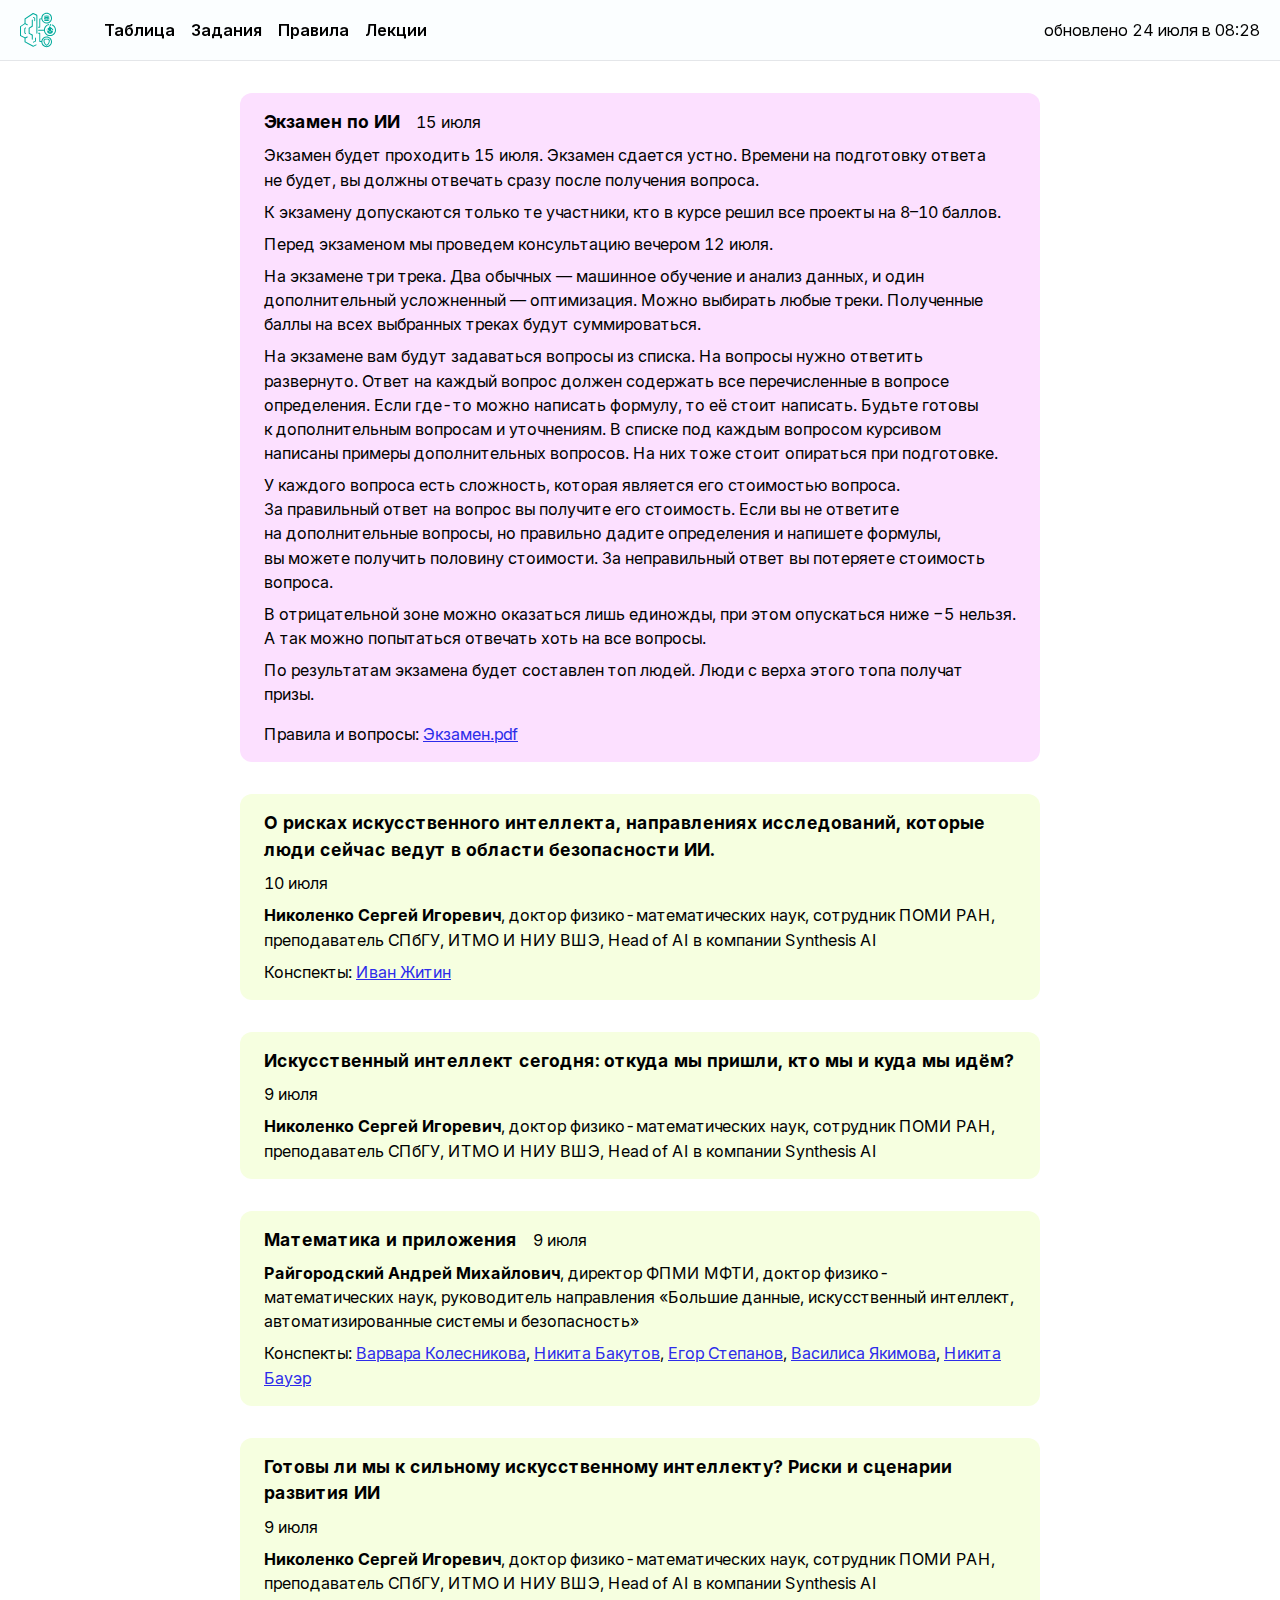
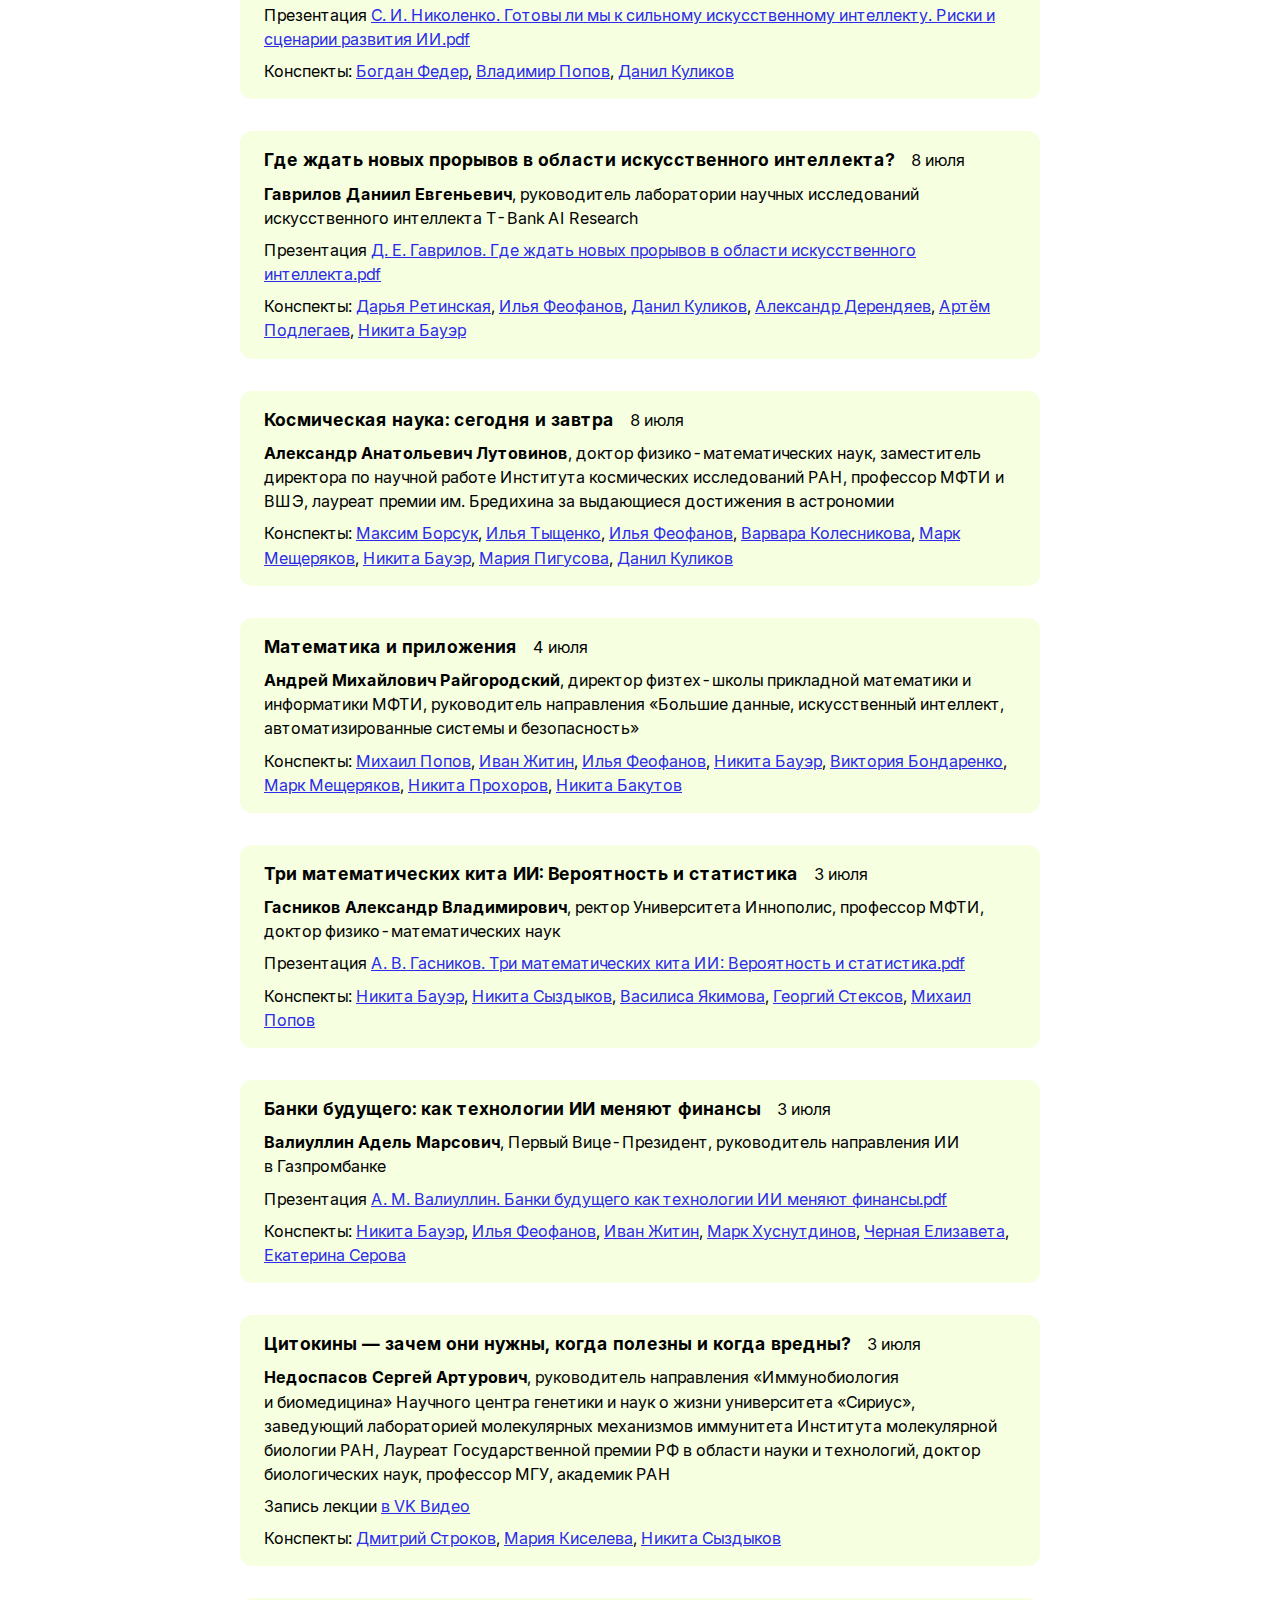
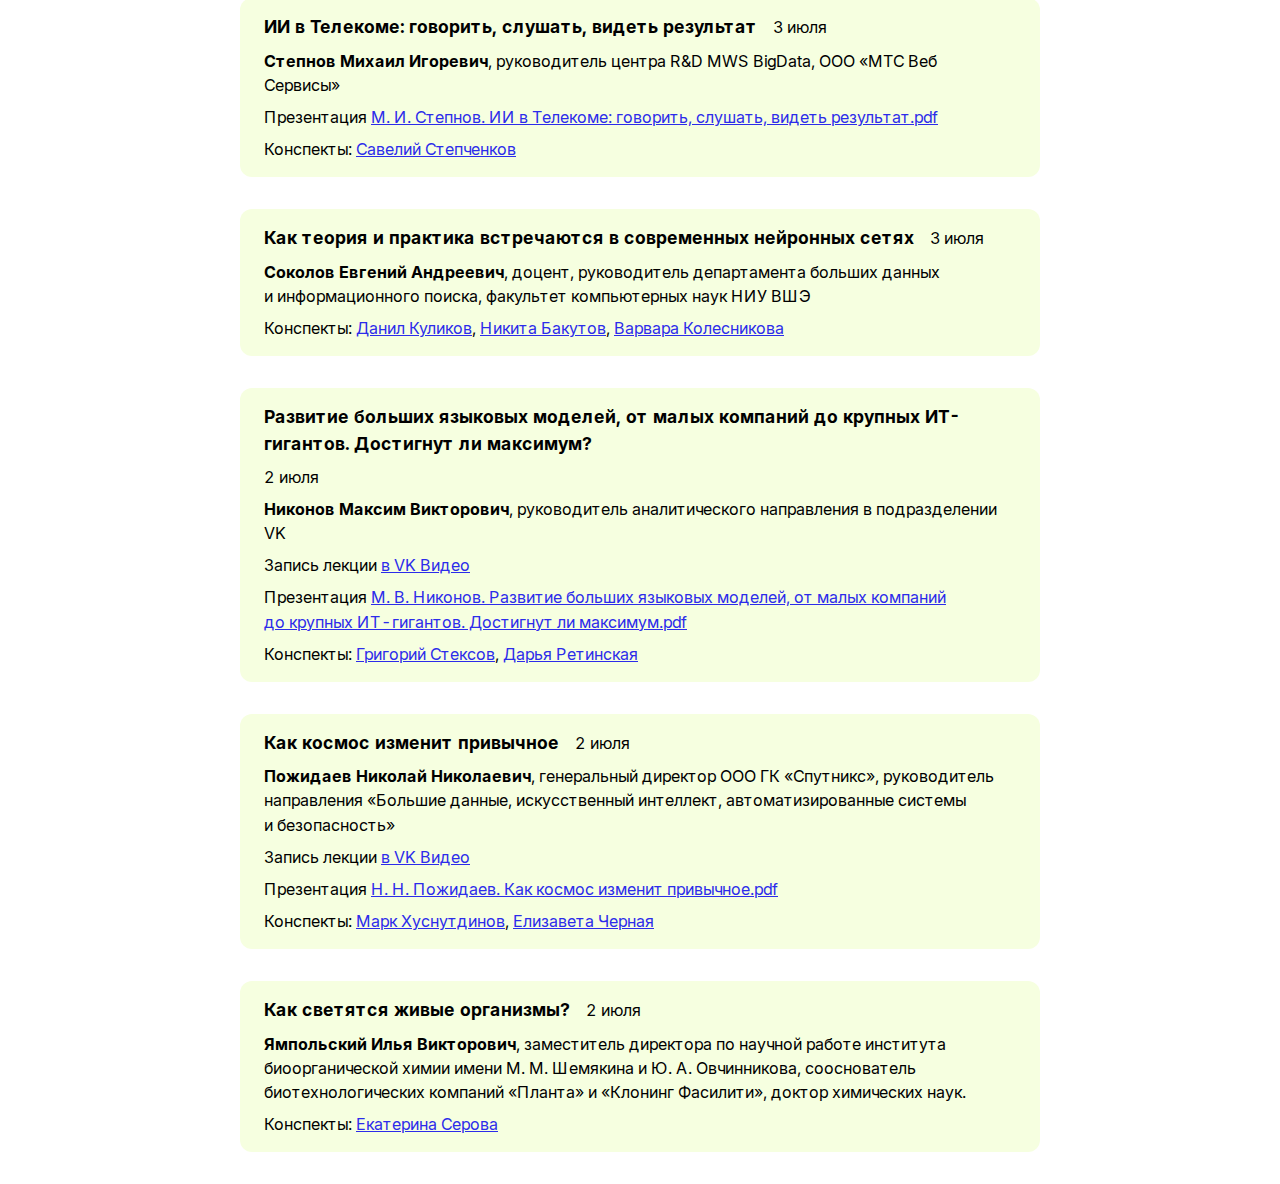
<file: lectures.html>
<!doctype html>
<html lang="en">
<head>
    <meta charset="utf-8"/>
    <link rel="icon" href="./favicon.svg"/>
    <link rel="preload" href="./fonts/inter.css"/>
    <link rel="stylesheet" href="./global.css"/>
    <link rel="stylesheet" href="./table.css"/>
    <meta name="viewport" content="width=device-width, initial-scale=1"/>
    
		<link href="./_app/immutable/assets/0.D1kuvphl.css" rel="stylesheet">
		<link href="./_app/immutable/assets/4.BTN_6BGo.css" rel="stylesheet">
		<link href="./_app/immutable/assets/Task.BSKWQ6-R.css" rel="stylesheet">
		<link href="./_app/immutable/assets/Event.BG4sUvrc.css" rel="stylesheet">
		<link rel="modulepreload" href="./_app/immutable/entry/start.URXIiESb.js">
		<link rel="modulepreload" href="./_app/immutable/chunks/CRhfgw18.js">
		<link rel="modulepreload" href="./_app/immutable/chunks/DDF4m0pS.js">
		<link rel="modulepreload" href="./_app/immutable/chunks/N0EN57gU.js">
		<link rel="modulepreload" href="./_app/immutable/chunks/DN_i9CUo.js">
		<link rel="modulepreload" href="./_app/immutable/chunks/DkZDGAYX.js">
		<link rel="modulepreload" href="./_app/immutable/entry/app.CBVIVUof.js">
		<link rel="modulepreload" href="./_app/immutable/chunks/CWj6FrbW.js">
		<link rel="modulepreload" href="./_app/immutable/chunks/CgBT14Z-.js">
		<link rel="modulepreload" href="./_app/immutable/chunks/CxYviVsr.js">
		<link rel="modulepreload" href="./_app/immutable/nodes/0.PtKaKnrb.js">
		<link rel="modulepreload" href="./_app/immutable/chunks/B23Soj36.js">
		<link rel="modulepreload" href="./_app/immutable/nodes/4.DDonh-GU.js">
		<link rel="modulepreload" href="./_app/immutable/chunks/tKdbv7Tm.js">
		<link rel="modulepreload" href="./_app/immutable/chunks/BhjTlle1.js">
</head>
<body data-sveltekit-preload-data="hover">
<div style="display: contents"><!--[--><!--[--><!----><header class="svelte-1nwtihy"><img src="/favicon.svg" alt="" role="presentation" class="svelte-1nwtihy"/> <nav class="svelte-1nwtihy"><a href="/" class="svelte-1nwtihy">Таблица</a> <a href="/tasks" class="svelte-1nwtihy">Задания</a> <a href="/rules" class="svelte-1nwtihy">Правила</a> <a href="/lectures" class="svelte-1nwtihy">Лекции</a></nav> <div class="updated svelte-1nwtihy">обновлено <!---->24&nbsp;июля&nbsp;в&nbsp;08:28<!----></div></header><!----> <!----><div class="lectures svelte-1qj1jaf"><div class="lecture svelte-1217k8b"><div class="header"><div class="title">Экзамен по ИИ</div> <div>15 июля</div></div> <div><p>Экзамен будет проходить 15 июля. Экзамен сдается устно.
                Времени на подготовку ответа не будет, вы должны отвечать сразу после получения вопроса.</p> <p>К экзамену допускаются только те участники, кто в курсе решил все проекты на 8–10 баллов.</p> <p>Перед экзаменом мы проведем консультацию вечером 12 июля.</p> <p>На экзамене три трека. Два обычных — машинное обучение и анализ данных, и один
                дополнительный усложненный — оптимизация. Можно выбирать любые треки.
                Полученные баллы на всех выбранных треках будут суммироваться.</p> <p>На экзамене вам будут задаваться вопросы из списка. На вопросы нужно ответить развернуто.
                Ответ на каждый вопрос должен содержать все перечисленные в вопросе определения.
                Если где-то можно написать формулу, то её стоит написать. Будьте готовы к дополнительным
                вопросам и уточнениям. В списке под каждым вопросом курсивом написаны примеры
                дополнительных вопросов. На них тоже стоит опираться при подготовке.</p> <p>У каждого вопроса есть сложность, которая является его стоимостью вопроса. За правильный ответ
                на вопрос вы получите его стоимость. Если вы не ответите на дополнительные
                вопросы,
                но правильно дадите определения и напишете формулы, вы можете получить половину
                стоимости. За неправильный ответ вы потеряете стоимость вопроса.</p> <p>В отрицательной зоне можно оказаться лишь единожды, при этом опускаться ниже −5 нельзя.
                А так можно попытаться отвечать хоть на все вопросы.</p> <p>По результатам экзамена будет составлен топ людей. Люди с верха этого топа получат призы.</p></div> <div>Правила и вопросы: <a href="/examen.pdf" download="Экзамен.pdf">Экзамен.pdf</a></div><!----></div><!----> <div class="lecture svelte-saatl2"><div class="header"><div class="title">О рисках искусственного интеллекта, направлениях исследований, которые люди сейчас ведут в области
                безопасности ИИ.</div> <div>10 июля</div></div> <div><b>Николенко Сергей Игоревич</b>,
            доктор физико-математических наук, сотрудник ПОМИ РАН, преподаватель СПбГУ, ИТМО И НИУ ВШЭ, Head of AI в
            компании Synthesis AI</div>    <div>Конспекты: <a href="/lectures/nikolenko3/Иван%20Житин.pdf" download="Конспект лекции С. И. Николенко от Ивана Житина.pdf">Иван Житин</a></div><!----></div><!----> <div class="lecture svelte-saatl2"><div class="header"><div class="title">Искусственный интеллект сегодня: откуда мы пришли, кто мы и куда мы идём?</div> <div>9 июля</div></div> <div><b>Николенко Сергей Игоревич</b>,
            доктор физико-математических наук, сотрудник ПОМИ РАН, преподаватель СПбГУ, ИТМО И НИУ ВШЭ, Head of AI в
            компании Synthesis AI</div><!----></div><!----> <div class="lecture svelte-saatl2"><div class="header"><div class="title">Математика и приложения</div> <div>9 июля</div></div> <div><b>Райгородский Андрей Михайлович</b>,
            директор ФПМИ МФТИ, доктор физико-математических наук, руководитель направления «Большие данные,
            искусственный интеллект, автоматизированные системы и безопасность»</div>    <div>Конспекты: <a href="/lectures/raigorodskii2/Варвара%20Колесникова.pdf" download="Конспект лекции А. М. Райгородского от Варвары Колесниковой.pdf">Варвара Колесникова</a>, <a href="/lectures/raigorodskii2/Никита%20Бакутов.pdf" download="Конспект лекции А. М. Райгородского от Никиты Бакутова.pdf">Никита Бакутов</a>, <a href="/lectures/raigorodskii2/Егор%20Степанов.pdf" download="Конспект лекции А. М. Райгородского от Егора Степанова.pdf">Егор Степанов</a>, <a href="/lectures/raigorodskii2/Василиса%20Якимова.pdf" download="Конспект лекции А. М. Райгородского от Василисы Якимовой.pdf">Василиса Якимова</a>, <a href="/lectures/raigorodskii2/Никита%20Бауэр.pdf" download="Конспект лекции А. М. Райгородского от Никиты Бауэра.pdf">Никита Бауэр</a></div><!----></div><!----> <div class="lecture svelte-saatl2"><div class="header"><div class="title">Готовы ли мы к сильному искусственному интеллекту? Риски и сценарии развития ИИ</div> <div>9 июля</div></div> <div><b>Николенко Сергей Игоревич</b>,
            доктор физико-математических наук, сотрудник ПОМИ РАН, преподаватель СПбГУ, ИТМО И НИУ ВШЭ, Head of AI в
            компании Synthesis AI</div> <div>Презентация <a href="/lectures/nikolenko1/presentation.pdf" download="С. И. Николенко. Готовы ли мы к сильному искусственному интеллекту. Риски и сценарии развития ИИ.pdf">С. И. Николенко. Готовы ли мы к сильному искусственному интеллекту. Риски и сценарии развития ИИ.pdf</a></div> <div>Конспекты: <a href="/lectures/nikolenko1/Богдан%20Федер.pdf" download="Конспект лекции С. И. Николенко от Богдана Федера.pdf">Богдан Федер</a>, <a href="/lectures/nikolenko1/Владимир%20Попов.pdf" download="Конспект лекции С. И. Николенко от Владимира Попова.pdf">Владимир Попов</a>, <a href="/lectures/nikolenko1/Данил%20Куликов.pdf" download="Конспект лекции С. И. Николенко от Данила Куликова.pdf">Данил Куликов</a></div><!----></div><!----> <div class="lecture svelte-saatl2"><div class="header"><div class="title">Где ждать новых прорывов в области искусственного интеллекта?</div> <div>8 июля</div></div> <div><b>Гаврилов Даниил Евгеньевич</b>,
            руководитель лаборатории научных исследований искусственного интеллекта T-Bank AI Research</div> <div>Презентация <a href="/lectures/gavrilov/presentation.pdf" download="Д. Е. Гаврилов. Где ждать новых прорывов в области искусственного интеллекта.pdf">Д. Е. Гаврилов. Где ждать новых прорывов в области искусственного интеллекта.pdf</a></div> <div>Конспекты: <a href="/lectures/gavrilov/Дарья%20Ретинская.pdf" download="Конспект лекции Д. Е. Гаврилова от Дарьи Ретинской.pdf">Дарья Ретинская</a>, <a href="/lectures/gavrilov/Илья%20Феофанов.pdf" download="Конспект лекции Д. Е. Гаврилова от Ильи Феофанова.pdf">Илья Феофанов</a>, <a href="/lectures/gavrilov/Данил%20Куликов.pdf" download="Конспект лекции Д. Е. Гаврилова от Данилы Куликова.pdf">Данил Куликов</a>, <a href="/lectures/gavrilov/Александр%20Дерендяев.pdf" download="Конспект лекции Д. Е. Гаврилова от Александра Дерендяева.pdf">Александр Дерендяев</a>, <a href="/lectures/gavrilov/Артём%20Подлегаев.pdf" download="Конспект лекции Д. Е. Гаврилова от Артёма Подлегаева.pdf">Артём Подлегаев</a>, <a href="/lectures/gavrilov/Никита%20Бауэр.pdf" download="Конспект лекции Д. Е. Гаврилова от Никиты Бауэра.pdf">Никита Бауэр</a></div><!----></div><!----> <div class="lecture svelte-saatl2"><div class="header"><div class="title">Космическая наука: сегодня и завтра</div> <div>8 июля</div></div> <div><b>Александр Анатольевич Лутовинов</b>,
            доктор физико-математических наук, заместитель директора по научной работе Института космических
            исследований РАН, профессор МФТИ и ВШЭ, лауреат премии им. Бредихина за выдающиеся достижения в астрономии</div> <div>Конспекты: <a href="/lectures/lutovinov/Максим%20Борсук.pdf" download="Конспект лекции А. А. Лутовинова от Максима Борсука.pdf">Максим Борсук</a>, <a href="/lectures/lutovinov/Илья%20Тыщенко.pdf" download="Конспект лекции А. А. Лутовинова от Ильи Тыщенко.pdf">Илья Тыщенко</a>, <a href="/lectures/lutovinov/Илья%20Феофанов.pdf" download="Конспект лекции А. А. Лутовинова от Ильи Феофанова.pdf">Илья Феофанов</a>, <a href="/lectures/lutovinov/Варвара%20Колесникова.pdf" download="Конспект лекции А. А. Лутовинова от Варвары Колесниковой.pdf">Варвара Колесникова</a>, <a href="/lectures/lutovinov/Марк%20Мещеряков.pdf" download="Конспект лекции А. А. Лутовинова от Марка Мещерякова.pdf">Марк Мещеряков</a>, <a href="/lectures/lutovinov/Никита%20Бауэр.pdf" download="Конспект лекции А. А. Лутовинова от Никиты Бауэра.pdf">Никита Бауэр</a>, <a href="/lectures/lutovinov/Мария%20Пигусова.pdf" download="Конспект лекции А. А. Лутовинова от Марии Пигусова.pdf">Мария Пигусова</a>, <a href="/lectures/lutovinov/Данил%20Куликов.pdf" download="Конспект лекции А. А. Лутовинова от Данила Куликова.pdf">Данил Куликов</a></div><!----></div><!----> <div class="lecture svelte-saatl2"><div class="header"><div class="title">Математика и приложения</div> <div>4 июля</div></div> <div><b>Андрей Михайлович Райгородский</b>,
            директор физтех-школы прикладной математики и информатики МФТИ, руководитель направления
            «Большие данные, искусственный интеллект, автоматизированные системы и безопасность»</div> <div>Конспекты: <a href="/lectures/raigorodskii1/Михаил%20Попов.pdf" download="Конспект лекции А. М. Райгородского от Михаила Попова.pdf">Михаил Попов</a>, <a href="/lectures/raigorodskii1/Иван%20Житин.pdf" download="Конспект лекции А. М. Райгородского от Ивана Житина.pdf">Иван Житин</a>, <a href="/lectures/raigorodskii1/Илья%20Феофанов.pdf" download="Конспект лекции А. М. Райгородского от Ильи Феофанова.pdf">Илья Феофанов</a>, <a href="/lectures/raigorodskii1/Никита%20Бауэр.pdf" download="Конспект лекции А. М. Райгородского от Никиты Бауэра.pdf">Никита Бауэр</a>, <a href="/lectures/raigorodskii1/Виктория%20Бондаренко.pdf" download="Конспект лекции А. М. Райгородского от Виктории Бондаренко.pdf">Виктория Бондаренко</a>, <a href="/lectures/raigorodskii1/Марк%20Мещеряков.pdf" download="Конспект лекции А. М. Райгородского от Марка Мещерякова.pdf">Марк Мещеряков</a>, <a href="/lectures/raigorodskii1/Никита%20Прохоров.pdf" download="Конспект лекции А. М. Райгородского от Никиты Прохорова.pdf">Никита Прохоров</a>, <a href="/lectures/raigorodskii1/Никита%20Бакутов.pdf" download="Конспект лекции А. М. Райгородского от Никиты Бакутова.pdf">Никита Бакутов</a></div><!----></div><!----> <div class="lecture svelte-saatl2"><div class="header"><div class="title">Три математических кита ИИ: Вероятность и статистика</div> <div>3 июля</div></div> <div><b>Гасников Александр Владимирович</b>,
            ректор Университета Иннополис, профессор МФТИ, доктор физико-математических наук</div> <div>Презентация <a href="/lectures/gasnikov1/presentation.pdf" download="А. В. Гасников. Три математических кита ИИ: Вероятность и статистика.pdf">А. В. Гасников. Три математических кита ИИ: Вероятность и статистика.pdf</a></div> <div>Конспекты: <a href="/lectures/gasnikov1/Никита%20Бауэр.pdf" download="Конспект лекции А. В. Гасникова от Никиты Бауэра.pdf">Никита Бауэр</a>, <a href="/lectures/gasnikov1/Никита%20Сыздыков.pdf" download="Конспект лекции А. В. Гасникова от Никиты Сыздыкова.pdf">Никита Сыздыков</a>, <a href="/lectures/gasnikov1/Василиса%20Якимова.pdf" download="Конспект лекции А. В. Гасникова от Василисы Якимовой.pdf">Василиса Якимова</a>, <a href="/lectures/gasnikov1/Георгий%20Стексов.pdf" download="Конспект лекции А. В. Гасникова от Георгия Стексова.pdf">Георгий Стексов</a>, <a href="/lectures/gasnikov1/Михаил%20Попов.pdf" download="Конспект лекции А. В. Гасникова от Михаила Попова.pdf">Михаил Попов</a></div><!----></div><!----> <div class="lecture svelte-saatl2"><div class="header"><div class="title">Банки будущего: как технологии ИИ меняют финансы</div> <div>3 июля</div></div> <div><b>Валиуллин Адель Марсович</b>,
            Первый Вице-Президент, руководитель направления ИИ в Газпромбанке</div> <div>Презентация <a href="/lectures/valiullin/presentation.pdf" download="А. М. Валиуллин. Банки будущего как технологии ИИ меняют финансы.pdf">А. М. Валиуллин. Банки будущего как технологии ИИ меняют финансы.pdf</a></div> <div>Конспекты: <a href="/lectures/valiullin/Никита%20Бауэр.pdf" download="Конспект лекции А. М. Валиуллина от Никиты Бауэра.pdf">Никита Бауэр</a>, <a href="/lectures/valiullin/Илья%20Феофанов.pdf" download="Конспект лекции А. М. Валиуллина от Ильи Феофанова.pdf">Илья Феофанов</a>, <a href="/lectures/valiullin/Иван%20Житин.pdf" download="Конспект лекции А. М. Валиуллина от Ивана Житина.pdf">Иван Житин</a>, <a href="/lectures/valiullin/Марк%20Хуснутдинов.pdf" download="Конспект лекции А. М. Валиуллина от Марка Хуснутдинов.pdf">Марк Хуснутдинов</a>, <a href="/lectures/valiullin/Черная%20Елизавета.pdf" download="Конспект лекции А. М. Валиуллина от Елизаветы Черной.pdf">Черная Елизавета</a>, <a href="/lectures/valiullin/Екатерина%20Серова.pdf" download="Конспект лекции А. М. Валиуллина от Екатерины Серовой.pdf">Екатерина Серова</a></div><!----></div><!----> <div class="lecture svelte-saatl2"><div class="header"><div class="title">Цитокины — зачем они нужны, когда полезны и когда вредны?</div> <div>3 июля</div></div> <div><b>Недоспасов Сергей Артурович</b>,
            руководитель направления «Иммунобиология и биомедицина» Научного центра генетики и наук
            о жизни
            университета «Сириус», заведующий лабораторией молекулярных механизмов иммунитета
            Института молекулярной биологии РАН, Лауреат Государственной премии РФ в области
            науки и технологий, доктор биологических наук, профессор МГУ, академик РАН</div> <div>Запись лекции <a href="https://vk.com/video-71991592_456243215">в VK Видео</a></div> <div>Конспекты: <a href="/lectures/nedospasov/Дмитрий%20Строков.pdf" download="Конспект лекции С. А. Недоспасова от Дмитрия Строкова.pdf">Дмитрий Строков</a>, <a href="/lectures/nedospasov/Мария%20Киселева.pdf" download="Конспект лекции С. А. Недоспасова от Марии Киселевой.pdf">Мария Киселева</a>, <a href="/lectures/nedospasov/Никита%20Сыздыков.pdf" download="Конспект лекции С. А. Недоспасова от Никиты Сыздыкова.pdf">Никита Сыздыков</a></div><!----></div><!----> <div class="lecture svelte-saatl2"><div class="header"><div class="title">ИИ в Телекоме: говорить, слушать, видеть результат</div> <div>3 июля</div></div> <div><b>Степнов Михаил Игоревич</b>,
            руководитель центра R&amp;D MWS BigData, ООО «МТС Веб Сервисы»</div> <div>Презентация <a href="/lectures/stepnov/presentation.pdf" download="М. И. Степнов. ИИ в Телекоме: говорить, слушать, видеть результат.pdf">М. И. Степнов. ИИ в Телекоме: говорить, слушать, видеть результат.pdf</a></div> <div>Конспекты: <a href="/lectures/stepnov/Савелий%20Степченков.pdf" download="Конспект лекции М. И. Степнов от Савелия Степченкова.pdf">Савелий Степченков</a></div><!----></div><!----> <div class="lecture svelte-saatl2"><div class="header"><div class="title">Как теория и практика встречаются в современных нейронных сетях</div> <div>3 июля</div></div> <div><b>Соколов Евгений Андреевич</b>,
            доцент, руководитель департамента больших данных и информационного поиска, факультет компьютерных наук
            НИУ
            ВШЭ</div> <div>Конспекты: <a href="/lectures/sokolov/Данил%20Куликов.pdf" download="Конспект лекции Е. А. Соколова от Данила Куликова.pdf">Данил Куликов</a>, <a href="/lectures/sokolov/Никита%20Бакутов.pdf" download="Конспект лекции Е. А. Соколова от Никиты Бакутова.pdf">Никита Бакутов</a>, <a href="/lectures/sokolov/Варвара%20Колесникова.pdf" download="Конспект лекции Е. А. Соколова от Варвары Колесниковой.pdf">Варвара Колесникова</a></div><!----></div><!----> <div class="lecture svelte-saatl2"><div class="header"><div class="title">Развитие больших языковых моделей, от малых компаний до крупных ИТ-гигантов. Достигнут ли
                максимум?</div> <div>2 июля</div></div> <div><b>Никонов Максим Викторович</b>,
            руководитель аналитического направления в подразделении VK</div> <div>Запись лекции <a href="https://vk.com/video-71991592_456243211">в VK Видео</a></div> <div>Презентация <a href="/lectures/nikonov/presentation.pdf" download="М. В. Никонов. Развитие больших языковых моделей, от малых компаний до крупных ИТ-гигантов. Достигнут ли максимум.pdf">М. В. Никонов. Развитие больших языковых моделей, от малых компаний до крупных
                ИТ-гигантов. Достигнут ли максимум.pdf</a></div> <div>Конспекты: <a href="/lectures/nikonov/Григорий%20Стексов.pdf" download="Конспект лекции М. В. Никонова от Григория Стексова.pdf">Григорий Стексов</a>, <a href="/lectures/nikonov/Дарья%20Ретинская.pdf" download="Конспект лекции М. В. Никонова от Дарьи Ретинской.pdf">Дарья Ретинская</a></div><!----></div><!----> <div class="lecture svelte-saatl2"><div class="header"><div class="title">Как космос изменит привычное</div> <div>2 июля</div></div> <div><b>Пожидаев Николай Николаевич</b>,
            генеральный директор ООО ГК «Спутникс», руководитель направления «Большие данные,
            искусственный интеллект,
            автоматизированные системы и безопасность»</div> <div>Запись лекции <a href="https://vk.com/video-71991592_456243220">в VK Видео</a></div> <div>Презентация <a href="/lectures/pozhidaev/presentation.pdf" download="Н. Н. Пожидаев. Как космос изменит привычное.pdf">Н. Н. Пожидаев. Как космос изменит привычное.pdf</a></div> <div>Конспекты: <a href="/lectures/pozhidaev/Марк%20Хуснутдинов.pdf" download="Конспект лекции Н. Н. Пожидаева от Марка Хуснутдинова.pdf">Марк Хуснутдинов</a>, <a href="/lectures/pozhidaev/Елизавета%20Черная.pdf" download="Конспект лекции Н. Н. Пожидаева от Елизаветы Черной.pdf">Елизавета Черная</a></div><!----></div><!----> <div class="lecture svelte-saatl2"><div class="header"><div class="title">Как светятся живые организмы?</div> <div>2 июля</div></div> <div><b>Ямпольский Илья Викторович</b>,
            заместитель директора по научной работе института биоорганической химии имени М. М. Шемякина
            и Ю. А.
            Овчинникова, сооснователь биотехнологических компаний «Планта» и «Клонинг Фасилити»,
            доктор химических наук.</div> <div>Конспекты: <a href="/lectures/yampolskij/Екатерина%20Серова.pdf" download="Конспект лекции И. В. Ямпольского от Екатерины Серовой.pdf">Екатерина Серова</a></div><!----></div><!----></div><!----><!----><!----><!--]--> <!--[!--><!--]--><!--]-->
			
			<script>
				{
					__sveltekit_14ec8vv = {
						base: new URL(".", location).pathname.slice(0, -1)
					};

					const element = document.currentScript.parentElement;

					Promise.all([
						import("./_app/immutable/entry/start.URXIiESb.js"),
						import("./_app/immutable/entry/app.CBVIVUof.js")
					]).then(([kit, app]) => {
						kit.start(app, element, {
							node_ids: [0, 4],
							data: [{type:"data",data:{datetime:"24&nbsp;июля&nbsp;в&nbsp;08:28"},uses:{}},null],
							form: null,
							error: null
						});
					});
				}
			</script>
		</div>
</body>
</html>
</file>
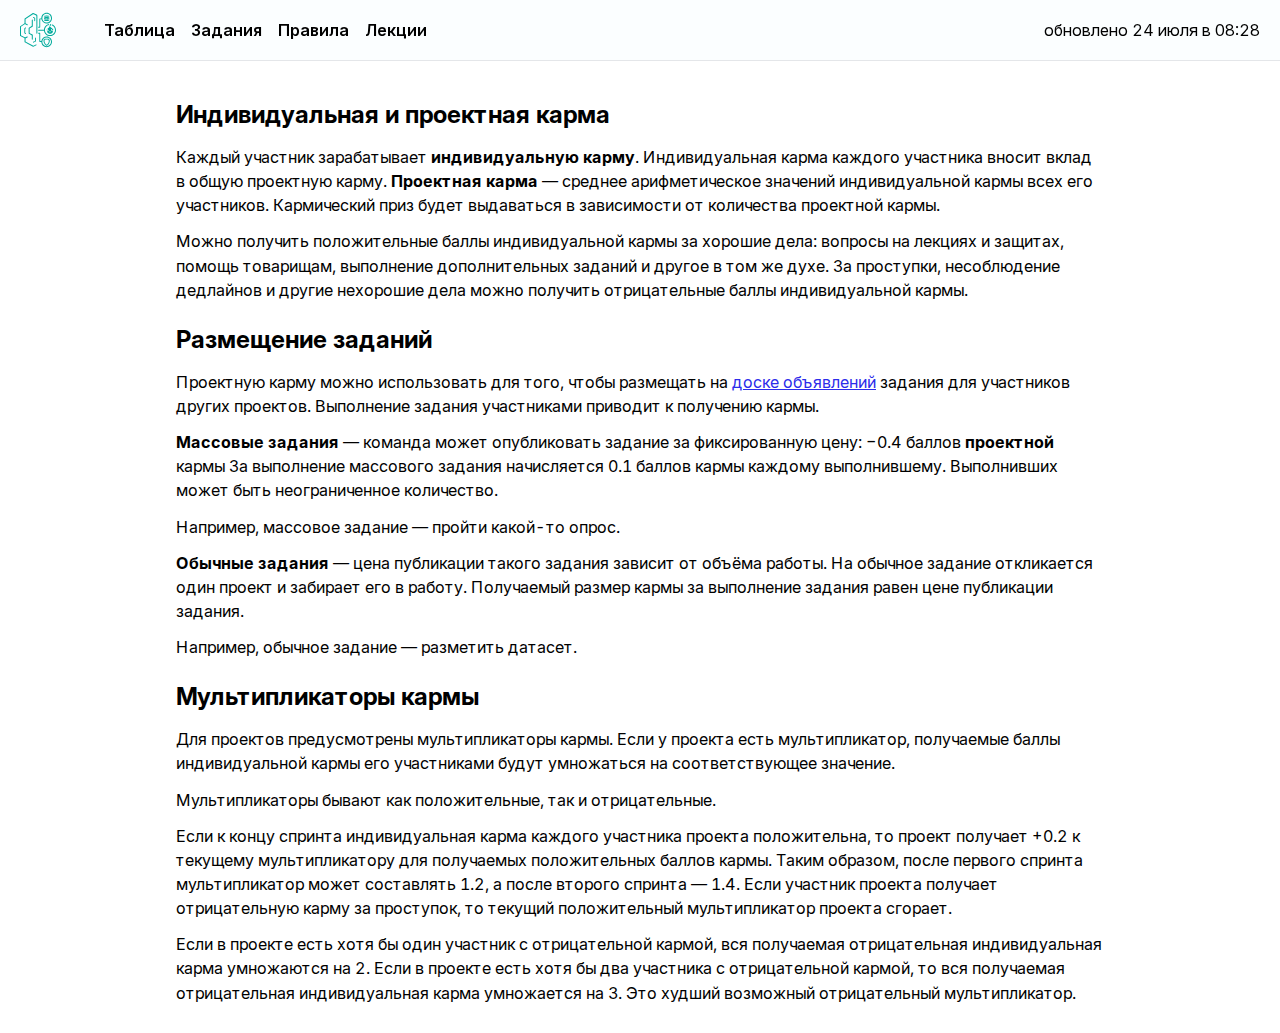
<file: rules.html>
<!doctype html>
<html lang="en">
<head>
    <meta charset="utf-8"/>
    <link rel="icon" href="./favicon.svg"/>
    <link rel="preload" href="./fonts/inter.css"/>
    <link rel="stylesheet" href="./global.css"/>
    <link rel="stylesheet" href="./table.css"/>
    <meta name="viewport" content="width=device-width, initial-scale=1"/>
    
		<link href="./_app/immutable/assets/0.D1kuvphl.css" rel="stylesheet">
		<link href="./_app/immutable/assets/5.DoGofRMG.css" rel="stylesheet">
		<link rel="modulepreload" href="./_app/immutable/entry/start.URXIiESb.js">
		<link rel="modulepreload" href="./_app/immutable/chunks/CRhfgw18.js">
		<link rel="modulepreload" href="./_app/immutable/chunks/DDF4m0pS.js">
		<link rel="modulepreload" href="./_app/immutable/chunks/N0EN57gU.js">
		<link rel="modulepreload" href="./_app/immutable/chunks/DN_i9CUo.js">
		<link rel="modulepreload" href="./_app/immutable/chunks/DkZDGAYX.js">
		<link rel="modulepreload" href="./_app/immutable/entry/app.CBVIVUof.js">
		<link rel="modulepreload" href="./_app/immutable/chunks/CWj6FrbW.js">
		<link rel="modulepreload" href="./_app/immutable/chunks/CgBT14Z-.js">
		<link rel="modulepreload" href="./_app/immutable/chunks/CxYviVsr.js">
		<link rel="modulepreload" href="./_app/immutable/nodes/0.PtKaKnrb.js">
		<link rel="modulepreload" href="./_app/immutable/chunks/B23Soj36.js">
		<link rel="modulepreload" href="./_app/immutable/nodes/5.CS0YlCDt.js">
		<link rel="modulepreload" href="./_app/immutable/chunks/tKdbv7Tm.js">
</head>
<body data-sveltekit-preload-data="hover">
<div style="display: contents"><!--[--><!--[--><!----><header class="svelte-1nwtihy"><img src="/favicon.svg" alt="" role="presentation" class="svelte-1nwtihy"/> <nav class="svelte-1nwtihy"><a href="/" class="svelte-1nwtihy">Таблица</a> <a href="/tasks" class="svelte-1nwtihy">Задания</a> <a href="/rules" class="svelte-1nwtihy">Правила</a> <a href="/lectures" class="svelte-1nwtihy">Лекции</a></nav> <div class="updated svelte-1nwtihy">обновлено <!---->24&nbsp;июля&nbsp;в&nbsp;08:28<!----></div></header><!----> <!----><article class="svelte-i7fo5p"><h1 class="svelte-i7fo5p">Индивидуальная и проектная карма</h1> <p class="svelte-i7fo5p">Каждый участник зарабатывает <b>индивидуальную карму</b>.
        Индивидуальная карма каждого участника вносит вклад в общую проектную карму. <b>Проектная карма</b> — среднее арифметическое значений индивидуальной кармы всех его участников.
        Кармический приз будет выдаваться в зависимости от количества проектной кармы.</p> <p class="svelte-i7fo5p">Можно получить положительные баллы индивидуальной кармы за хорошие дела: вопросы на лекциях и защитах,
        помощь
        товарищам, выполнение дополнительных заданий и другое в том же духе. За проступки,
        несоблюдение дедлайнов и
        другие нехорошие дела можно получить отрицательные баллы индивидуальной кармы.</p> <h1 class="svelte-i7fo5p">Размещение заданий</h1> <p class="svelte-i7fo5p">Проектную карму можно использовать для того, чтобы размещать на <a href="tasks">доске объявлений</a> задания для участников других проектов.
        Выполнение задания участниками приводит к получению кармы.</p> <p class="svelte-i7fo5p"><b>Массовые задания</b> — команда может опубликовать задание за фиксированную цену: −0.4
        баллов <b>проектной</b> кармы За выполнение массового задания начисляется 0.1 баллов
        кармы каждому выполнившему. Выполнивших может быть неограниченное количество.</p> <p class="svelte-i7fo5p">Например, массовое задание — пройти какой-то опрос.</p> <p class="svelte-i7fo5p"><b>Обычные задания</b> — цена публикации такого задания зависит от объёма работы. На обычное
        задание откликается
        один
        проект и забирает его в работу. Получаемый размер кармы за выполнение задания равен цене
        публикации
        задания.</p> <p class="svelte-i7fo5p">Например, обычное задание — разметить датасет.</p> <h1 class="svelte-i7fo5p">Мультипликаторы кармы</h1> <p class="svelte-i7fo5p">Для проектов предусмотрены мультипликаторы кармы. Если у проекта есть мультипликатор, получаемые баллы
        индивидуальной кармы его участниками будут умножаться на соответствующее значение.</p> <p class="svelte-i7fo5p">Мультипликаторы бывают как положительные, так и отрицательные.</p> <p class="svelte-i7fo5p">Если к концу спринта индивидуальная карма каждого участника проекта положительна, то проект получает
        +0.2 к
        текущему мультипликатору для получаемых положительных баллов кармы. Таким образом, после первого спринта
        мультипликатор может составлять 1.2, а после второго спринта — 1.4. Если участник проекта
        получает
        отрицательную
        карму за проступок, то текущий положительный мультипликатор проекта сгорает.</p> <p class="svelte-i7fo5p">Если в проекте есть хотя бы один участник с отрицательной кармой, вся получаемая отрицательная
        индивидуальная
        карма умножаются на 2. Если в проекте есть хотя бы два участника с отрицательной кармой, то вся
        получаемая
        отрицательная индивидуальная карма умножается на 3. Это худший возможный отрицательный мультипликатор.</p></article><!----><!----><!----><!--]--> <!--[!--><!--]--><!--]-->
			
			<script>
				{
					__sveltekit_14ec8vv = {
						base: new URL(".", location).pathname.slice(0, -1)
					};

					const element = document.currentScript.parentElement;

					Promise.all([
						import("./_app/immutable/entry/start.URXIiESb.js"),
						import("./_app/immutable/entry/app.CBVIVUof.js")
					]).then(([kit, app]) => {
						kit.start(app, element, {
							node_ids: [0, 5],
							data: [{type:"data",data:{datetime:"24&nbsp;июля&nbsp;в&nbsp;08:28"},uses:{}},null],
							form: null,
							error: null
						});
					});
				}
			</script>
		</div>
</body>
</html>
</file>
<file: fonts/inter.css>
@font-face {
  font-family: InterVariable;
  font-style: normal;
  font-weight: 100 900;
  font-display: swap;
  src: url("InterVariable.woff2") format("woff2");
}
@font-face {
  font-family: InterVariable;
  font-style: italic;
  font-weight: 100 900;
  font-display: swap;
  src: url("InterVariable-Italic.woff2") format("woff2");
}

/* static fonts */
@font-face { font-family: "Inter"; font-style: normal; font-weight: 100; font-display: swap; src: url("Inter-Thin.woff2") format("woff2"); }
@font-face { font-family: "Inter"; font-style: italic; font-weight: 100; font-display: swap; src: url("Inter-ThinItalic.woff2") format("woff2"); }
@font-face { font-family: "Inter"; font-style: normal; font-weight: 200; font-display: swap; src: url("Inter-ExtraLight.woff2") format("woff2"); }
@font-face { font-family: "Inter"; font-style: italic; font-weight: 200; font-display: swap; src: url("Inter-ExtraLightItalic.woff2") format("woff2"); }
@font-face { font-family: "Inter"; font-style: normal; font-weight: 300; font-display: swap; src: url("Inter-Light.woff2") format("woff2"); }
@font-face { font-family: "Inter"; font-style: italic; font-weight: 300; font-display: swap; src: url("Inter-LightItalic.woff2") format("woff2"); }
@font-face { font-family: "Inter"; font-style: normal; font-weight: 400; font-display: swap; src: url("Inter-Regular.woff2") format("woff2"); }
@font-face { font-family: "Inter"; font-style: italic; font-weight: 400; font-display: swap; src: url("Inter-Italic.woff2") format("woff2"); }
@font-face { font-family: "Inter"; font-style: normal; font-weight: 500; font-display: swap; src: url("Inter-Medium.woff2") format("woff2"); }
@font-face { font-family: "Inter"; font-style: italic; font-weight: 500; font-display: swap; src: url("Inter-MediumItalic.woff2") format("woff2"); }
@font-face { font-family: "Inter"; font-style: normal; font-weight: 600; font-display: swap; src: url("Inter-SemiBold.woff2") format("woff2"); }
@font-face { font-family: "Inter"; font-style: italic; font-weight: 600; font-display: swap; src: url("Inter-SemiBoldItalic.woff2") format("woff2"); }
@font-face { font-family: "Inter"; font-style: normal; font-weight: 700; font-display: swap; src: url("Inter-Bold.woff2") format("woff2"); }
@font-face { font-family: "Inter"; font-style: italic; font-weight: 700; font-display: swap; src: url("Inter-BoldItalic.woff2") format("woff2"); }
@font-face { font-family: "Inter"; font-style: normal; font-weight: 800; font-display: swap; src: url("Inter-ExtraBold.woff2") format("woff2"); }
@font-face { font-family: "Inter"; font-style: italic; font-weight: 800; font-display: swap; src: url("Inter-ExtraBoldItalic.woff2") format("woff2"); }
@font-face { font-family: "Inter"; font-style: normal; font-weight: 900; font-display: swap; src: url("Inter-Black.woff2") format("woff2"); }
@font-face { font-family: "Inter"; font-style: italic; font-weight: 900; font-display: swap; src: url("Inter-BlackItalic.woff2") format("woff2"); }
@font-face { font-family: "InterDisplay"; font-style: normal; font-weight: 100; font-display: swap; src: url("InterDisplay-Thin.woff2") format("woff2"); }
@font-face { font-family: "InterDisplay"; font-style: italic; font-weight: 100; font-display: swap; src: url("InterDisplay-ThinItalic.woff2") format("woff2"); }
@font-face { font-family: "InterDisplay"; font-style: normal; font-weight: 200; font-display: swap; src: url("InterDisplay-ExtraLight.woff2") format("woff2"); }
@font-face { font-family: "InterDisplay"; font-style: italic; font-weight: 200; font-display: swap; src: url("InterDisplay-ExtraLightItalic.woff2") format("woff2"); }
@font-face { font-family: "InterDisplay"; font-style: normal; font-weight: 300; font-display: swap; src: url("InterDisplay-Light.woff2") format("woff2"); }
@font-face { font-family: "InterDisplay"; font-style: italic; font-weight: 300; font-display: swap; src: url("InterDisplay-LightItalic.woff2") format("woff2"); }
@font-face { font-family: "InterDisplay"; font-style: normal; font-weight: 400; font-display: swap; src: url("InterDisplay-Regular.woff2") format("woff2"); }
@font-face { font-family: "InterDisplay"; font-style: italic; font-weight: 400; font-display: swap; src: url("InterDisplay-Italic.woff2") format("woff2"); }
@font-face { font-family: "InterDisplay"; font-style: normal; font-weight: 500; font-display: swap; src: url("InterDisplay-Medium.woff2") format("woff2"); }
@font-face { font-family: "InterDisplay"; font-style: italic; font-weight: 500; font-display: swap; src: url("InterDisplay-MediumItalic.woff2") format("woff2"); }
@font-face { font-family: "InterDisplay"; font-style: normal; font-weight: 600; font-display: swap; src: url("InterDisplay-SemiBold.woff2") format("woff2"); }
@font-face { font-family: "InterDisplay"; font-style: italic; font-weight: 600; font-display: swap; src: url("InterDisplay-SemiBoldItalic.woff2") format("woff2"); }
@font-face { font-family: "InterDisplay"; font-style: normal; font-weight: 700; font-display: swap; src: url("InterDisplay-Bold.woff2") format("woff2"); }
@font-face { font-family: "InterDisplay"; font-style: italic; font-weight: 700; font-display: swap; src: url("InterDisplay-BoldItalic.woff2") format("woff2"); }
@font-face { font-family: "InterDisplay"; font-style: normal; font-weight: 800; font-display: swap; src: url("InterDisplay-ExtraBold.woff2") format("woff2"); }
@font-face { font-family: "InterDisplay"; font-style: italic; font-weight: 800; font-display: swap; src: url("InterDisplay-ExtraBoldItalic.woff2") format("woff2"); }
@font-face { font-family: "InterDisplay"; font-style: normal; font-weight: 900; font-display: swap; src: url("InterDisplay-Black.woff2") format("woff2"); }
@font-face { font-family: "InterDisplay"; font-style: italic; font-weight: 900; font-display: swap; src: url("InterDisplay-BlackItalic.woff2") format("woff2"); }

@font-feature-values InterVariable {
    @character-variant {
        cv01: 1; cv02: 2; cv03: 3; cv04: 4; cv05: 5; cv06: 6; cv07: 7; cv08: 8;
        cv09: 9; cv10: 10; cv11: 11; cv12: 12; cv13: 13;
        alt-1:            1; /* Alternate one */
        alt-3:            9; /* Flat-top three */
        open-4:           2; /* Open four */
        open-6:           3; /* Open six */
        open-9:           4; /* Open nine */
        lc-l-with-tail:   5; /* Lower-case L with tail */
        simplified-u:     6; /* Simplified u */
        alt-double-s:     7; /* Alternate German double s */
        uc-i-with-serif:  8; /* Upper-case i with serif */
        uc-g-with-spur:  10; /* Capital G with spur */
        single-story-a:  11; /* Single-story a */
        compact-lc-f:    12; /* Compact f */
        compact-lc-t:    13; /* Compact t */
    }
    @styleset {
        ss01: 1; ss02: 2; ss03: 3; ss04: 4; ss05: 5; ss06: 6; ss07: 7; ss08: 8;
        open-digits: 1;                /* Open digits */
        disambiguation: 2;             /* Disambiguation (with zero) */
        disambiguation-except-zero: 4; /* Disambiguation (no zero) */
        round-quotes-and-commas: 3;    /* Round quotes &amp; commas */
        square-punctuation: 7;         /* Square punctuation */
        square-quotes: 8;              /* Square quotes */
        circled-characters: 5;         /* Circled characters */
        squared-characters: 6;         /* Squared characters */
    }
}
@font-feature-values Inter {
    @character-variant {
        cv01: 1; cv02: 2; cv03: 3; cv04: 4; cv05: 5; cv06: 6; cv07: 7; cv08: 8;
        cv09: 9; cv10: 10; cv11: 11; cv12: 12; cv13: 13;
        alt-1:            1; /* Alternate one */
        alt-3:            9; /* Flat-top three */
        open-4:           2; /* Open four */
        open-6:           3; /* Open six */
        open-9:           4; /* Open nine */
        lc-l-with-tail:   5; /* Lower-case L with tail */
        simplified-u:     6; /* Simplified u */
        alt-double-s:     7; /* Alternate German double s */
        uc-i-with-serif:  8; /* Upper-case i with serif */
        uc-g-with-spur:  10; /* Capital G with spur */
        single-story-a:  11; /* Single-story a */
        compact-lc-f:    12; /* Compact f */
        compact-lc-t:    13; /* Compact t */
    }
    @styleset {
        ss01: 1; ss02: 2; ss03: 3; ss04: 4; ss05: 5; ss06: 6; ss07: 7; ss08: 8;
        open-digits: 1;                /* Open digits */
        disambiguation: 2;             /* Disambiguation (with zero) */
        disambiguation-except-zero: 4; /* Disambiguation (no zero) */
        round-quotes-and-commas: 3;    /* Round quotes &amp; commas */
        square-punctuation: 7;         /* Square punctuation */
        square-quotes: 8;              /* Square quotes */
        circled-characters: 5;         /* Circled characters */
        squared-characters: 6;         /* Squared characters */
    }
}
@font-feature-values InterDisplay {
    @character-variant {
        cv01: 1; cv02: 2; cv03: 3; cv04: 4; cv05: 5; cv06: 6; cv07: 7; cv08: 8;
        cv09: 9; cv10: 10; cv11: 11; cv12: 12; cv13: 13;
        alt-1:            1; /* Alternate one */
        alt-3:            9; /* Flat-top three */
        open-4:           2; /* Open four */
        open-6:           3; /* Open six */
        open-9:           4; /* Open nine */
        lc-l-with-tail:   5; /* Lower-case L with tail */
        simplified-u:     6; /* Simplified u */
        alt-double-s:     7; /* Alternate German double s */
        uc-i-with-serif:  8; /* Upper-case i with serif */
        uc-g-with-spur:  10; /* Capital G with spur */
        single-story-a:  11; /* Single-story a */
        compact-lc-f:    12; /* Compact f */
        compact-lc-t:    13; /* Compact t */
    }
    @styleset {
        ss01: 1; ss02: 2; ss03: 3; ss04: 4; ss05: 5; ss06: 6; ss07: 7; ss08: 8;
        open-digits: 1;                /* Open digits */
        disambiguation: 2;             /* Disambiguation (with zero) */
        disambiguation-except-zero: 4; /* Disambiguation (no zero) */
        round-quotes-and-commas: 3;    /* Round quotes &amp; commas */
        square-punctuation: 7;         /* Square punctuation */
        square-quotes: 8;              /* Square quotes */
        circled-characters: 5;         /* Circled characters */
        squared-characters: 6;         /* Squared characters */
    }
}
</file>
<file: global.css>
@import "fonts/inter.css";

html,
body {
    max-width: 100vw;
    margin: 0;
}

* {
    box-sizing: border-box;
    padding: 0;
    margin: 0;
}

:root {
    font-family: "Inter", sans-serif;
}

@supports (font-variation-settings: normal) {
    :root {
        font-family: "InterVariable", sans-serif;
        font-optical-sizing: auto;
    }
}


body {
    cursor: default;
    font-feature-settings: "tnum";

    font-size: 16.1px;
    line-height: 1.5;
    font-weight: 400;

    @media (max-width: 767px) {
        font-size: 14.1px;
    }

    /*font-synthesis: none;*/
    /*text-rendering: optimizeLegibility;*/
    /*-webkit-font-smoothing: antialiased;*/
    /*-moz-osx-font-smoothing: grayscale;*/
}

a {
    color: #2c2cea;

    &:hover {
        color: #5b5bd6;
    }
}

.contact a {
    text-decoration: none;
}
</file>
<file: table.css>
.wrapper {
    overflow-x: scroll;
    position: relative;

    white-space: nowrap;

    margin: 1rem;
}


table {
    border-collapse: collapse;
    max-width: calc(100vw - 2rem);
    margin: auto;
}


th {
    font-weight: 500;

    &.first, &.second {
        @media screen and (min-width: 768px) {
            position: sticky;
        }
        background: white;
    }

    &.first {
        width: 13rem;
        max-width: 13rem;
        min-width: 13rem;
        left: 0;
    }

    &.second {
        width: 4rem;
        left: 13rem;
        padding-right: 1rem;
    }

    &.student {
        text-align: start;
    }
}

td .cell, th {
    padding: 0.2rem 0.5rem;
}

.record, .zero {
    width: 25.1833px
}

tr.project {
    th {
        padding-top: 1.75rem;
    }

    .name {
        font-weight: 800;
        font-size: 1.2rem;

        &.small {
            font-size: 1rem;
        }
    }

    .stat {
        font-weight: 800;
        font-size: 1.2rem;
        text-align: center;
    }
}

.cell {
    display: flex;
    justify-content: center;
    gap: 0.5rem;
}

td {
    border-left: 1px solid #aaa;
}

td:nth-child(3),
td:nth-child(11),
td:nth-child(18) {
    border-left: 3px solid #999;
}

td:nth-child(10),
td:nth-child(17),
td:nth-child(24) {
    background: #ddd;
}

.current {
    background: #d0ffcc !important;
}
</file>
<file: _app/immutable/assets/0.D1kuvphl.css>
@media (max-width: 767px){img.svelte-1nwtihy{display:none}}header.svelte-1nwtihy{top:0;position:sticky;z-index:3;display:flex;flex-wrap:wrap;column-gap:3rem;row-gap:.25rem;align-items:center;padding:.75rem 1.25rem;border-bottom:1px solid #0f172a1a;background:color-mix(in oklab,#fafdff 75%,transparent);-webkit-backdrop-filter:blur(.75rem);backdrop-filter:blur(.75rem);min-height:3.75rem;width:100%}@media (max-width: 767px){header.svelte-1nwtihy{gap:1.5rem}}header.svelte-1nwtihy>img:where(.svelte-1nwtihy){pointer-events:none;height:2.25rem;width:2.25rem}header.svelte-1nwtihy>nav:where(.svelte-1nwtihy){display:flex;gap:1rem;font-weight:600}@media (max-width: 48rem){header.svelte-1nwtihy{position:static}}.updated.svelte-1nwtihy{flex:1;text-align:end}@media (max-width: 767px){.updated.svelte-1nwtihy{font-size:.8rem}}a.svelte-1nwtihy{color:unset;text-decoration:unset}a.svelte-1nwtihy:hover{color:#2c2cea}
</file>
<file: _app/immutable/assets/2.CNqHD_Rc.css>
.tooltip.svelte-twhlfe .floating:where(.svelte-twhlfe){z-index:999;font-size:.85rem;max-width:24rem;border-radius:.25rem;padding:.25rem .5rem;background:#f3f4f6;filter:drop-shadow(0 .15rem .25rem color-mix(in oklab,#6b7280 25%,transparent))}.comment-list.svelte-15qybjr{display:grid;grid-template-columns:auto auto;column-gap:.3rem}.comment-list.svelte-15qybjr span:where(.svelte-15qybjr){justify-self:center}.record.svelte-15qybjr{display:flex;align-items:center;justify-content:center}span.svelte-15qybjr{font-weight:800}.negative.svelte-15qybjr{color:#ef4444}.positive.svelte-15qybjr{color:#22c55e}.zero.svelte-15qybjr{color:#aaa;text-align:center}svg.svelte-7yduu7{display:inline;vertical-align:super}
</file>
<file: _app/immutable/assets/4.BTN_6BGo.css>
.lecture.svelte-saatl2{width:min(100%,50rem);background:#f6ffe0;padding:1rem 1.5rem;border-radius:.75rem;display:flex;flex-direction:column;gap:.5rem}.header{display:flex;flex-direction:row;align-items:baseline;column-gap:1rem;row-gap:.5rem;flex-wrap:wrap}.header .title{font-weight:700;font-size:1.1rem}p{margin-bottom:.5rem}.lectures.svelte-1qj1jaf{padding:2rem 0;display:flex;flex-direction:column;align-items:center;justify-content:center;gap:2rem}
</file>
<file: _app/immutable/assets/Task.BSKWQ6-R.css>
.task.svelte-11hl4ri{max-width:50rem;background:#e0fff9;padding:1rem 1.5rem;border-radius:.75rem;display:flex;flex-direction:column;gap:.5rem}.description.svelte-11hl4ri{white-space:break-spaces}.header.svelte-11hl4ri{display:flex;flex-direction:row;align-items:baseline;column-gap:1rem;row-gap:.5rem;flex-wrap:wrap}.title.svelte-11hl4ri{font-weight:700;font-size:1.1rem}.footer.svelte-11hl4ri{text-align:end}.inactive.svelte-11hl4ri{opacity:.3}
</file>
<file: _app/immutable/assets/Event.BG4sUvrc.css>
.lecture.svelte-1217k8b{width:min(100%,50rem);background:#fce0ff;padding:1rem 1.5rem;border-radius:.75rem;display:flex;flex-direction:column;gap:.5rem}.header{display:flex;flex-direction:row;align-items:baseline;column-gap:1rem;row-gap:.5rem;flex-wrap:wrap}.header .title{font-weight:700;font-size:1.1rem}p{margin-bottom:.5rem}
</file>
<file: _app/immutable/assets/5.DoGofRMG.css>
article.svelte-i7fo5p{max-width:60rem;margin:0 auto;padding:1rem}h1.svelte-i7fo5p{font-size:1.5rem;margin:1.25rem 0 .75rem}p.svelte-i7fo5p{margin:.75rem 0}
</file>
